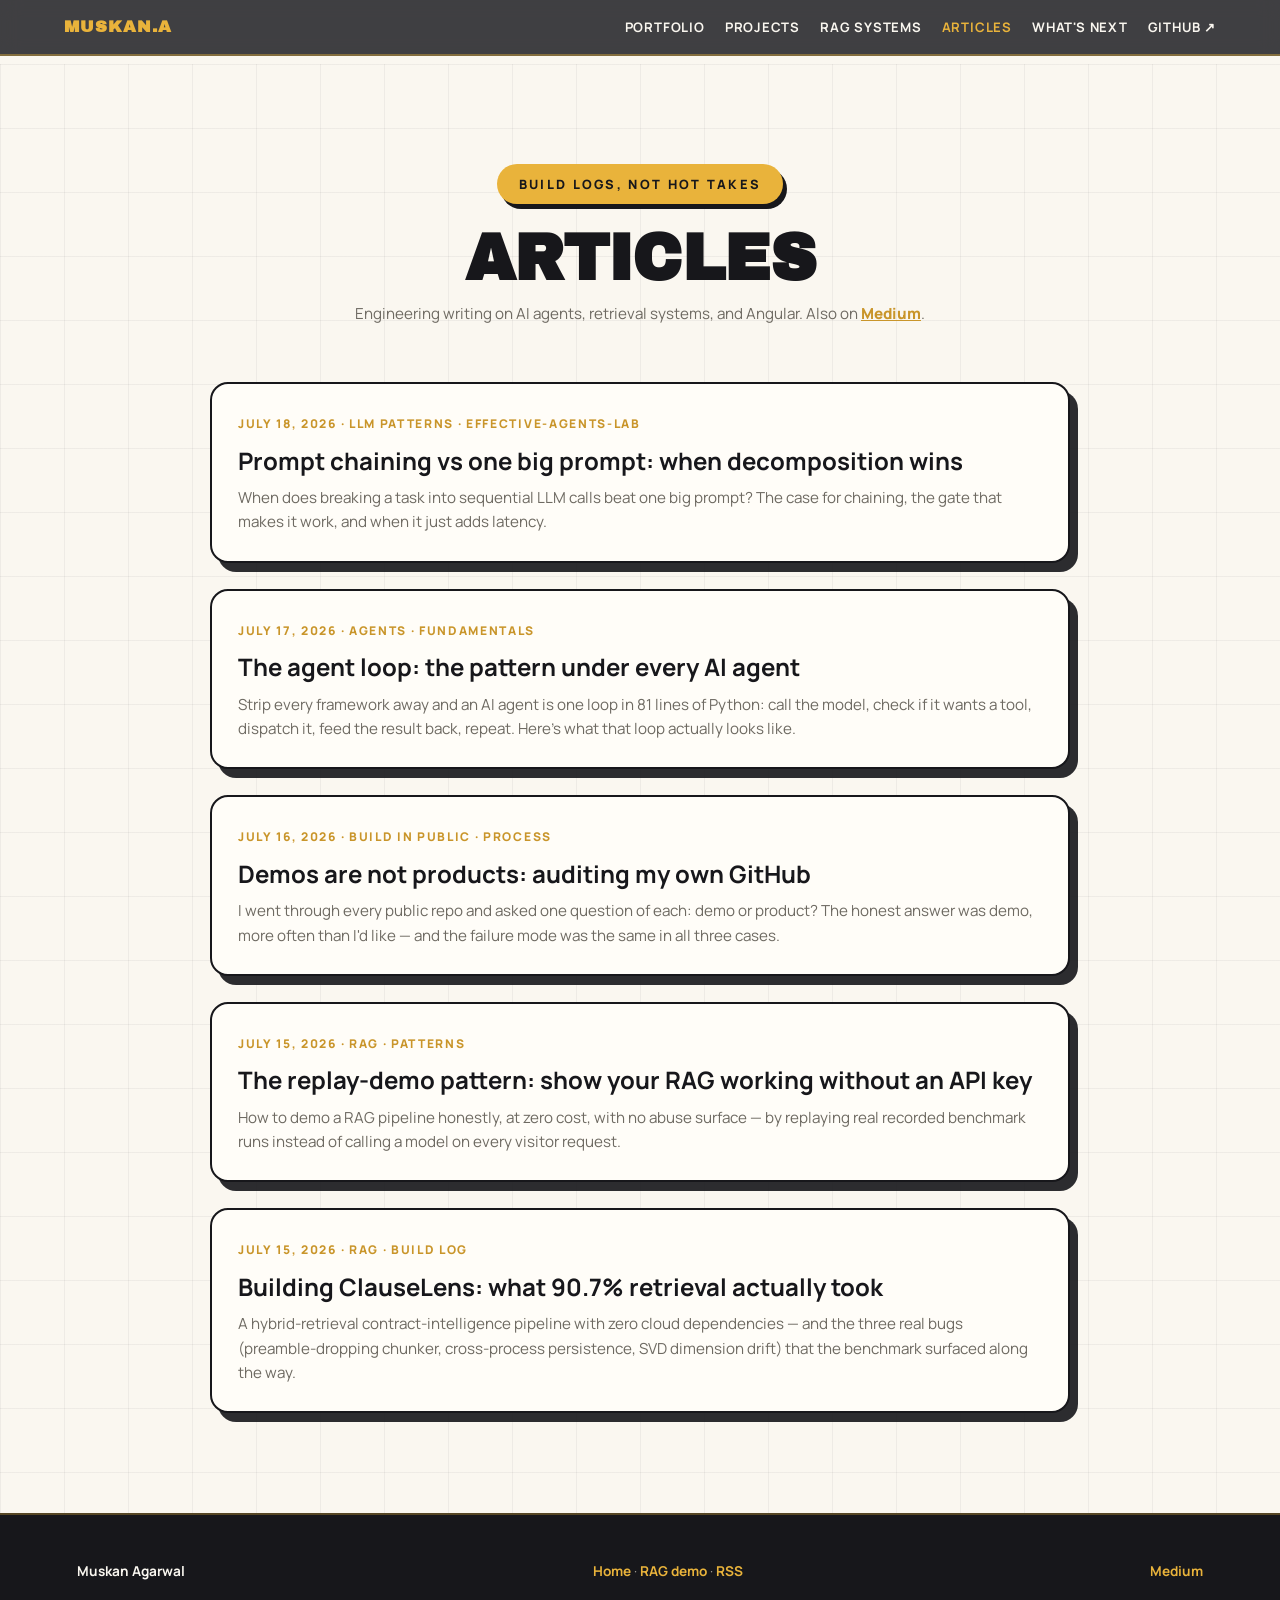
<file: articles/index.html>
<!DOCTYPE html>
<html lang="en">
<head>
<meta charset="UTF-8">
<meta name="viewport" content="width=device-width, initial-scale=1.0">
<title>Articles — Muskan Agarwal</title>
<meta name="description" content="Engineering writing by Muskan Agarwal: AI agents, RAG systems, Angular performance, and honest build logs. New posts near-daily.">
<link rel="canonical" href="https://muskanagarwal.dev/articles/">
<meta property="og:type" content="website">
<meta property="og:title" content="Articles — Muskan Agarwal">
<meta property="og:description" content="AI agents, RAG systems, Angular performance, honest build logs.">
<meta property="og:url" content="https://muskanagarwal.dev/articles/">
<meta property="og:image" content="https://muskanagarwal.dev/assets/og/articles.png">
<meta name="twitter:image" content="https://muskanagarwal.dev/assets/og/articles.png">
<link rel="icon" type="image/svg+xml" href="/assets/favicon.svg">
<link rel="apple-touch-icon" href="/assets/apple-touch-icon.png">
<link rel="alternate" type="application/rss+xml" title="Muskan Agarwal — Articles" href="/articles/feed.xml">
<link rel="preconnect" href="https://fonts.googleapis.com">
<link rel="preconnect" href="https://fonts.gstatic.com" crossorigin>
<link href="https://fonts.googleapis.com/css2?family=Archivo+Black&family=Manrope:wght@400;600;700;800&display=swap" rel="stylesheet">
<link rel="stylesheet" href="/assets/site.css">
<style>
  .post-list{max-width:860px;margin:56px auto 0;text-align:left;display:flex;flex-direction:column;gap:26px}
  .post{display:block;text-decoration:none;color:var(--ink)}
  .post .date{font-size:.75rem;font-weight:800;letter-spacing:.14em;text-transform:uppercase;color:var(--gold-deep)}
  .post h2{font-size:1.5rem;margin:6px 0}
  .post p{color:var(--muted);font-size:.95rem}
  .post:hover h2{color:var(--gold-deep)}
</style>
</head>
<body>
<nav class="site-nav" aria-label="Main">
  <a class="logo" href="/">MUSKAN.A</a>
  <div class="links">
    <a href="/portfolio/">Portfolio</a><a href="/projects/">Projects</a><a href="/systems/">RAG Systems</a>
    <a href="/articles/" aria-current="page">Articles</a><a href="/plans/">What's Next</a>
    <a href="https://github.com/itsmuskanagarwal" rel="noopener" target="_blank">GitHub ↗</a>
  </div>
</nav>
<div class="nav-pad"></div>

<main class="section grid-paper center">
  <span class="kicker">Build logs, not hot takes</span>
  <h1 class="display sec-title">Articles</h1>
  <p class="sec-sub">Engineering writing on AI agents, retrieval systems, and Angular. Also on <a href="https://medium.com/@developerwhoismean" rel="noopener" style="color:var(--gold-deep);font-weight:800">Medium</a>.</p>

  <div class="post-list">
    <a class="post card" href="/articles/prompt-chaining-vs-monolith/">
      <span class="date">July 18, 2026 · LLM Patterns · effective-agents-lab</span>
      <h2>Prompt chaining vs one big prompt: when decomposition wins</h2>
      <p>When does breaking a task into sequential LLM calls beat one big prompt? The case for chaining, the gate that makes it work, and when it just adds latency.</p>
    </a>
    <a class="post card" href="/articles/agent-loop-fundamentals/">
      <span class="date">July 17, 2026 · Agents · Fundamentals</span>
      <h2>The agent loop: the pattern under every AI agent</h2>
      <p>Strip every framework away and an AI agent is one loop in 81 lines of Python: call the model, check if it wants a tool, dispatch it, feed the result back, repeat. Here's what that loop actually looks like.</p>
    </a>
    <a class="post card" href="/articles/demos-are-not-products/">
      <span class="date">July 16, 2026 · Build in public · Process</span>
      <h2>Demos are not products: auditing my own GitHub</h2>
      <p>I went through every public repo and asked one question of each: demo or product? The honest answer was demo, more often than I'd like — and the failure mode was the same in all three cases.</p>
    </a>
    <a class="post card" href="/articles/rag-replay-demo-pattern/">
      <span class="date">July 15, 2026 · RAG · Patterns</span>
      <h2>The replay-demo pattern: show your RAG working without an API key</h2>
      <p>How to demo a RAG pipeline honestly, at zero cost, with no abuse surface — by replaying real recorded benchmark runs instead of calling a model on every visitor request.</p>
    </a>
    <a class="post card" href="/articles/building-clauselens-rag/">
      <span class="date">July 15, 2026 · RAG · Build log</span>
      <h2>Building ClauseLens: what 90.7% retrieval actually took</h2>
      <p>A hybrid-retrieval contract-intelligence pipeline with zero cloud dependencies — and the three real bugs (preamble-dropping chunker, cross-process persistence, SVD dimension drift) that the benchmark surfaced along the way.</p>
    </a>
  </div>
</main>

<footer class="site-footer">
  <b>Muskan Agarwal</b>
  <span><a href="/">Home</a> · <a href="/systems/">RAG demo</a> · <a href="/articles/feed.xml">RSS</a></span>
  <span><a href="https://medium.com/@developerwhoismean" rel="noopener">Medium</a></span>
</footer>
</body>
</html>
</file>
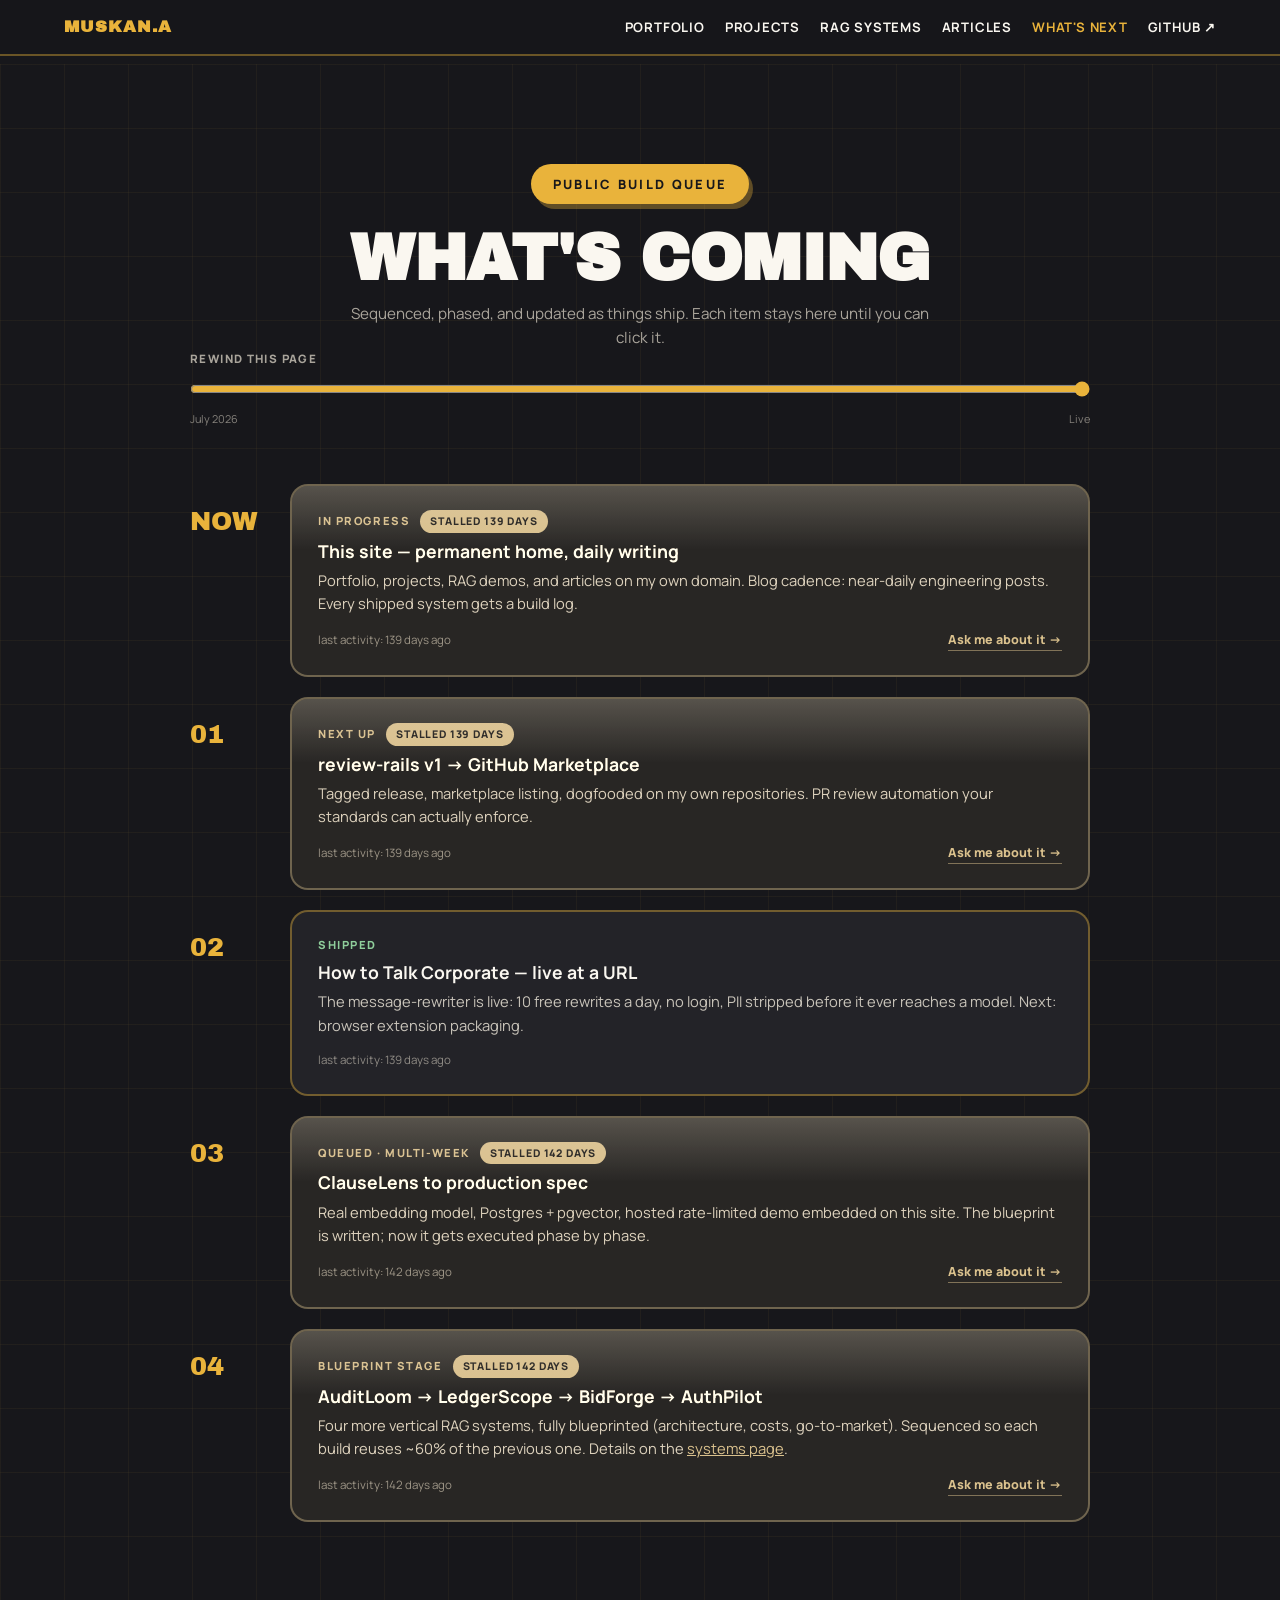
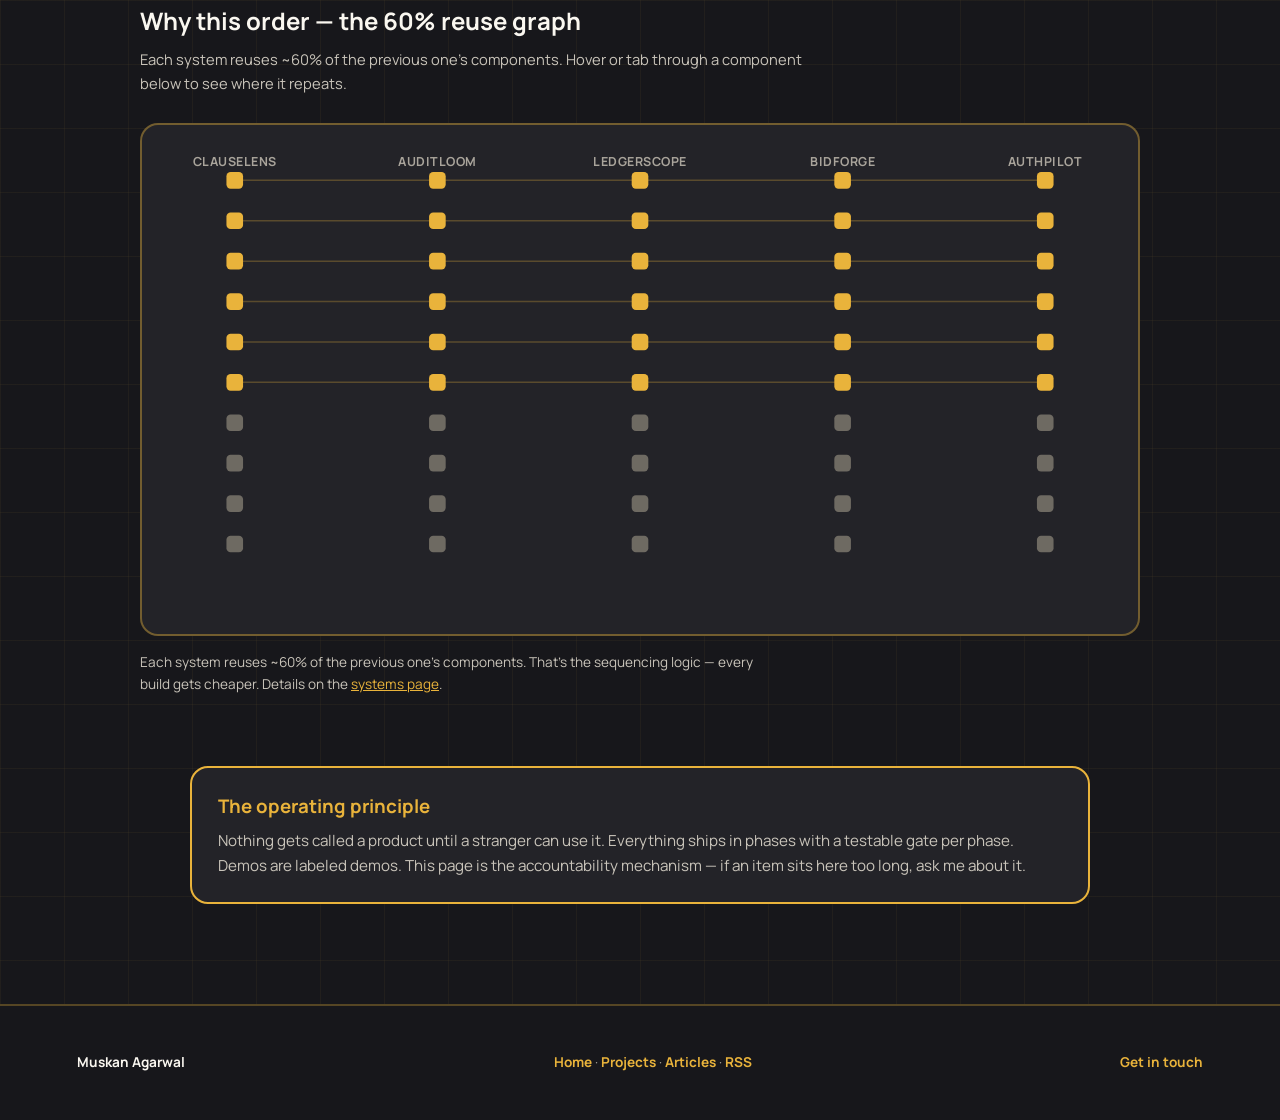
<file: plans/index.html>
<!DOCTYPE html>
<html lang="en">
<head>
<meta charset="UTF-8">
<meta name="viewport" content="width=device-width, initial-scale=1.0">
<title>What's Next — Roadmap | Muskan Agarwal</title>
<meta name="description" content="Muskan Agarwal's public build queue: products in progress, RAG blueprints waiting their turn, and the sequencing logic behind them.">
<link rel="canonical" href="https://muskanagarwal.dev/plans/">
<meta property="og:type" content="website">
<meta property="og:title" content="What's Next — Muskan Agarwal's public roadmap">
<meta property="og:description" content="Products in progress, blueprints queued, sequencing logic. Updated as things ship.">
<meta property="og:url" content="https://muskanagarwal.dev/plans/">
<meta property="og:image" content="https://muskanagarwal.dev/assets/og/plans.png">
<meta name="twitter:image" content="https://muskanagarwal.dev/assets/og/plans.png">
<link rel="icon" type="image/svg+xml" href="/assets/favicon.svg">
<link rel="apple-touch-icon" href="/assets/apple-touch-icon.png">
<link rel="preconnect" href="https://fonts.googleapis.com">
<link rel="preconnect" href="https://fonts.gstatic.com" crossorigin>
<link href="https://fonts.googleapis.com/css2?family=Archivo+Black&family=Manrope:wght@400;600;700;800&display=swap" rel="stylesheet">
<link rel="stylesheet" href="/assets/site.css">
<link rel="alternate" type="application/rss+xml" title="Muskan Agarwal — Articles" href="/articles/feed.xml">
<style>
  .queue{max-width:900px;margin:56px auto 0;text-align:left;display:flex;flex-direction:column;gap:20px}
  .q-item{display:flex;gap:24px;align-items:flex-start}
  .q-item .ph{font-family:'Archivo Black';color:var(--gold);font-size:1.6rem;min-width:76px;padding-top:18px}
  .q-item .card-dark{flex:1;position:relative;overflow:hidden;transition:filter .25s}
  .q-item h3{color:var(--cream);font-size:1.1rem;margin-bottom:4px}
  .q-item .when{font-size:.7rem;font-weight:800;letter-spacing:.14em;text-transform:uppercase;color:var(--gold);margin-bottom:8px}
  .q-item .when.shipped{color:#8FCE9B}
  .q-item p{font-size:.92rem;color:#C9C4BA}
  .q-item .q-head{display:flex;align-items:center;gap:10px;flex-wrap:wrap;margin-bottom:4px}
  .q-item .q-head .when{margin-bottom:0}
  .q-item .q-foot{display:flex;align-items:center;justify-content:space-between;gap:14px;flex-wrap:wrap;margin-top:14px}
  .q-item .freshness{font-size:.72rem;color:var(--muted-l);opacity:.8}

  /* staleness states — CSS only, filter/pseudo-element, no canvas */
  .q-item.stale-mid .card-dark{filter:saturate(.75)}
  .q-item.stale-mid .card-dark::before{content:"";position:absolute;top:0;left:0;right:0;height:46px;background:linear-gradient(to bottom,rgba(201,196,186,.16),transparent);pointer-events:none}
  .q-item.stale-high .card-dark{filter:saturate(.45) sepia(.35)}
  .q-item.stale-high .card-dark::before{content:"";position:absolute;top:0;left:0;right:0;height:64px;background:linear-gradient(to bottom,rgba(201,196,186,.26),transparent);pointer-events:none}
  .stale-badge{display:inline-block;font-size:.66rem;font-weight:800;letter-spacing:.08em;text-transform:uppercase;color:var(--ink);background:var(--gold);padding:3px 10px;border-radius:999px}
  .stale-badge-mid{background:transparent;color:var(--muted-l);border:1.5px solid rgba(233,179,59,.4)}
  .ask-btn{font-size:.78rem;font-weight:800;color:var(--gold);text-decoration:none;border-bottom:1.5px solid rgba(233,179,59,.5);transition:border-color .2s}
  .ask-btn:hover{border-color:var(--gold)}

  /* shipped items: subtle shine sweep on hover instead of desaturation */
  .q-item.shipped .card-dark{position:relative}
  .q-item.shipped .card-dark::after{content:"";position:absolute;top:0;left:-60%;width:40%;height:100%;background:linear-gradient(100deg,transparent,rgba(233,179,59,.16),transparent);transform:skewX(-20deg);transition:left .5s ease;pointer-events:none}
  .q-item.shipped .card-dark:hover::after{left:120%}

  .principle{max-width:900px;margin:70px auto 0;text-align:left}
  .principle .card-dark{border-color:var(--gold)}

  /* time machine scrubber */
  .rewind{max-width:900px;margin:0 auto 40px;text-align:left}
  .rewind-label{font-size:.72rem;font-weight:800;letter-spacing:.12em;text-transform:uppercase;color:var(--muted-l);margin-bottom:10px;display:block}
  .rewind input[type=range]{width:100%;accent-color:var(--gold);cursor:pointer}
  .rewind-ticks{display:flex;justify-content:space-between;font-size:.68rem;color:var(--muted-l);margin-top:6px;opacity:.75}
  .rewind-banner{margin-top:14px;padding:12px 16px;border-radius:12px;border:1.5px dashed rgba(233,179,59,.5);color:var(--cream);font-size:.85rem;background:rgba(233,179,59,.06)}
  .rewind-banner[hidden]{display:none}
  main.rewind-active{position:relative}
  main.rewind-active::before{content:"";position:fixed;inset:0;pointer-events:none;background:rgba(140,110,50,.06);mix-blend-mode:multiply;z-index:0;transition:opacity .3s}
  main.rewind-active-instant::before{transition:none}

  /* reuse graph section */
  .reuse-section{max-width:1000px;margin:80px auto 0;text-align:left}
  .reuse-section h2{color:var(--cream);font-size:1.5rem;margin-bottom:8px}
  .reuse-section .sub{color:#C9C4BA;font-size:.92rem;max-width:680px;margin-bottom:28px}
  .reuse-graph-card{background:var(--ink-2);border:2px solid rgba(233,179,59,.4);border-radius:var(--radius);padding:20px 20px 12px}
  .reuse-svg{width:100%;height:auto;display:block}
  .reuse-sq{fill:var(--muted);stroke:none;cursor:pointer;transition:fill .15s,transform .15s;transform-box:fill-box;transform-origin:center}
  .reuse-sq.reused{fill:var(--gold)}
  .reuse-sq:hover,.reuse-sq:focus,.reuse-sq.hl{fill:#FFD873;transform:scale(1.35);outline:none}
  .reuse-sq.new:hover,.reuse-sq.new:focus,.reuse-sq.new.hl{fill:var(--cream-2)}
  .reuse-line{stroke:rgba(233,179,59,.28);stroke-width:1.5;transition:stroke .15s,stroke-width .15s}
  .reuse-line.hl{stroke:#FFD873;stroke-width:2.5}
  .reuse-col-label{fill:var(--muted-l);font-size:12px;font-family:'Manrope',sans-serif;font-weight:700;text-transform:uppercase;letter-spacing:.04em}
  .reuse-caption-live{min-height:20px;margin-top:10px;font-size:.85rem;color:var(--gold);font-weight:700}
  .reuse-caption{color:#C9C4BA;font-size:.85rem;margin-top:16px;max-width:640px}
  .reuse-caption a{color:var(--gold)}
</style>
</head>
<body class="section-dark">
<nav class="site-nav" aria-label="Main">
  <a class="logo" href="/">MUSKAN.A</a>
  <div class="links">
    <a href="/portfolio/">Portfolio</a><a href="/projects/">Projects</a><a href="/systems/">RAG Systems</a>
    <a href="/articles/">Articles</a><a href="/plans/" aria-current="page">What's Next</a>
    <a href="https://github.com/itsmuskanagarwal" rel="noopener" target="_blank">GitHub ↗</a>
  </div>
</nav>
<div class="nav-pad"></div>

<main class="section dark-paper center">
  <span class="kicker">Public build queue</span>
  <h1 class="display sec-title">What's Coming</h1>
  <p class="sec-sub" style="max-width:600px;margin:0 auto">Sequenced, phased, and updated as things ship. Each item stays here until you can click it.</p>

  <div class="rewind">
    <span class="rewind-label">Rewind this page</span>
    <input type="range" min="0" max="0" value="0" aria-label="Rewind roadmap to a past snapshot">
    <div class="rewind-ticks"></div>
    <p class="rewind-banner" hidden></p>
  </div>

  <div class="queue" id="plans-queue"></div>

  <noscript>
    <div class="queue">
      <div class="q-item"><div class="ph">NOW</div><div class="card-dark">
        <div class="when">In progress</div>
        <h3>This site — permanent home, daily writing</h3>
        <p>Portfolio, projects, RAG demos, and articles on my own domain. Blog cadence: near-daily engineering posts. Every shipped system gets a build log.</p>
      </div></div>
      <div class="q-item"><div class="ph">01</div><div class="card-dark">
        <div class="when">Next up</div>
        <h3>review-rails v1 → GitHub Marketplace</h3>
        <p>Tagged release, marketplace listing, dogfooded on my own repositories. PR review automation your standards can actually enforce.</p>
      </div></div>
      <div class="q-item"><div class="ph">02</div><div class="card-dark">
        <div class="when shipped">Shipped</div>
        <h3>How to Talk Corporate — live at a URL</h3>
        <p>The message-rewriter is live: 10 free rewrites a day, no login, PII stripped before it ever reaches a model. Next: browser extension packaging.</p>
      </div></div>
      <div class="q-item"><div class="ph">03</div><div class="card-dark">
        <div class="when">Queued · multi-week</div>
        <h3>ClauseLens to production spec</h3>
        <p>Real embedding model, Postgres + pgvector, hosted rate-limited demo embedded on this site. The blueprint is written; now it gets executed phase by phase.</p>
      </div></div>
      <div class="q-item"><div class="ph">04</div><div class="card-dark">
        <div class="when">Blueprint stage</div>
        <h3>AuditLoom → LedgerScope → BidForge → AuthPilot</h3>
        <p>Four more vertical RAG systems, fully blueprinted (architecture, costs, go-to-market). Sequenced so each build reuses ~60% of the previous one. Details on the <a href="/systems/" style="color:var(--gold)">systems page</a>.</p>
      </div></div>
    </div>
  </noscript>

  <section class="reuse-section" id="reuse-graph" aria-labelledby="reuse-graph-h">
    <h2 id="reuse-graph-h">Why this order — the 60% reuse graph</h2>
    <p class="sub">Each system reuses ~60% of the previous one's components. Hover or tab through a component below to see where it repeats.</p>
    <div class="reuse-graph-card">
      <svg class="reuse-svg" viewBox="0 0 920 430" role="img" aria-label="Component reuse graph across five RAG systems" xmlns="http://www.w3.org/2000/svg">
<g class="reuse-lines">
<line class="reuse-line" data-ci="0" x1="70.0" y1="34.0" x2="265.0" y2="34.0"/>
<line class="reuse-line" data-ci="0" x1="265.0" y1="34.0" x2="460.0" y2="34.0"/>
<line class="reuse-line" data-ci="0" x1="460.0" y1="34.0" x2="655.0" y2="34.0"/>
<line class="reuse-line" data-ci="0" x1="655.0" y1="34.0" x2="850.0" y2="34.0"/>
<line class="reuse-line" data-ci="1" x1="70.0" y1="72.9" x2="265.0" y2="72.9"/>
<line class="reuse-line" data-ci="1" x1="265.0" y1="72.9" x2="460.0" y2="72.9"/>
<line class="reuse-line" data-ci="1" x1="460.0" y1="72.9" x2="655.0" y2="72.9"/>
<line class="reuse-line" data-ci="1" x1="655.0" y1="72.9" x2="850.0" y2="72.9"/>
<line class="reuse-line" data-ci="2" x1="70.0" y1="111.8" x2="265.0" y2="111.8"/>
<line class="reuse-line" data-ci="2" x1="265.0" y1="111.8" x2="460.0" y2="111.8"/>
<line class="reuse-line" data-ci="2" x1="460.0" y1="111.8" x2="655.0" y2="111.8"/>
<line class="reuse-line" data-ci="2" x1="655.0" y1="111.8" x2="850.0" y2="111.8"/>
<line class="reuse-line" data-ci="3" x1="70.0" y1="150.7" x2="265.0" y2="150.7"/>
<line class="reuse-line" data-ci="3" x1="265.0" y1="150.7" x2="460.0" y2="150.7"/>
<line class="reuse-line" data-ci="3" x1="460.0" y1="150.7" x2="655.0" y2="150.7"/>
<line class="reuse-line" data-ci="3" x1="655.0" y1="150.7" x2="850.0" y2="150.7"/>
<line class="reuse-line" data-ci="4" x1="70.0" y1="189.6" x2="265.0" y2="189.6"/>
<line class="reuse-line" data-ci="4" x1="265.0" y1="189.6" x2="460.0" y2="189.6"/>
<line class="reuse-line" data-ci="4" x1="460.0" y1="189.6" x2="655.0" y2="189.6"/>
<line class="reuse-line" data-ci="4" x1="655.0" y1="189.6" x2="850.0" y2="189.6"/>
<line class="reuse-line" data-ci="5" x1="70.0" y1="228.4" x2="265.0" y2="228.4"/>
<line class="reuse-line" data-ci="5" x1="265.0" y1="228.4" x2="460.0" y2="228.4"/>
<line class="reuse-line" data-ci="5" x1="460.0" y1="228.4" x2="655.0" y2="228.4"/>
<line class="reuse-line" data-ci="5" x1="655.0" y1="228.4" x2="850.0" y2="228.4"/>
</g>
<g class="reuse-col-labels">
<text class="reuse-col-label" x="70.0" y="20.0" text-anchor="middle">ClauseLens</text>
<text class="reuse-col-label" x="265.0" y="20.0" text-anchor="middle">AuditLoom</text>
<text class="reuse-col-label" x="460.0" y="20.0" text-anchor="middle">LedgerScope</text>
<text class="reuse-col-label" x="655.0" y="20.0" text-anchor="middle">BidForge</text>
<text class="reuse-col-label" x="850.0" y="20.0" text-anchor="middle">AuthPilot</text>
</g>
<g class="reuse-col" data-system="ClauseLens">
<rect class="reuse-sq reused" data-ci="0" data-component="ingestion" data-reused="true" tabindex="0" role="button" aria-label="ingestion, ClauseLens, reused component" x="62.0" y="26.0" width="16" height="16" rx="4"/>
<rect class="reuse-sq reused" data-ci="1" data-component="chunking" data-reused="true" tabindex="0" role="button" aria-label="chunking, ClauseLens, reused component" x="62.0" y="64.9" width="16" height="16" rx="4"/>
<rect class="reuse-sq reused" data-ci="2" data-component="embedding" data-reused="true" tabindex="0" role="button" aria-label="embedding, ClauseLens, reused component" x="62.0" y="103.8" width="16" height="16" rx="4"/>
<rect class="reuse-sq reused" data-ci="3" data-component="vector-store" data-reused="true" tabindex="0" role="button" aria-label="vector-store, ClauseLens, reused component" x="62.0" y="142.7" width="16" height="16" rx="4"/>
<rect class="reuse-sq reused" data-ci="4" data-component="retrieval" data-reused="true" tabindex="0" role="button" aria-label="retrieval, ClauseLens, reused component" x="62.0" y="181.6" width="16" height="16" rx="4"/>
<rect class="reuse-sq reused" data-ci="5" data-component="reranking" data-reused="true" tabindex="0" role="button" aria-label="reranking, ClauseLens, reused component" x="62.0" y="220.4" width="16" height="16" rx="4"/>
<rect class="reuse-sq new" data-ci="6" data-component="prompt-assembly" data-reused="false" tabindex="0" role="button" aria-label="prompt-assembly, ClauseLens, new component" x="62.0" y="259.3" width="16" height="16" rx="4"/>
<rect class="reuse-sq new" data-ci="7" data-component="eval-harness" data-reused="false" tabindex="0" role="button" aria-label="eval-harness, ClauseLens, new component" x="62.0" y="298.2" width="16" height="16" rx="4"/>
<rect class="reuse-sq new" data-ci="8" data-component="api-layer" data-reused="false" tabindex="0" role="button" aria-label="api-layer, ClauseLens, new component" x="62.0" y="337.1" width="16" height="16" rx="4"/>
<rect class="reuse-sq new" data-ci="9" data-component="ui" data-reused="false" tabindex="0" role="button" aria-label="ui, ClauseLens, new component" x="62.0" y="376.0" width="16" height="16" rx="4"/>
</g>
<g class="reuse-col" data-system="AuditLoom">
<rect class="reuse-sq reused" data-ci="0" data-component="ingestion" data-reused="true" tabindex="0" role="button" aria-label="ingestion, AuditLoom, reused component" x="257.0" y="26.0" width="16" height="16" rx="4"/>
<rect class="reuse-sq reused" data-ci="1" data-component="chunking" data-reused="true" tabindex="0" role="button" aria-label="chunking, AuditLoom, reused component" x="257.0" y="64.9" width="16" height="16" rx="4"/>
<rect class="reuse-sq reused" data-ci="2" data-component="embedding" data-reused="true" tabindex="0" role="button" aria-label="embedding, AuditLoom, reused component" x="257.0" y="103.8" width="16" height="16" rx="4"/>
<rect class="reuse-sq reused" data-ci="3" data-component="vector-store" data-reused="true" tabindex="0" role="button" aria-label="vector-store, AuditLoom, reused component" x="257.0" y="142.7" width="16" height="16" rx="4"/>
<rect class="reuse-sq reused" data-ci="4" data-component="retrieval" data-reused="true" tabindex="0" role="button" aria-label="retrieval, AuditLoom, reused component" x="257.0" y="181.6" width="16" height="16" rx="4"/>
<rect class="reuse-sq reused" data-ci="5" data-component="reranking" data-reused="true" tabindex="0" role="button" aria-label="reranking, AuditLoom, reused component" x="257.0" y="220.4" width="16" height="16" rx="4"/>
<rect class="reuse-sq new" data-ci="6" data-component="prompt-assembly" data-reused="false" tabindex="0" role="button" aria-label="prompt-assembly, AuditLoom, new component" x="257.0" y="259.3" width="16" height="16" rx="4"/>
<rect class="reuse-sq new" data-ci="7" data-component="eval-harness" data-reused="false" tabindex="0" role="button" aria-label="eval-harness, AuditLoom, new component" x="257.0" y="298.2" width="16" height="16" rx="4"/>
<rect class="reuse-sq new" data-ci="8" data-component="api-layer" data-reused="false" tabindex="0" role="button" aria-label="api-layer, AuditLoom, new component" x="257.0" y="337.1" width="16" height="16" rx="4"/>
<rect class="reuse-sq new" data-ci="9" data-component="ui" data-reused="false" tabindex="0" role="button" aria-label="ui, AuditLoom, new component" x="257.0" y="376.0" width="16" height="16" rx="4"/>
</g>
<g class="reuse-col" data-system="LedgerScope">
<rect class="reuse-sq reused" data-ci="0" data-component="ingestion" data-reused="true" tabindex="0" role="button" aria-label="ingestion, LedgerScope, reused component" x="452.0" y="26.0" width="16" height="16" rx="4"/>
<rect class="reuse-sq reused" data-ci="1" data-component="chunking" data-reused="true" tabindex="0" role="button" aria-label="chunking, LedgerScope, reused component" x="452.0" y="64.9" width="16" height="16" rx="4"/>
<rect class="reuse-sq reused" data-ci="2" data-component="embedding" data-reused="true" tabindex="0" role="button" aria-label="embedding, LedgerScope, reused component" x="452.0" y="103.8" width="16" height="16" rx="4"/>
<rect class="reuse-sq reused" data-ci="3" data-component="vector-store" data-reused="true" tabindex="0" role="button" aria-label="vector-store, LedgerScope, reused component" x="452.0" y="142.7" width="16" height="16" rx="4"/>
<rect class="reuse-sq reused" data-ci="4" data-component="retrieval" data-reused="true" tabindex="0" role="button" aria-label="retrieval, LedgerScope, reused component" x="452.0" y="181.6" width="16" height="16" rx="4"/>
<rect class="reuse-sq reused" data-ci="5" data-component="reranking" data-reused="true" tabindex="0" role="button" aria-label="reranking, LedgerScope, reused component" x="452.0" y="220.4" width="16" height="16" rx="4"/>
<rect class="reuse-sq new" data-ci="6" data-component="prompt-assembly" data-reused="false" tabindex="0" role="button" aria-label="prompt-assembly, LedgerScope, new component" x="452.0" y="259.3" width="16" height="16" rx="4"/>
<rect class="reuse-sq new" data-ci="7" data-component="eval-harness" data-reused="false" tabindex="0" role="button" aria-label="eval-harness, LedgerScope, new component" x="452.0" y="298.2" width="16" height="16" rx="4"/>
<rect class="reuse-sq new" data-ci="8" data-component="api-layer" data-reused="false" tabindex="0" role="button" aria-label="api-layer, LedgerScope, new component" x="452.0" y="337.1" width="16" height="16" rx="4"/>
<rect class="reuse-sq new" data-ci="9" data-component="ui" data-reused="false" tabindex="0" role="button" aria-label="ui, LedgerScope, new component" x="452.0" y="376.0" width="16" height="16" rx="4"/>
</g>
<g class="reuse-col" data-system="BidForge">
<rect class="reuse-sq reused" data-ci="0" data-component="ingestion" data-reused="true" tabindex="0" role="button" aria-label="ingestion, BidForge, reused component" x="647.0" y="26.0" width="16" height="16" rx="4"/>
<rect class="reuse-sq reused" data-ci="1" data-component="chunking" data-reused="true" tabindex="0" role="button" aria-label="chunking, BidForge, reused component" x="647.0" y="64.9" width="16" height="16" rx="4"/>
<rect class="reuse-sq reused" data-ci="2" data-component="embedding" data-reused="true" tabindex="0" role="button" aria-label="embedding, BidForge, reused component" x="647.0" y="103.8" width="16" height="16" rx="4"/>
<rect class="reuse-sq reused" data-ci="3" data-component="vector-store" data-reused="true" tabindex="0" role="button" aria-label="vector-store, BidForge, reused component" x="647.0" y="142.7" width="16" height="16" rx="4"/>
<rect class="reuse-sq reused" data-ci="4" data-component="retrieval" data-reused="true" tabindex="0" role="button" aria-label="retrieval, BidForge, reused component" x="647.0" y="181.6" width="16" height="16" rx="4"/>
<rect class="reuse-sq reused" data-ci="5" data-component="reranking" data-reused="true" tabindex="0" role="button" aria-label="reranking, BidForge, reused component" x="647.0" y="220.4" width="16" height="16" rx="4"/>
<rect class="reuse-sq new" data-ci="6" data-component="prompt-assembly" data-reused="false" tabindex="0" role="button" aria-label="prompt-assembly, BidForge, new component" x="647.0" y="259.3" width="16" height="16" rx="4"/>
<rect class="reuse-sq new" data-ci="7" data-component="eval-harness" data-reused="false" tabindex="0" role="button" aria-label="eval-harness, BidForge, new component" x="647.0" y="298.2" width="16" height="16" rx="4"/>
<rect class="reuse-sq new" data-ci="8" data-component="api-layer" data-reused="false" tabindex="0" role="button" aria-label="api-layer, BidForge, new component" x="647.0" y="337.1" width="16" height="16" rx="4"/>
<rect class="reuse-sq new" data-ci="9" data-component="ui" data-reused="false" tabindex="0" role="button" aria-label="ui, BidForge, new component" x="647.0" y="376.0" width="16" height="16" rx="4"/>
</g>
<g class="reuse-col" data-system="AuthPilot">
<rect class="reuse-sq reused" data-ci="0" data-component="ingestion" data-reused="true" tabindex="0" role="button" aria-label="ingestion, AuthPilot, reused component" x="842.0" y="26.0" width="16" height="16" rx="4"/>
<rect class="reuse-sq reused" data-ci="1" data-component="chunking" data-reused="true" tabindex="0" role="button" aria-label="chunking, AuthPilot, reused component" x="842.0" y="64.9" width="16" height="16" rx="4"/>
<rect class="reuse-sq reused" data-ci="2" data-component="embedding" data-reused="true" tabindex="0" role="button" aria-label="embedding, AuthPilot, reused component" x="842.0" y="103.8" width="16" height="16" rx="4"/>
<rect class="reuse-sq reused" data-ci="3" data-component="vector-store" data-reused="true" tabindex="0" role="button" aria-label="vector-store, AuthPilot, reused component" x="842.0" y="142.7" width="16" height="16" rx="4"/>
<rect class="reuse-sq reused" data-ci="4" data-component="retrieval" data-reused="true" tabindex="0" role="button" aria-label="retrieval, AuthPilot, reused component" x="842.0" y="181.6" width="16" height="16" rx="4"/>
<rect class="reuse-sq reused" data-ci="5" data-component="reranking" data-reused="true" tabindex="0" role="button" aria-label="reranking, AuthPilot, reused component" x="842.0" y="220.4" width="16" height="16" rx="4"/>
<rect class="reuse-sq new" data-ci="6" data-component="prompt-assembly" data-reused="false" tabindex="0" role="button" aria-label="prompt-assembly, AuthPilot, new component" x="842.0" y="259.3" width="16" height="16" rx="4"/>
<rect class="reuse-sq new" data-ci="7" data-component="eval-harness" data-reused="false" tabindex="0" role="button" aria-label="eval-harness, AuthPilot, new component" x="842.0" y="298.2" width="16" height="16" rx="4"/>
<rect class="reuse-sq new" data-ci="8" data-component="api-layer" data-reused="false" tabindex="0" role="button" aria-label="api-layer, AuthPilot, new component" x="842.0" y="337.1" width="16" height="16" rx="4"/>
<rect class="reuse-sq new" data-ci="9" data-component="ui" data-reused="false" tabindex="0" role="button" aria-label="ui, AuthPilot, new component" x="842.0" y="376.0" width="16" height="16" rx="4"/>
</g>
</svg>
      <p class="reuse-caption-live" aria-live="polite"></p>
    </div>
    <p class="reuse-caption">Each system reuses ~60% of the previous one's components. That's the sequencing logic — every build gets cheaper. Details on the <a href="/systems/">systems page</a>.</p>
  </section>

  <div class="principle">
    <div class="card-dark">
      <h3 style="color:var(--gold);margin-bottom:8px">The operating principle</h3>
      <p style="color:#C9C4BA;font-size:.95rem">Nothing gets called a product until a stranger can use it. Everything ships in phases with a testable gate per phase. Demos are labeled demos. This page is the accountability mechanism — if an item sits here too long, ask me about it.</p>
    </div>
  </div>
</main>

<footer class="site-footer">
  <b>Muskan Agarwal</b>
  <span><a href="/">Home</a> · <a href="/projects/">Projects</a> · <a href="/articles/">Articles</a> · <a href="/articles/feed.xml">RSS</a></span>
  <span><a href="mailto:hello@muskanagarwal.dev">Get in touch</a></span>
</footer>
<script src="/assets/plans.js" defer></script>
<script src="/assets/plans-reuse-graph.js" defer></script>
</body>
</html>
</file>
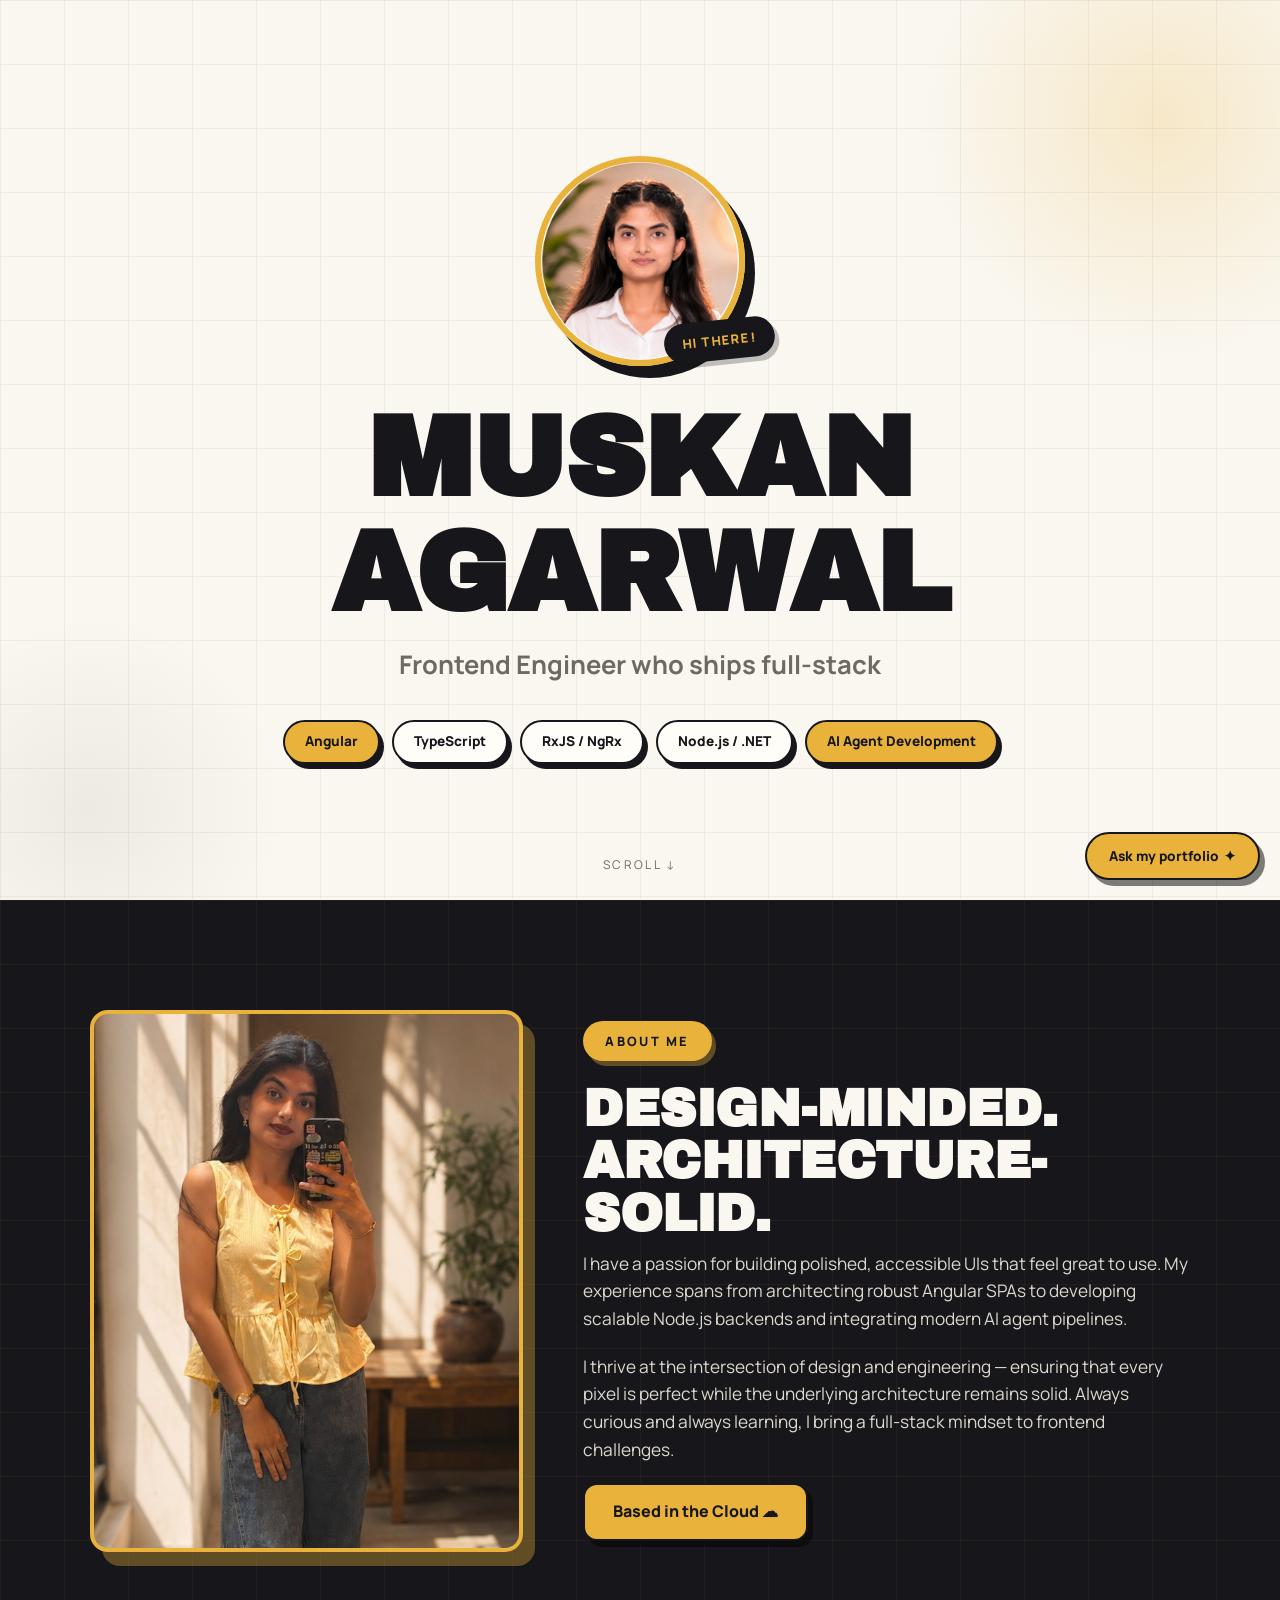
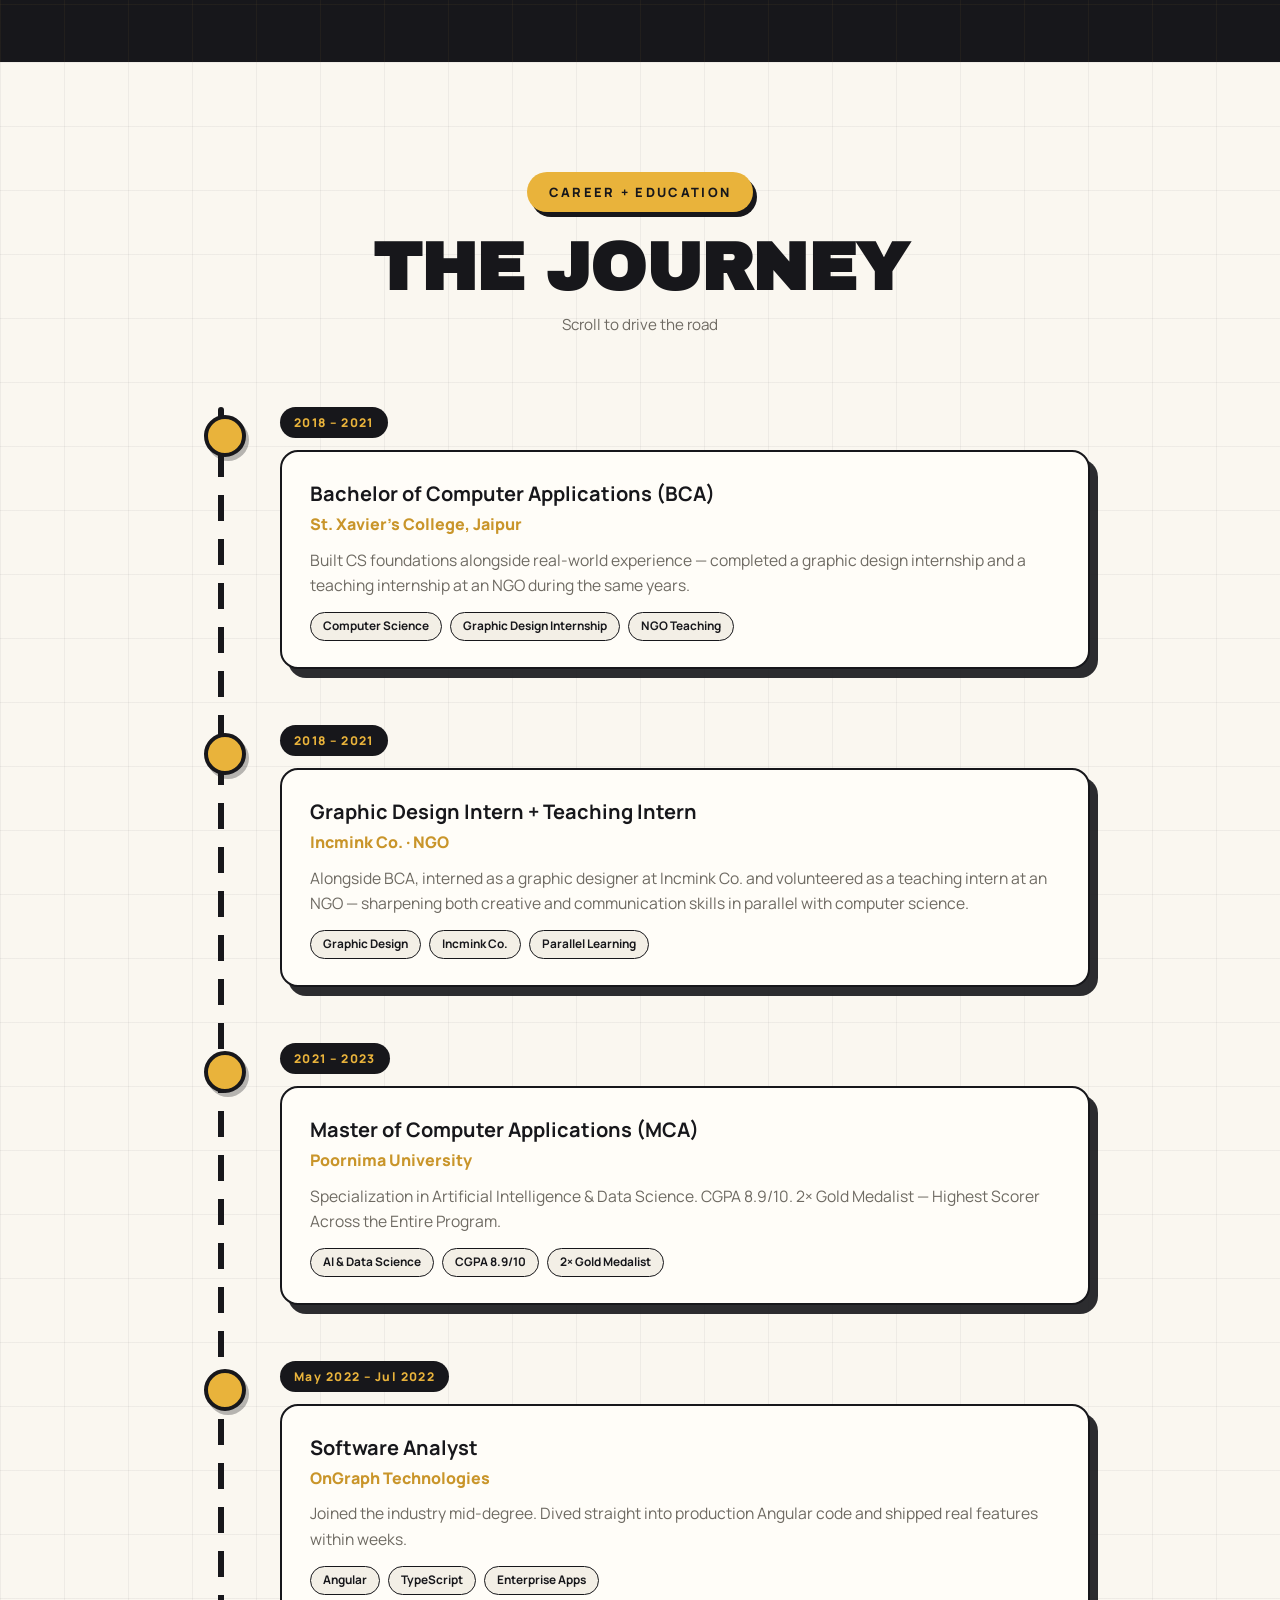
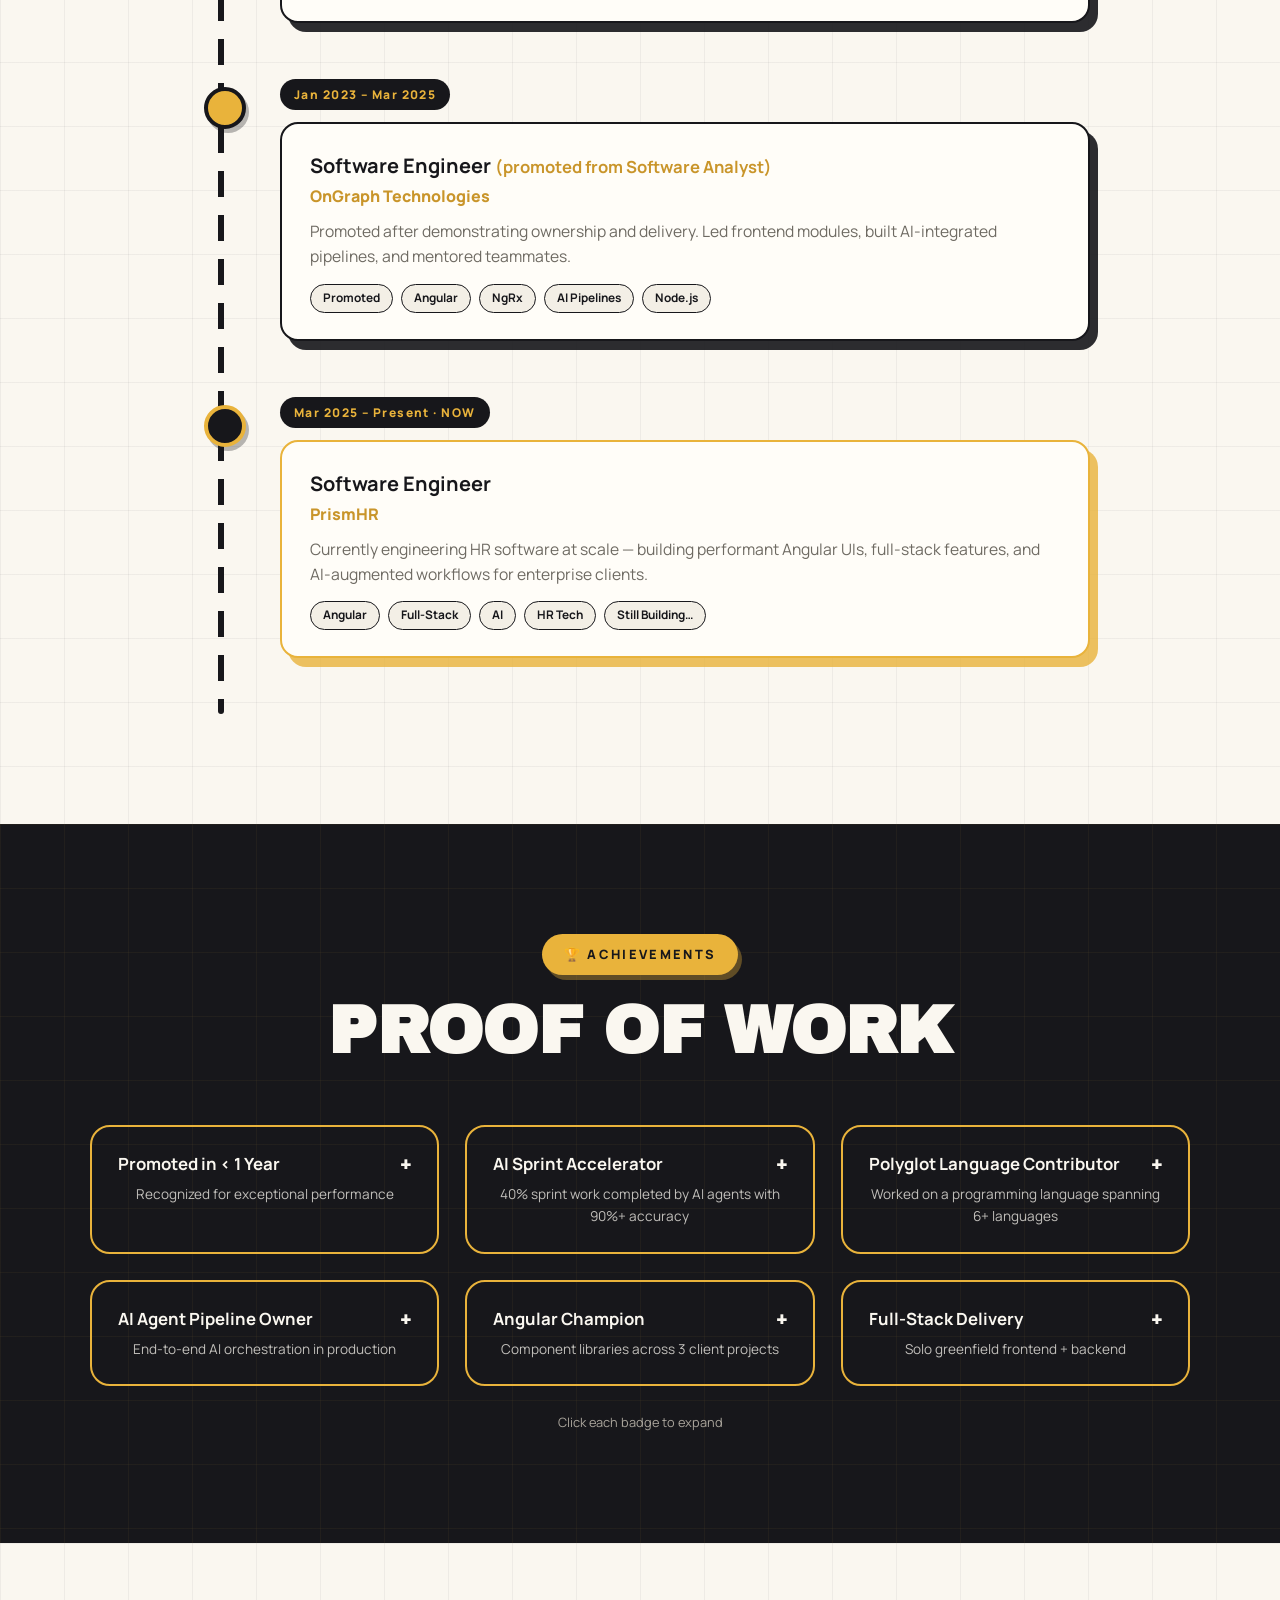
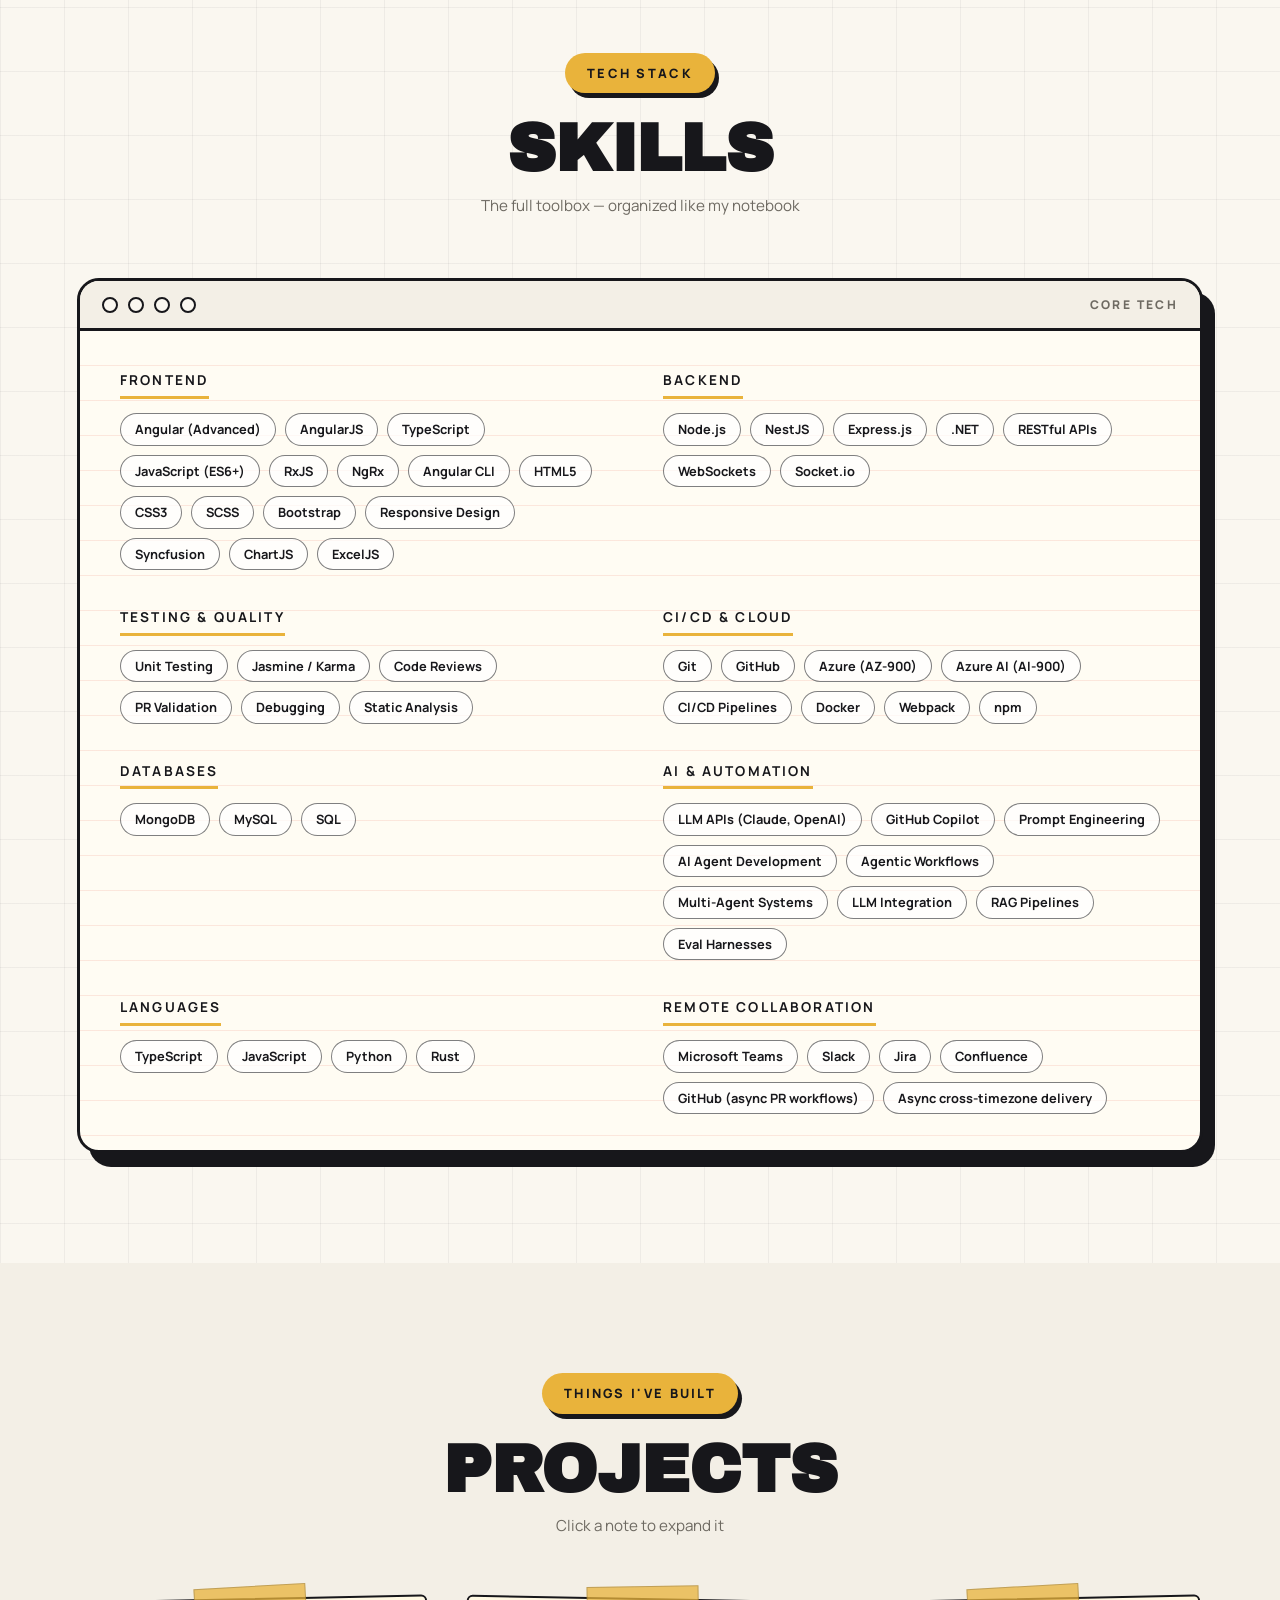
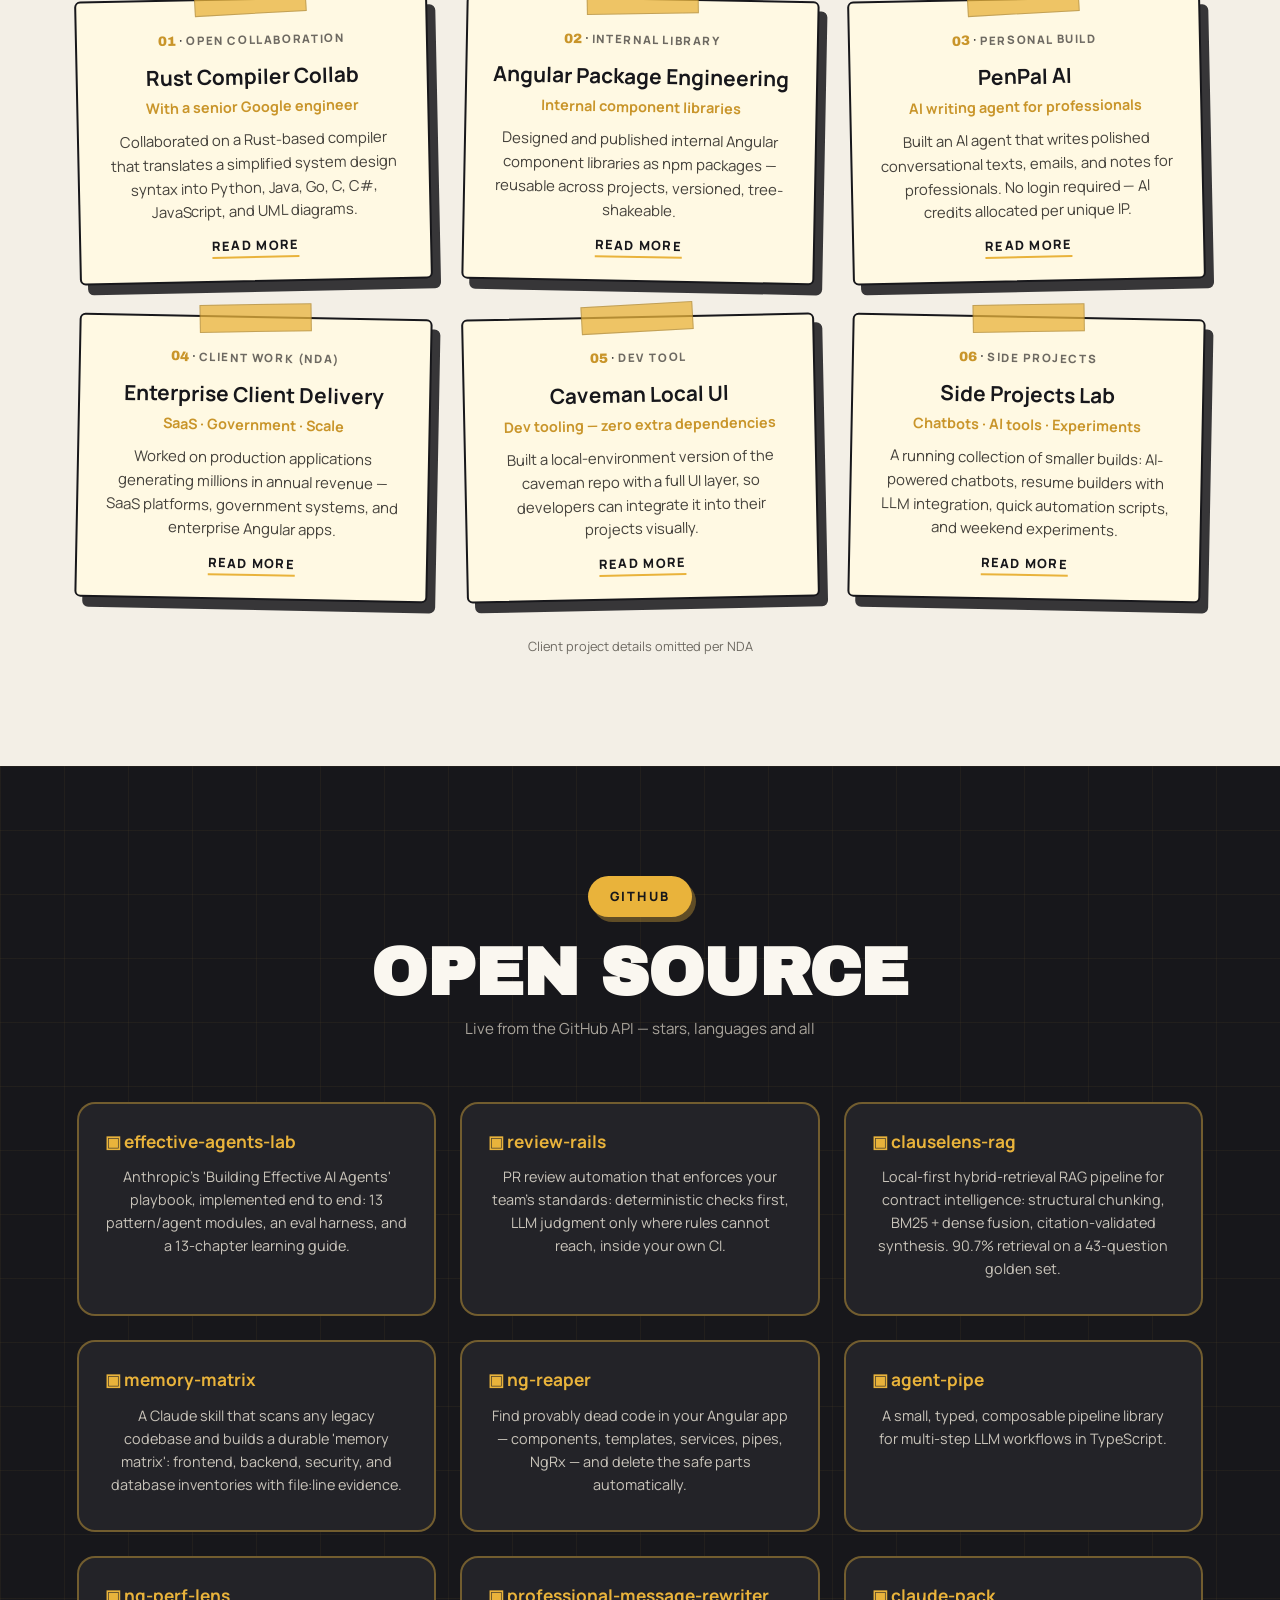
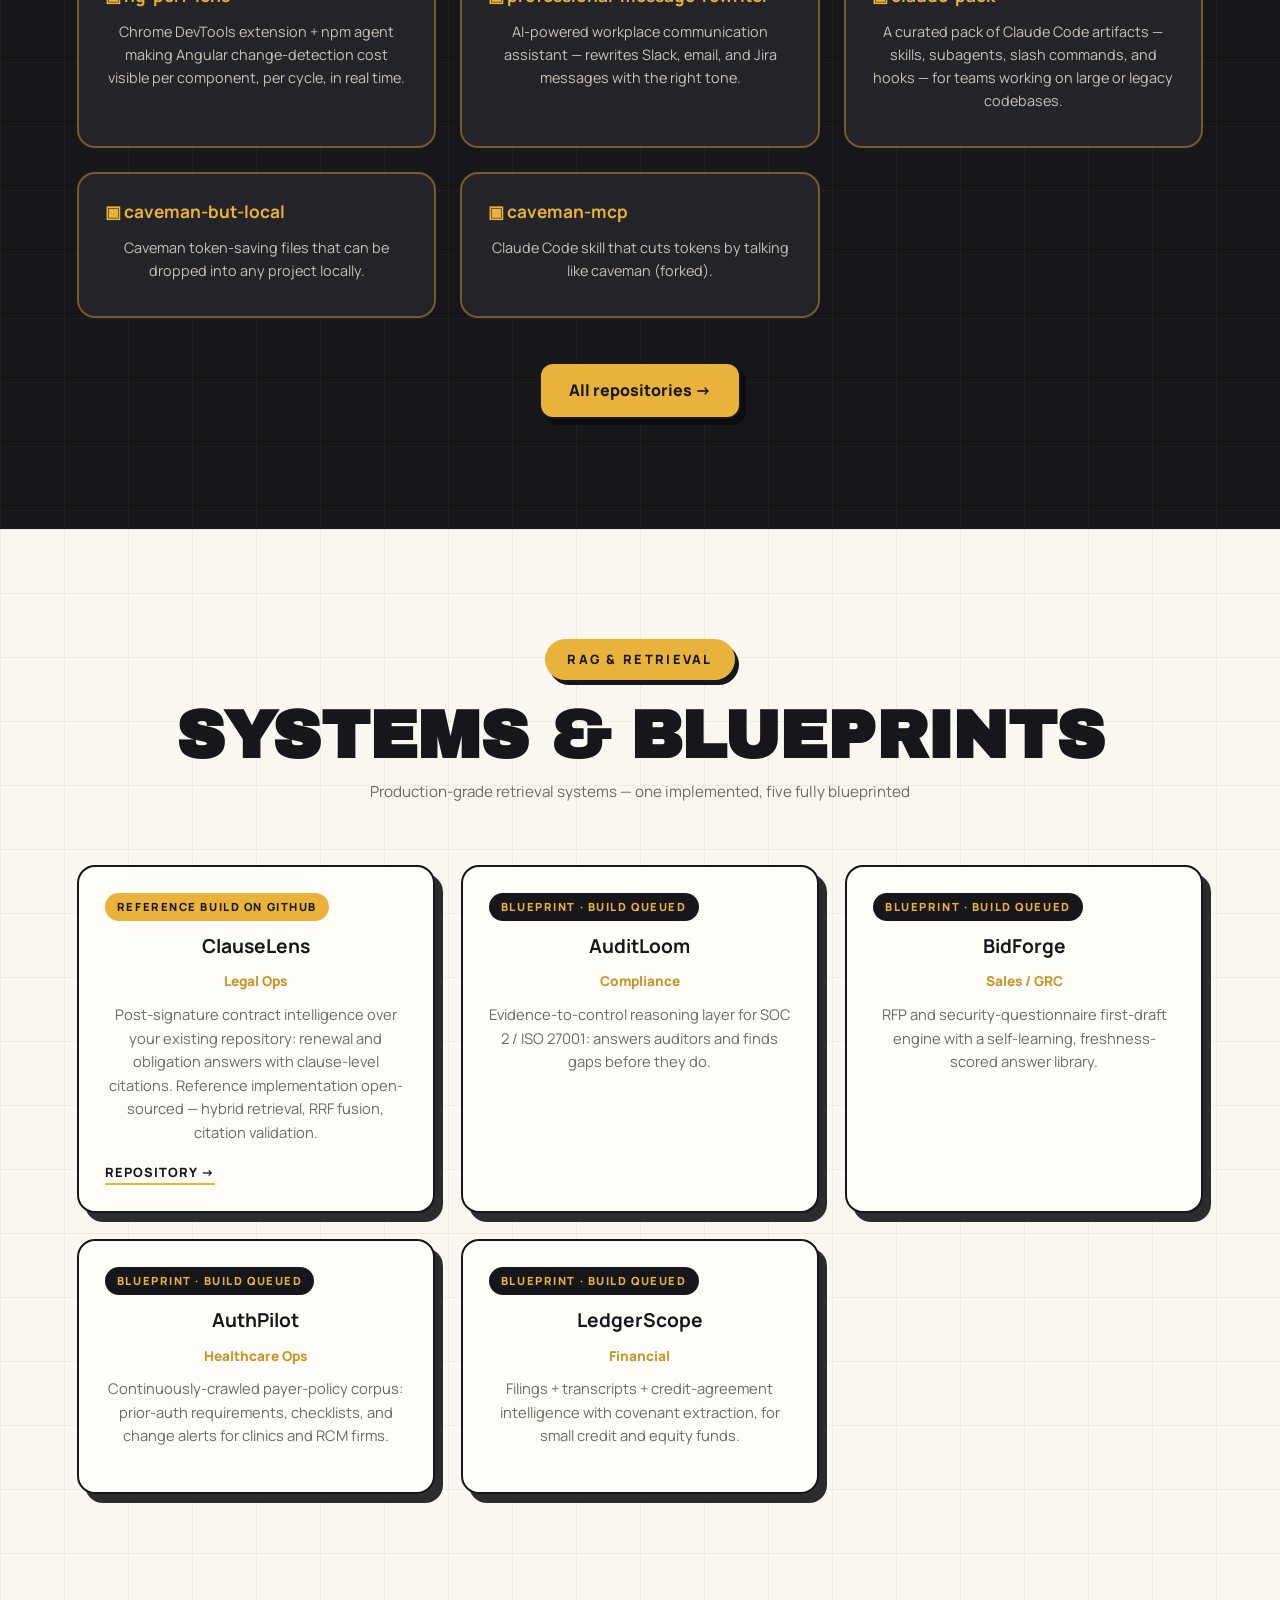
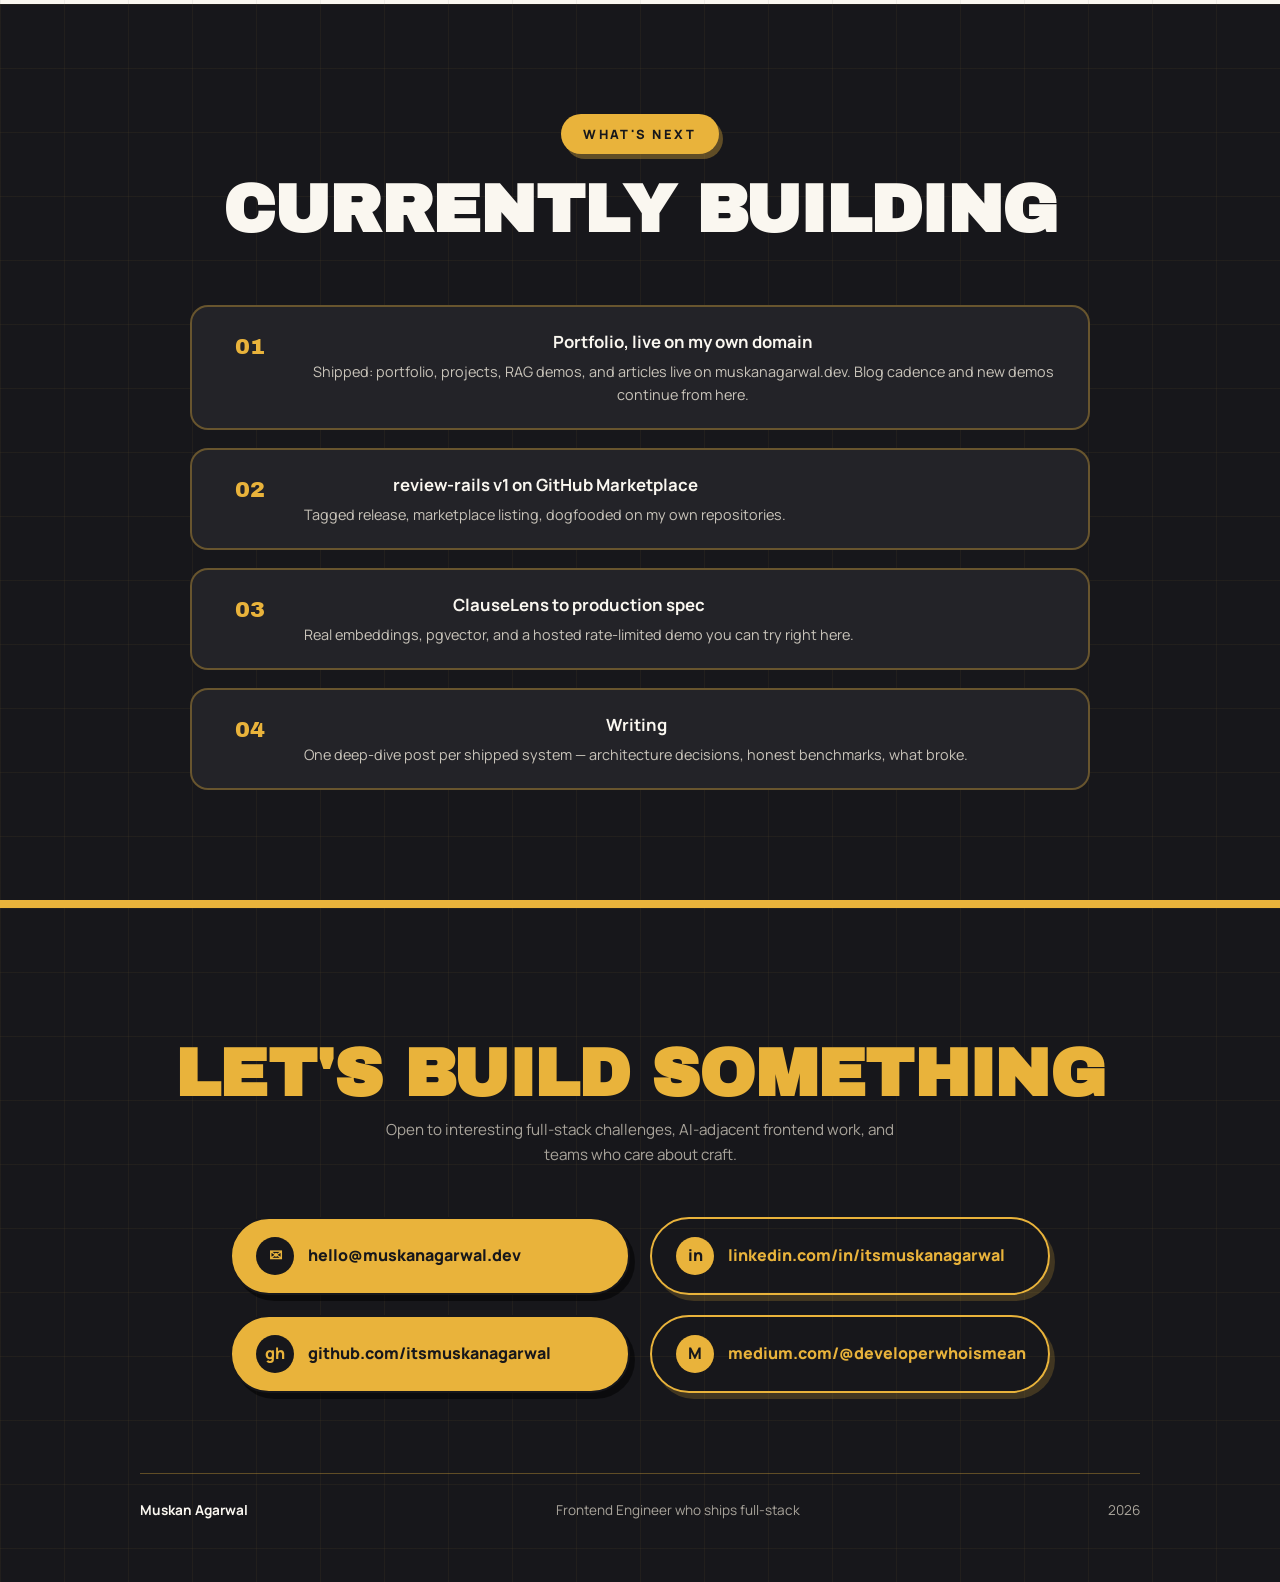
<file: portfolio/index.html>
<!DOCTYPE html>
<html lang="en">
<head>
<meta charset="UTF-8">
<meta name="viewport" content="width=device-width, initial-scale=1.0">
<title>Portfolio — Muskan Agarwal</title>
<meta name="description" content="Muskan Agarwal — Frontend Engineer who ships full-stack. Career journey, achievements, tech stack, and projects. Angular, TypeScript, Node.js, AI agent pipelines.">
<link rel="canonical" href="https://muskanagarwal.dev/portfolio/">
<meta property="og:type" content="profile">
<meta property="og:title" content="Portfolio — Muskan Agarwal">
<meta property="og:url" content="https://muskanagarwal.dev/portfolio/">
<meta property="og:description" content="Frontend Engineer who ships full-stack. Angular · TypeScript · AI Agent Development.">
<meta property="og:image" content="https://muskanagarwal.dev/assets/og.png">
<meta name="twitter:image" content="https://muskanagarwal.dev/assets/og.png">
<link rel="icon" type="image/svg+xml" href="/assets/favicon.svg">
<link rel="apple-touch-icon" href="/assets/apple-touch-icon.png">
<link rel="preconnect" href="https://fonts.googleapis.com">
<link rel="preconnect" href="https://fonts.gstatic.com" crossorigin>
<link href="https://fonts.googleapis.com/css2?family=Archivo+Black&family=Manrope:wght@400;600;700;800&display=swap" rel="stylesheet">
<style>
  :root{
    --cream:#FAF7F0; --cream-2:#F3EFE6; --ink:#17171B; --ink-2:#232328;
    --gold:#E9B33B; --gold-deep:#C9952A; --muted:#6E6A62; --muted-l:#A9A49B;
    --card:#FFFDF8; --shadow:#17171B;
    --radius:18px;
  }
  *{margin:0;padding:0;box-sizing:border-box}
  html{scroll-behavior:smooth}
  body{background:var(--cream);color:var(--ink);font-family:'Manrope',sans-serif;line-height:1.6;overflow-x:hidden}
  ::selection{background:var(--gold);color:var(--ink)}

  .display{font-family:'Archivo Black',sans-serif;text-transform:uppercase;letter-spacing:-.01em;line-height:1.02}
  .section{padding:110px 6vw;position:relative}
  .section-dark{background:var(--ink);color:var(--cream)}
  .grid-paper{background-image:linear-gradient(rgba(23,23,27,.05) 1px,transparent 1px),linear-gradient(90deg,rgba(23,23,27,.05) 1px,transparent 1px);background-size:64px 64px}
  .dark-paper{background-image:linear-gradient(rgba(233,179,59,.05) 1px,transparent 1px),linear-gradient(90deg,rgba(233,179,59,.05) 1px,transparent 1px);background-size:64px 64px}
  .kicker{display:inline-block;background:var(--gold);color:var(--ink);font-weight:800;font-size:.8rem;letter-spacing:.18em;text-transform:uppercase;padding:10px 22px;border-radius:999px;box-shadow:4px 5px 0 var(--shadow)}
  .section-dark .kicker{box-shadow:4px 5px 0 rgba(233,179,59,.35)}
  .sec-title{font-size:clamp(2.4rem,6vw,4.2rem);margin:22px 0 10px}
  .sec-sub{color:var(--muted);font-size:.95rem}
  .section-dark .sec-sub{color:var(--muted-l)}
  .center{text-align:center}

  /* ---------- NAV ---------- */
  nav{position:fixed;top:0;left:0;right:0;z-index:100;display:flex;justify-content:space-between;align-items:center;padding:14px 5vw;background:rgba(250,247,240,.85);backdrop-filter:blur(10px);border-bottom:2px solid var(--ink);transform:translateY(-100%);transition:transform .35s}
  nav.show{transform:translateY(0)}
  nav .logo{font-family:'Archivo Black';font-size:1.05rem}
  nav .links{display:flex;gap:22px;flex-wrap:wrap}
  nav a{color:var(--ink);text-decoration:none;font-weight:700;font-size:.85rem;text-transform:uppercase;letter-spacing:.06em}
  nav a:hover{color:var(--gold-deep)}

  /* ---------- HERO ---------- */
  .hero{min-height:100vh;display:flex;flex-direction:column;align-items:center;justify-content:center;text-align:center;padding:80px 5vw 60px;position:relative;overflow:hidden}
  .hero::before{content:"";position:absolute;width:520px;height:520px;border-radius:50%;background:radial-gradient(circle,rgba(233,179,59,.22),transparent 65%);top:-140px;right:-140px}
  .hero::after{content:"";position:absolute;width:420px;height:420px;border-radius:50%;background:radial-gradient(circle,rgba(23,23,27,.06),transparent 65%);bottom:-120px;left:-120px}
  .avatar-wrap{position:relative;margin-bottom:36px;z-index:2}
  .avatar{width:210px;height:210px;border-radius:50%;border:6px solid var(--gold);box-shadow:10px 12px 0 var(--ink);object-fit:cover;background:var(--ink);color:var(--gold);display:flex;align-items:center;justify-content:center;font-family:'Archivo Black';font-size:4rem}
  .hi-badge{position:absolute;bottom:6px;right:-30px;background:var(--ink);color:var(--gold);font-weight:800;font-size:.8rem;letter-spacing:.1em;padding:10px 18px;border-radius:999px;box-shadow:4px 5px 0 rgba(23,23,27,.25);transform:rotate(-6deg)}
  .hero h1{font-size:clamp(3rem,9vw,7rem);z-index:2}
  .hero .tagline{font-size:clamp(1.1rem,2.6vw,1.6rem);color:var(--muted);font-weight:700;margin-top:14px;z-index:2}
  .pills{display:flex;gap:12px;flex-wrap:wrap;justify-content:center;margin-top:34px;z-index:2}
  .pill{background:var(--card);border:2px solid var(--ink);border-radius:999px;padding:9px 20px;font-weight:800;font-size:.85rem;box-shadow:4px 5px 0 var(--ink);transition:transform .15s,box-shadow .15s}
  .pill:hover{transform:translate(2px,2px);box-shadow:2px 3px 0 var(--ink)}
  .pill.gold{background:var(--gold)}
  .scroll-hint{position:absolute;bottom:26px;left:50%;transform:translateX(-50%);color:var(--muted);font-size:.75rem;letter-spacing:.2em;text-transform:uppercase;animation:bob 2s infinite}
  @keyframes bob{0%,100%{transform:translate(-50%,0)}50%{transform:translate(-50%,8px)}}

  /* ---------- ABOUT ---------- */
  .about-grid{display:grid;grid-template-columns:1fr 1.4fr;gap:60px;align-items:center;max-width:1100px;margin:0 auto}
  .about-photo{border-radius:var(--radius);border:4px solid var(--gold);box-shadow:12px 14px 0 rgba(233,179,59,.35);aspect-ratio:4/5;background:linear-gradient(160deg,var(--ink-2),#2c2c33);display:flex;align-items:center;justify-content:center;color:var(--gold);font-family:'Archivo Black';font-size:5rem}
  .about-copy p{margin-bottom:20px;font-size:1.08rem;color:#DDD8CE}
  .btn{display:inline-block;background:var(--gold);color:var(--ink);font-weight:800;padding:14px 28px;border-radius:14px;text-decoration:none;border:2px solid var(--ink);box-shadow:5px 6px 0 rgba(0,0,0,.45);transition:transform .15s,box-shadow .15s}
  .btn:hover{transform:translate(2px,2px);box-shadow:3px 3px 0 rgba(0,0,0,.45)}
  .btn.ghost{background:transparent;color:var(--gold);border-color:var(--gold);box-shadow:5px 6px 0 rgba(233,179,59,.25)}

  /* ---------- JOURNEY ---------- */
  .journey{max-width:900px;margin:70px auto 0;position:relative}
  .road{position:absolute;left:28px;top:0;bottom:0;width:6px;background:repeating-linear-gradient(var(--ink) 0 26px,transparent 26px 44px);border-radius:3px}
  .stop{position:relative;padding:0 0 56px 90px;opacity:0;transform:translateY(30px);transition:opacity .6s,transform .6s}
  .stop.visible{opacity:1;transform:none}
  .stop::before{content:"";position:absolute;left:14px;top:8px;width:34px;height:34px;border-radius:50%;background:var(--gold);border:4px solid var(--ink);box-shadow:3px 4px 0 rgba(23,23,27,.3)}
  .stop.now::before{background:var(--ink);border-color:var(--gold)}
  .stop .when{display:inline-block;background:var(--ink);color:var(--gold);font-weight:800;font-size:.75rem;letter-spacing:.12em;padding:6px 14px;border-radius:999px;margin-bottom:12px}
  .stop-card{background:var(--card);border:2px solid var(--ink);border-radius:var(--radius);box-shadow:8px 9px 0 rgba(23,23,27,.9);padding:26px 28px}
  .stop-card h3{font-size:1.25rem;margin-bottom:2px}
  .stop-card .org{color:var(--gold-deep);font-weight:800;margin-bottom:10px}
  .stop-card p{color:var(--muted);font-size:.98rem}
  .tags{display:flex;flex-wrap:wrap;gap:8px;margin-top:14px}
  .tag{border:1.5px solid var(--ink);border-radius:999px;padding:4px 12px;font-size:.74rem;font-weight:700;background:var(--cream-2)}

  /* ---------- ACHIEVEMENTS ---------- */
  .badges{display:grid;grid-template-columns:repeat(auto-fit,minmax(300px,1fr));gap:26px;max-width:1100px;margin:60px auto 0}
  .badge{background:transparent;border:2px solid var(--gold);border-radius:20px;padding:24px 26px;cursor:pointer;transition:background .25s,transform .15s;color:var(--cream)}
  .badge:hover{transform:translateY(-3px)}
  .badge.open{background:var(--gold);color:var(--ink)}
  .badge h3{font-size:1.05rem;display:flex;justify-content:space-between;align-items:center;gap:12px}
  .badge h3 .plus{font-family:'Archivo Black';transition:transform .25s}
  .badge.open h3 .plus{transform:rotate(45deg)}
  .badge .short{font-size:.85rem;opacity:.75;margin-top:6px}
  .badge .long{max-height:0;overflow:hidden;transition:max-height .4s ease;font-size:.92rem;font-weight:600}
  .badge.open .long{max-height:220px;margin-top:12px}
  .badge-hint{color:var(--muted-l);font-size:.8rem;margin-top:26px}

  /* ---------- SKILLS ---------- */
  .notebook{max-width:1150px;margin:60px auto 0;background:#FFFCF3;border:3px solid var(--ink);border-radius:22px;box-shadow:12px 14px 0 var(--ink);overflow:hidden}
  .notebook-top{background:var(--cream-2);border-bottom:3px solid var(--ink);padding:14px 22px;display:flex;align-items:center;gap:10px}
  .ring{width:16px;height:16px;border-radius:50%;background:var(--cream);border:2.5px solid var(--ink)}
  .notebook-top .nb-label{margin-left:auto;font-weight:800;font-size:.75rem;letter-spacing:.2em;color:var(--muted)}
  .notebook-body{padding:36px 40px;background-image:repeating-linear-gradient(transparent 0 34px,rgba(233,100,80,.14) 34px 35px);display:grid;grid-template-columns:repeat(auto-fit,minmax(320px,1fr));gap:34px 46px}
  .skill-cat h4{font-size:.85rem;letter-spacing:.16em;text-transform:uppercase;border-bottom:3px solid var(--gold);display:inline-block;padding-bottom:4px;margin-bottom:14px}
  .chiplist{display:flex;flex-wrap:wrap;gap:9px}
  .chip{border:1.5px solid rgba(23,23,27,.55);border-radius:999px;padding:5px 14px;font-size:.8rem;font-weight:700;background:rgba(255,255,255,.7);transition:background .15s,transform .15s}
  .chip:hover{background:var(--gold);transform:translateY(-2px)}

  /* ---------- PROJECTS ---------- */
  .notes{display:grid;grid-template-columns:repeat(auto-fit,minmax(330px,1fr));gap:34px;max-width:1200px;margin:60px auto 0}
  .note{background:#FFF9E3;border:2px solid var(--ink);border-radius:6px;box-shadow:8px 10px 0 rgba(23,23,27,.85);padding:26px 26px 22px;position:relative;cursor:pointer;transition:transform .2s}
  .note:nth-child(odd){transform:rotate(-1.2deg)}
  .note:nth-child(even){transform:rotate(1.1deg)}
  .note:hover{transform:rotate(0) translateY(-6px)}
  .note::before{content:"";position:absolute;top:-14px;left:50%;transform:translateX(-50%) rotate(-2deg);width:110px;height:26px;background:rgba(233,179,59,.75);border:1px solid rgba(23,23,27,.2)}
  .note .num{font-family:'Archivo Black';font-size:.85rem;color:var(--gold-deep)}
  .note .cat{font-size:.72rem;font-weight:800;letter-spacing:.14em;text-transform:uppercase;color:var(--muted)}
  .note h3{font-size:1.3rem;margin:8px 0 2px}
  .note .sub{font-weight:700;color:var(--gold-deep);font-size:.9rem;margin-bottom:10px}
  .note p{font-size:.93rem;color:#44413B}
  .note .long{max-height:0;overflow:hidden;transition:max-height .4s}
  .note.open .long{max-height:300px;margin-top:10px}
  .note .more{display:inline-block;margin-top:12px;font-weight:800;font-size:.8rem;text-transform:uppercase;letter-spacing:.1em;color:var(--ink);border-bottom:2px solid var(--gold)}
  .nda{color:var(--muted);font-size:.8rem;margin-top:36px}

  /* ---------- REPOS ---------- */
  .repo-grid{display:grid;grid-template-columns:repeat(auto-fit,minmax(320px,1fr));gap:24px;max-width:1200px;margin:60px auto 0}
  .repo{background:var(--ink-2);border:2px solid rgba(233,179,59,.4);border-radius:var(--radius);padding:24px 26px;text-decoration:none;color:var(--cream);display:flex;flex-direction:column;gap:10px;transition:transform .18s,border-color .18s}
  .repo:hover{transform:translateY(-5px);border-color:var(--gold)}
  .repo h3{font-size:1.08rem;color:var(--gold);display:flex;align-items:center;gap:8px}
  .repo p{font-size:.9rem;color:#C9C4BA;flex:1}
  .repo .meta{display:flex;gap:16px;font-size:.78rem;font-weight:700;color:var(--muted-l)}
  .repo .meta .lang::before{content:"";display:inline-block;width:9px;height:9px;border-radius:50%;background:var(--gold);margin-right:6px}
  .fork-tag{font-size:.6rem;font-weight:800;letter-spacing:.08em;color:var(--ink);background:var(--gold);padding:2px 7px;border-radius:5px;vertical-align:middle}
  .repos-cta{margin-top:44px}

  /* ---------- SYSTEMS / BLUEPRINTS ---------- */
  .bp-grid{display:grid;grid-template-columns:repeat(auto-fit,minmax(330px,1fr));gap:26px;max-width:1200px;margin:60px auto 0}
  .bp{background:var(--card);border:2px solid var(--ink);border-radius:var(--radius);box-shadow:8px 9px 0 rgba(23,23,27,.9);padding:26px;display:flex;flex-direction:column;gap:10px}
  .bp .bp-tag{align-self:flex-start;background:var(--ink);color:var(--gold);font-size:.7rem;font-weight:800;letter-spacing:.14em;text-transform:uppercase;padding:5px 12px;border-radius:999px}
  .bp .bp-tag.live{background:var(--gold);color:var(--ink)}
  .bp h3{font-size:1.2rem}
  .bp .vertical{color:var(--gold-deep);font-weight:800;font-size:.85rem}
  .bp p{font-size:.92rem;color:var(--muted);flex:1}
  .bp .bp-links{display:flex;gap:14px;margin-top:8px}
  .bp .bp-links a{font-weight:800;font-size:.8rem;text-transform:uppercase;letter-spacing:.08em;color:var(--ink);text-decoration:none;border-bottom:2px solid var(--gold)}

  /* ---------- ROADMAP ---------- */
  .lane{max-width:900px;margin:60px auto 0;display:flex;flex-direction:column;gap:18px}
  .lane-item{display:flex;gap:22px;align-items:flex-start;background:var(--ink-2);border:2px solid rgba(233,179,59,.35);border-radius:var(--radius);padding:22px 26px}
  .lane-item .phase{font-family:'Archivo Black';color:var(--gold);font-size:1.4rem;min-width:64px}
  .lane-item h3{font-size:1.05rem;color:var(--cream);margin-bottom:4px}
  .lane-item p{font-size:.9rem;color:#C9C4BA}

  /* ---------- CONTACT ---------- */
  .contact-grid{display:grid;grid-template-columns:repeat(auto-fit,minmax(300px,1fr));gap:20px;max-width:820px;margin:50px auto 0}
  .contact-card{display:flex;align-items:center;gap:14px;background:var(--gold);color:var(--ink);font-weight:800;padding:18px 24px;border-radius:999px;text-decoration:none;border:2px solid var(--ink);box-shadow:5px 6px 0 rgba(0,0,0,.5);transition:transform .15s,box-shadow .15s}
  .contact-card.ghost{background:transparent;color:var(--gold);border-color:var(--gold);box-shadow:5px 6px 0 rgba(233,179,59,.2)}
  .contact-card:hover{transform:translate(2px,2px);box-shadow:3px 3px 0 rgba(0,0,0,.5)}
  .contact-card .ico{width:38px;height:38px;border-radius:50%;background:var(--ink);color:var(--gold);display:flex;align-items:center;justify-content:center;font-size:1rem;flex-shrink:0}
  .contact-card.ghost .ico{background:var(--gold);color:var(--ink)}
  footer{display:flex;justify-content:space-between;gap:16px;flex-wrap:wrap;max-width:1000px;margin:80px auto 0;padding-top:26px;border-top:1.5px solid rgba(233,179,59,.35);color:var(--muted-l);font-size:.85rem}
  footer b{color:var(--cream)}

  .gold-divider{height:8px;background:var(--gold)}
  .reveal{opacity:0;transform:translateY(28px);transition:opacity .7s,transform .7s}
  .reveal.visible{opacity:1;transform:none}

  @media(max-width:760px){
    .about-grid{grid-template-columns:1fr}
    .stop{padding-left:70px}
    .notebook-body{padding:26px 22px}
    nav{padding:12px 4vw}
    nav .logo{font-size:.88rem;flex-shrink:0}
    nav .links{display:flex;flex-wrap:nowrap;overflow-x:auto;-webkit-overflow-scrolling:touch;scrollbar-width:none;max-width:62vw;gap:12px;mask-image:linear-gradient(to right,transparent,#000 12px,#000 calc(100% - 12px),transparent);-webkit-mask-image:linear-gradient(to right,transparent,#000 12px,#000 calc(100% - 12px),transparent)}
    nav .links::-webkit-scrollbar{display:none}
    nav .links a{font-size:.68rem;white-space:nowrap;flex-shrink:0}
  }

/* ===== PRP-01 ask-agent ===== */
.ask-launcher{position:fixed;right:20px;bottom:20px;z-index:200;background:var(--gold);color:var(--ink);font-family:'Manrope',sans-serif;font-weight:800;font-size:.85rem;border:2px solid var(--ink);border-radius:999px;padding:13px 22px;cursor:pointer;box-shadow:5px 6px 0 rgba(0,0,0,.5);transition:transform .15s,box-shadow .15s}
.ask-launcher:hover,.ask-launcher:focus-visible{transform:translate(2px,2px);box-shadow:3px 3px 0 rgba(0,0,0,.5)}
.ask-launcher-star{display:inline-block;margin-left:2px}
.ask-panel{position:fixed;right:20px;bottom:84px;z-index:200;width:380px;max-width:calc(100vw - 32px);max-height:70vh;background:var(--card);border:2px solid var(--ink);border-radius:18px;box-shadow:10px 12px 0 rgba(23,23,27,.9);display:none;flex-direction:column;overflow:hidden;font-family:'Manrope',sans-serif}
.ask-panel.open{display:flex}
.ask-panel-head{display:flex;align-items:flex-start;justify-content:space-between;gap:10px;background:var(--ink);color:var(--cream);padding:14px 16px;font-size:.82rem;font-weight:700;line-height:1.4}
.ask-close{background:none;border:0;color:var(--gold);font-size:1.3rem;line-height:1;cursor:pointer;padding:0 2px}
.ask-chips{display:flex;flex-wrap:wrap;gap:6px;padding:10px 14px 0}
.ask-chip{font-size:.72rem;font-weight:700;color:var(--muted);background:var(--cream-2);border:1.5px solid rgba(23,23,27,.2);border-radius:999px;padding:5px 11px;cursor:pointer}
.ask-chip:hover{border-color:var(--gold-deep);color:var(--ink)}
.ask-log{flex:1;overflow-y:auto;padding:14px 16px;display:flex;flex-direction:column;gap:10px;min-height:180px}
.ask-msg{max-width:88%;padding:9px 13px;border-radius:12px;font-size:.85rem;line-height:1.5}
.ask-msg.user{align-self:flex-end;background:var(--ink);color:var(--cream);border-bottom-right-radius:3px}
.ask-msg.bot{align-self:flex-start;background:var(--cream-2);border:1.5px solid rgba(23,23,27,.15);border-bottom-left-radius:3px;color:var(--ink)}
.ask-msg.bot.low-confidence{border-color:var(--muted-l);color:var(--muted)}
.ask-trace{font-family:ui-monospace,'SF Mono','Cascadia Code',Consolas,monospace;font-size:.7rem;color:var(--muted);padding-left:2px}
.ask-cites{display:flex;flex-wrap:wrap;gap:6px;margin:-4px 0 2px}
.ask-cite{font-family:ui-monospace,'SF Mono','Cascadia Code',Consolas,monospace;font-size:.68rem;color:var(--gold-deep);border:1px solid rgba(233,179,59,.5);border-radius:6px;padding:2px 8px;text-decoration:none}
.ask-cite:hover{background:rgba(233,179,59,.15)}
.ask-form{display:flex;gap:8px;padding:12px 14px;border-top:2px solid var(--ink)}
.ask-input{flex:1;border:1.5px solid rgba(23,23,27,.3);border-radius:10px;padding:9px 12px;font-size:.85rem;font-family:'Manrope',sans-serif;outline:none}
.ask-input:focus{border-color:var(--gold-deep)}
.ask-send{background:var(--gold);border:2px solid var(--ink);border-radius:10px;color:var(--ink);font-weight:800;padding:0 16px;cursor:pointer;font-size:.85rem}
@media(max-width:480px){.ask-panel{right:16px;left:16px;width:auto;bottom:80px}}
</style>
</head>
<body>

<nav id="nav">
  <a class="logo" href="/" style="text-decoration:none;color:inherit">MUSKAN.A</a>
  <div class="links">
    <a href="#about">About</a><a href="#journey">Journey</a><a href="#skills">Skills</a>
    <a href="#projects">Projects</a><a href="/systems/">RAG Demo</a><a href="/articles/">Articles</a><a href="/plans/">What's Next</a><a href="#contact">Contact</a>
  </div>
</nav>

<!-- HERO -->
<header class="hero grid-paper">
  <div class="avatar-wrap">
    <div class="avatar" id="avatar">MA</div>
    <div class="hi-badge">HI THERE!</div>
  </div>
  <h1 class="display">Muskan Agarwal</h1>
  <p class="tagline">Frontend Engineer who ships full-stack</p>
  <div class="pills">
    <span class="pill gold">Angular</span><span class="pill">TypeScript</span><span class="pill">RxJS / NgRx</span>
    <span class="pill">Node.js / .NET</span><span class="pill gold">AI Agent Development</span>
  </div>
  <div class="scroll-hint">Scroll ↓</div>
</header>

<!-- ABOUT -->
<section class="section section-dark dark-paper" id="about">
  <div class="about-grid">
    <div class="about-photo reveal" id="aboutPhoto">MA</div>
    <div class="about-copy reveal">
      <span class="kicker">About Me</span>
      <h2 class="display sec-title" style="font-size:clamp(2rem,4.5vw,3.2rem)">Design-minded.<br>Architecture-solid.</h2>
      <p>I have a passion for building polished, accessible UIs that feel great to use. My experience spans from architecting robust Angular SPAs to developing scalable Node.js backends and integrating modern AI agent pipelines.</p>
      <p>I thrive at the intersection of design and engineering — ensuring that every pixel is perfect while the underlying architecture remains solid. Always curious and always learning, I bring a full-stack mindset to frontend challenges.</p>
      <a class="btn" href="#contact">Based in the Cloud ☁</a>
    </div>
  </div>
</section>

<!-- JOURNEY -->
<section class="section grid-paper" id="journey">
  <div class="center">
    <span class="kicker">Career + Education</span>
    <h2 class="display sec-title">The Journey</h2>
    <p class="sec-sub">Scroll to drive the road</p>
  </div>
  <div class="journey">
    <div class="road"></div>

    <div class="stop">
      <span class="when">2018 – 2021</span>
      <div class="stop-card">
        <h3>Bachelor of Computer Applications (BCA)</h3>
        <div class="org">St. Xavier's College, Jaipur</div>
        <p>Built CS foundations alongside real-world experience — completed a graphic design internship and a teaching internship at an NGO during the same years.</p>
        <div class="tags"><span class="tag">Computer Science</span><span class="tag">Graphic Design Internship</span><span class="tag">NGO Teaching</span></div>
      </div>
    </div>

    <div class="stop">
      <span class="when">2018 – 2021</span>
      <div class="stop-card">
        <h3>Graphic Design Intern + Teaching Intern</h3>
        <div class="org">Incmink Co. · NGO</div>
        <p>Alongside BCA, interned as a graphic designer at Incmink Co. and volunteered as a teaching intern at an NGO — sharpening both creative and communication skills in parallel with computer science.</p>
        <div class="tags"><span class="tag">Graphic Design</span><span class="tag">Incmink Co.</span><span class="tag">Parallel Learning</span></div>
      </div>
    </div>

    <div class="stop">
      <span class="when">2021 – 2023</span>
      <div class="stop-card">
        <h3>Master of Computer Applications (MCA)</h3>
        <div class="org">Poornima University</div>
        <p>Specialization in Artificial Intelligence &amp; Data Science. CGPA 8.9/10. 2× Gold Medalist — Highest Scorer Across the Entire Program.</p>
        <div class="tags"><span class="tag">AI &amp; Data Science</span><span class="tag">CGPA 8.9/10</span><span class="tag">2× Gold Medalist</span></div>
      </div>
    </div>

    <div class="stop">
      <span class="when">May 2022 – Jul 2022</span>
      <div class="stop-card">
        <h3>Software Analyst</h3>
        <div class="org">OnGraph Technologies</div>
        <p>Joined the industry mid-degree. Dived straight into production Angular code and shipped real features within weeks.</p>
        <div class="tags"><span class="tag">Angular</span><span class="tag">TypeScript</span><span class="tag">Enterprise Apps</span></div>
      </div>
    </div>

    <div class="stop">
      <span class="when">Jan 2023 – Mar 2025</span>
      <div class="stop-card">
        <h3>Software Engineer <small style="font-weight:700;color:var(--gold-deep)">(promoted from Software Analyst)</small></h3>
        <div class="org">OnGraph Technologies</div>
        <p>Promoted after demonstrating ownership and delivery. Led frontend modules, built AI-integrated pipelines, and mentored teammates.</p>
        <div class="tags"><span class="tag">Promoted</span><span class="tag">Angular</span><span class="tag">NgRx</span><span class="tag">AI Pipelines</span><span class="tag">Node.js</span></div>
      </div>
    </div>

    <div class="stop now">
      <span class="when">Mar 2025 – Present · NOW</span>
      <div class="stop-card" style="border-color:var(--gold);box-shadow:8px 9px 0 rgba(233,179,59,.8)">
        <h3>Software Engineer</h3>
        <div class="org">PrismHR</div>
        <p>Currently engineering HR software at scale — building performant Angular UIs, full-stack features, and AI-augmented workflows for enterprise clients.</p>
        <div class="tags"><span class="tag">Angular</span><span class="tag">Full-Stack</span><span class="tag">AI</span><span class="tag">HR Tech</span><span class="tag">Still Building…</span></div>
      </div>
    </div>
  </div>
</section>

<!-- ACHIEVEMENTS -->
<section class="section section-dark dark-paper center" id="achievements">
  <span class="kicker">🏆 Achievements</span>
  <h2 class="display sec-title">Proof of Work</h2>
  <div class="badges" id="badges"></div>
  <p class="badge-hint">Click each badge to expand</p>
</section>

<!-- SKILLS -->
<section class="section grid-paper center" id="skills">
  <span class="kicker">Tech Stack</span>
  <h2 class="display sec-title">Skills</h2>
  <p class="sec-sub">The full toolbox — organized like my notebook</p>
  <div class="notebook" style="text-align:left">
    <div class="notebook-top">
      <div class="ring"></div><div class="ring"></div><div class="ring"></div><div class="ring"></div>
      <div class="nb-label">CORE TECH</div>
    </div>
    <div class="notebook-body" id="skillsBody"></div>
  </div>
</section>

<!-- PROJECTS -->
<section class="section center" id="projects" style="background:var(--cream-2)">
  <span class="kicker">Things I've Built</span>
  <h2 class="display sec-title">Projects</h2>
  <p class="sec-sub">Click a note to expand it</p>
  <div class="notes" id="notes"></div>
  <p class="nda">Client project details omitted per NDA</p>
</section>

<!-- OPEN SOURCE -->
<section class="section section-dark dark-paper center" id="opensource">
  <span class="kicker">GitHub</span>
  <h2 class="display sec-title">Open Source</h2>
  <p class="sec-sub">Live from the GitHub API — stars, languages and all</p>
  <div class="repo-grid" id="repoGrid"></div>
  <div class="repos-cta">
    <a class="btn" href="https://github.com/itsmuskanagarwal" target="_blank" rel="noopener">All repositories →</a>
  </div>
</section>

<!-- SYSTEMS & BLUEPRINTS -->
<section class="section grid-paper center" id="systems">
  <span class="kicker">RAG &amp; Retrieval</span>
  <h2 class="display sec-title">Systems &amp; Blueprints</h2>
  <p class="sec-sub">Production-grade retrieval systems — one implemented, five fully blueprinted</p>
  <div class="bp-grid" id="bpGrid"></div>
</section>

<!-- ROADMAP -->
<section class="section section-dark dark-paper center" id="roadmap">
  <span class="kicker">What's Next</span>
  <h2 class="display sec-title">Currently Building</h2>
  <div class="lane" id="lane"></div>
</section>

<div class="gold-divider"></div>

<!-- CONTACT -->
<section class="section section-dark dark-paper center" id="contact" style="padding-bottom:60px">
  <h2 class="display sec-title" style="color:var(--gold)">Let's Build Something</h2>
  <p class="sec-sub" style="max-width:520px;margin:0 auto">Open to interesting full-stack challenges, AI-adjacent frontend work, and teams who care about craft.</p>
  <div class="contact-grid">
    <a class="contact-card" href="mailto:hello@muskanagarwal.dev"><span class="ico">✉</span> hello@muskanagarwal.dev</a>
    <a class="contact-card ghost" href="https://linkedin.com/in/itsmuskanagarwal" target="_blank" rel="noopener"><span class="ico">in</span> linkedin.com/in/itsmuskanagarwal</a>
    <a class="contact-card" href="https://github.com/itsmuskanagarwal" target="_blank" rel="noopener"><span class="ico">gh</span> github.com/itsmuskanagarwal</a>
    <a class="contact-card ghost" href="https://medium.com/@developerwhoismean" target="_blank" rel="noopener"><span class="ico">M</span> medium.com/@developerwhoismean</a>
  </div>
  <footer>
    <b>Muskan Agarwal</b><span>Frontend Engineer who ships full-stack</span><span id="year"></span>
  </footer>
</section>

<script src="/assets/portfolio.js" defer></script>
<script src="/assets/js/ask-agent.js" defer></script>
</body>
</html>
</file>
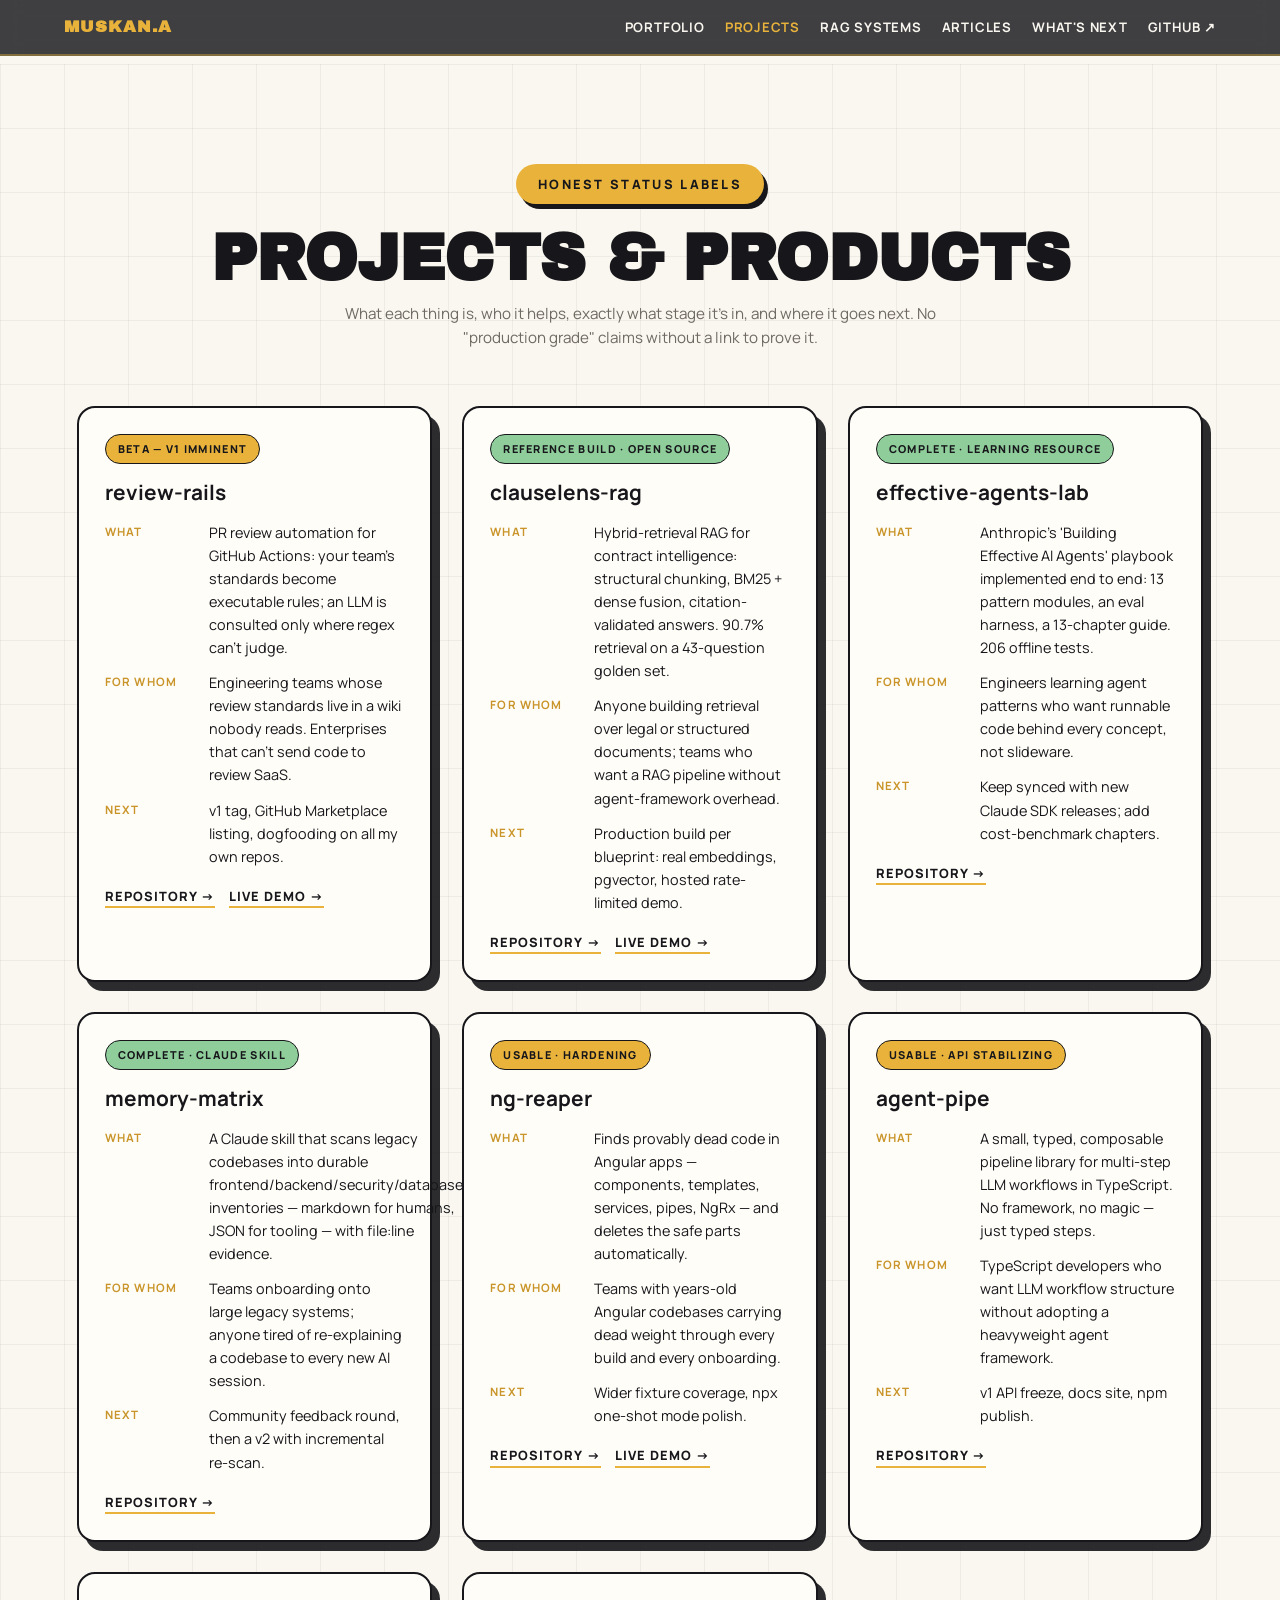
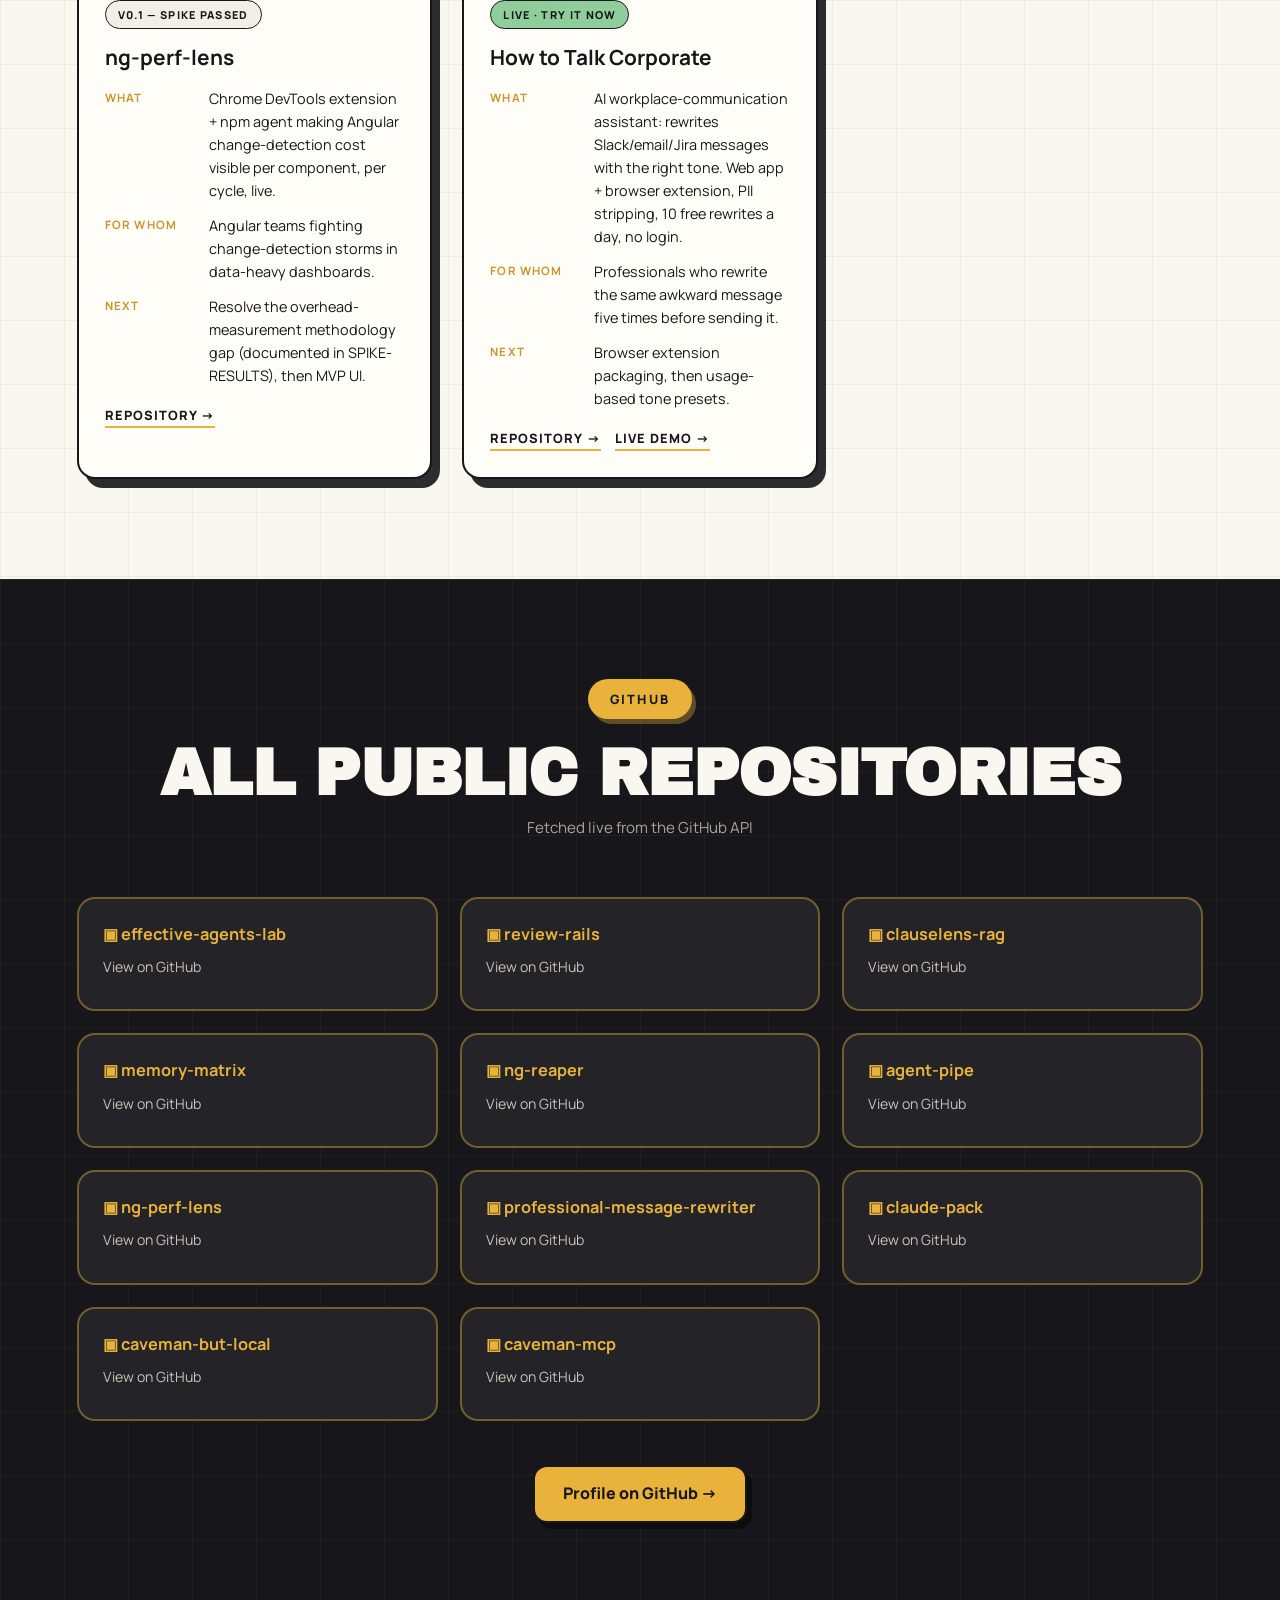
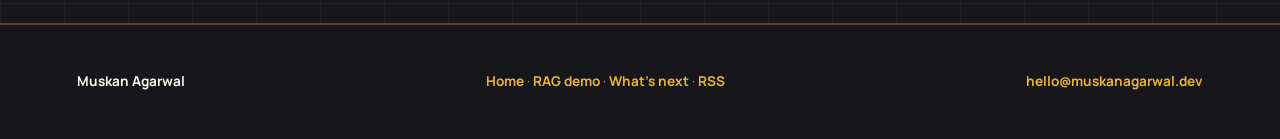
<file: projects/index.html>
<!DOCTYPE html>
<html lang="en">
<head>
<meta charset="UTF-8">
<meta name="viewport" content="width=device-width, initial-scale=1.0">
<title>Projects & Open Source — Muskan Agarwal</title>
<meta name="description" content="Every project by Muskan Agarwal: what it is, who it helps, what stage it's in, and where it's going. Plus all public GitHub repositories, live.">
<link rel="canonical" href="https://muskanagarwal.dev/projects/">
<meta property="og:type" content="website">
<meta property="og:title" content="Projects & Open Source — Muskan Agarwal">
<meta property="og:description" content="AI dev tooling, RAG systems, Angular libraries — with honest status labels and roadmaps.">
<meta property="og:url" content="https://muskanagarwal.dev/projects/">
<meta property="og:image" content="https://muskanagarwal.dev/assets/og/projects.png">
<meta name="twitter:image" content="https://muskanagarwal.dev/assets/og/projects.png">
<link rel="icon" type="image/svg+xml" href="/assets/favicon.svg">
<link rel="apple-touch-icon" href="/assets/apple-touch-icon.png">
<link rel="preconnect" href="https://fonts.googleapis.com">
<link rel="preconnect" href="https://fonts.gstatic.com" crossorigin>
<link href="https://fonts.googleapis.com/css2?family=Archivo+Black&family=Manrope:wght@400;600;700;800&display=swap" rel="stylesheet">
<link rel="stylesheet" href="/assets/site.css">
<style>
  .proj-grid{display:grid;grid-template-columns:repeat(auto-fit,minmax(340px,1fr));gap:30px;max-width:1250px;margin:56px auto 0;text-align:left}
  .proj{display:flex;flex-direction:column;gap:12px}
  .stagebar{display:flex;align-items:center;gap:10px}
  .stage-pill{font-size:.68rem;font-weight:800;letter-spacing:.12em;text-transform:uppercase;padding:5px 12px;border-radius:999px;border:1.5px solid var(--ink)}
  .stage-pill.shipped{background:#8FCE9B}
  .stage-pill.beta{background:var(--gold)}
  .stage-pill.wip{background:var(--cream-2)}
  .proj h3{font-size:1.3rem}
  .proj .row{display:grid;grid-template-columns:96px 1fr;gap:8px;font-size:.9rem}
  .proj .row b{color:var(--gold-deep);font-size:.72rem;letter-spacing:.1em;text-transform:uppercase;padding-top:2px}
  .proj .links{display:flex;gap:14px;margin-top:6px}
  .proj .links a{font-weight:800;font-size:.8rem;text-transform:uppercase;letter-spacing:.08em;color:var(--ink);text-decoration:none;border-bottom:2px solid var(--gold)}
  .repo-grid{display:grid;grid-template-columns:repeat(auto-fit,minmax(310px,1fr));gap:22px;max-width:1250px;margin:56px auto 0;text-align:left}
  .repo{background:var(--ink-2);border:2px solid rgba(233,179,59,.4);border-radius:var(--radius);padding:22px 24px;text-decoration:none;color:var(--cream);display:flex;flex-direction:column;gap:9px;transition:transform .18s,border-color .18s}
  .repo:hover{transform:translateY(-5px);border-color:var(--gold)}
  .repo h3{font-size:1.02rem;color:var(--gold)}
  .repo p{font-size:.88rem;color:#C9C4BA;flex:1}
  .repo .meta{display:flex;gap:16px;font-size:.76rem;font-weight:700;color:var(--muted-l)}
  .repo .meta .lang::before{content:"";display:inline-block;width:9px;height:9px;border-radius:50%;background:var(--gold);margin-right:6px}
  .fork-tag{font-size:.6rem;font-weight:800;letter-spacing:.08em;color:var(--ink);background:var(--gold);padding:2px 7px;border-radius:5px;vertical-align:middle}
</style>
<link rel="alternate" type="application/rss+xml" title="Muskan Agarwal — Articles" href="/articles/feed.xml">
</head>
<body>

<nav class="site-nav" aria-label="Main">
  <a class="logo" href="/">MUSKAN.A</a>
  <div class="links">
    <a href="/portfolio/">Portfolio</a><a href="/projects/" aria-current="page">Projects</a><a href="/systems/">RAG Systems</a>
    <a href="/articles/">Articles</a><a href="/plans/">What's Next</a>
    <a href="https://github.com/itsmuskanagarwal" rel="noopener" target="_blank">GitHub ↗</a>
  </div>
</nav>
<div class="nav-pad"></div>

<main>
<section class="section grid-paper center">
  <span class="kicker">Honest status labels</span>
  <h1 class="display sec-title">Projects &amp; Products</h1>
  <p class="sec-sub" style="max-width:620px;margin:0 auto">What each thing is, who it helps, exactly what stage it's in, and where it goes next. No "production grade" claims without a link to prove it.</p>
  <div class="proj-grid" id="projGrid"></div>
</section>

<section class="section section-dark dark-paper center" id="opensource">
  <span class="kicker">GitHub</span>
  <h2 class="display sec-title">All Public Repositories</h2>
  <p class="sec-sub">Fetched live from the GitHub API</p>
  <div class="repo-grid" id="repoGrid"></div>
  <div style="margin-top:44px"><a class="btn" href="https://github.com/itsmuskanagarwal" rel="noopener" target="_blank">Profile on GitHub →</a></div>
</section>
</main>

<footer class="site-footer">
  <b>Muskan Agarwal</b>
  <span><a href="/">Home</a> · <a href="/systems/">RAG demo</a> · <a href="/plans/">What's next</a> · <a href="/articles/feed.xml">RSS</a></span>
  <span><a href="mailto:hello@muskanagarwal.dev">hello@muskanagarwal.dev</a></span>
</footer>

<script src="/assets/projects.js" defer></script>
</body>
</html>
</file>
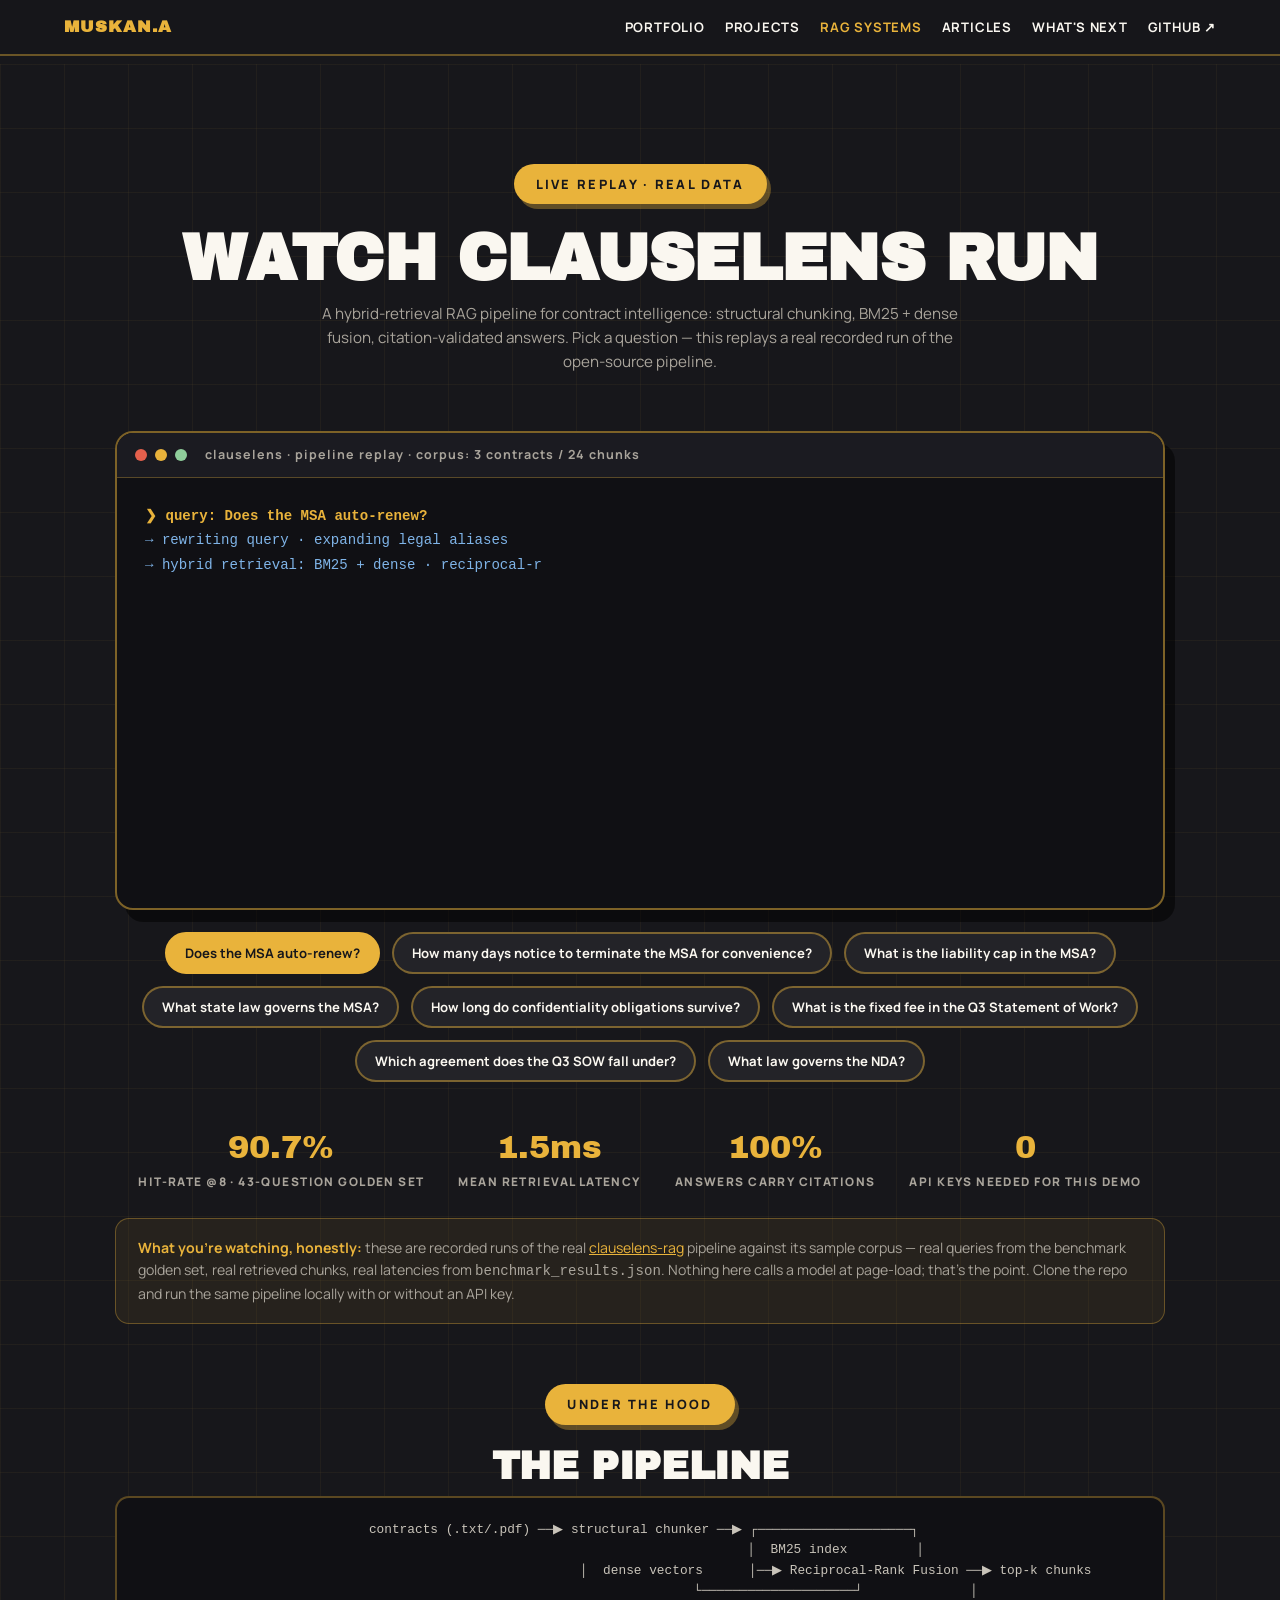
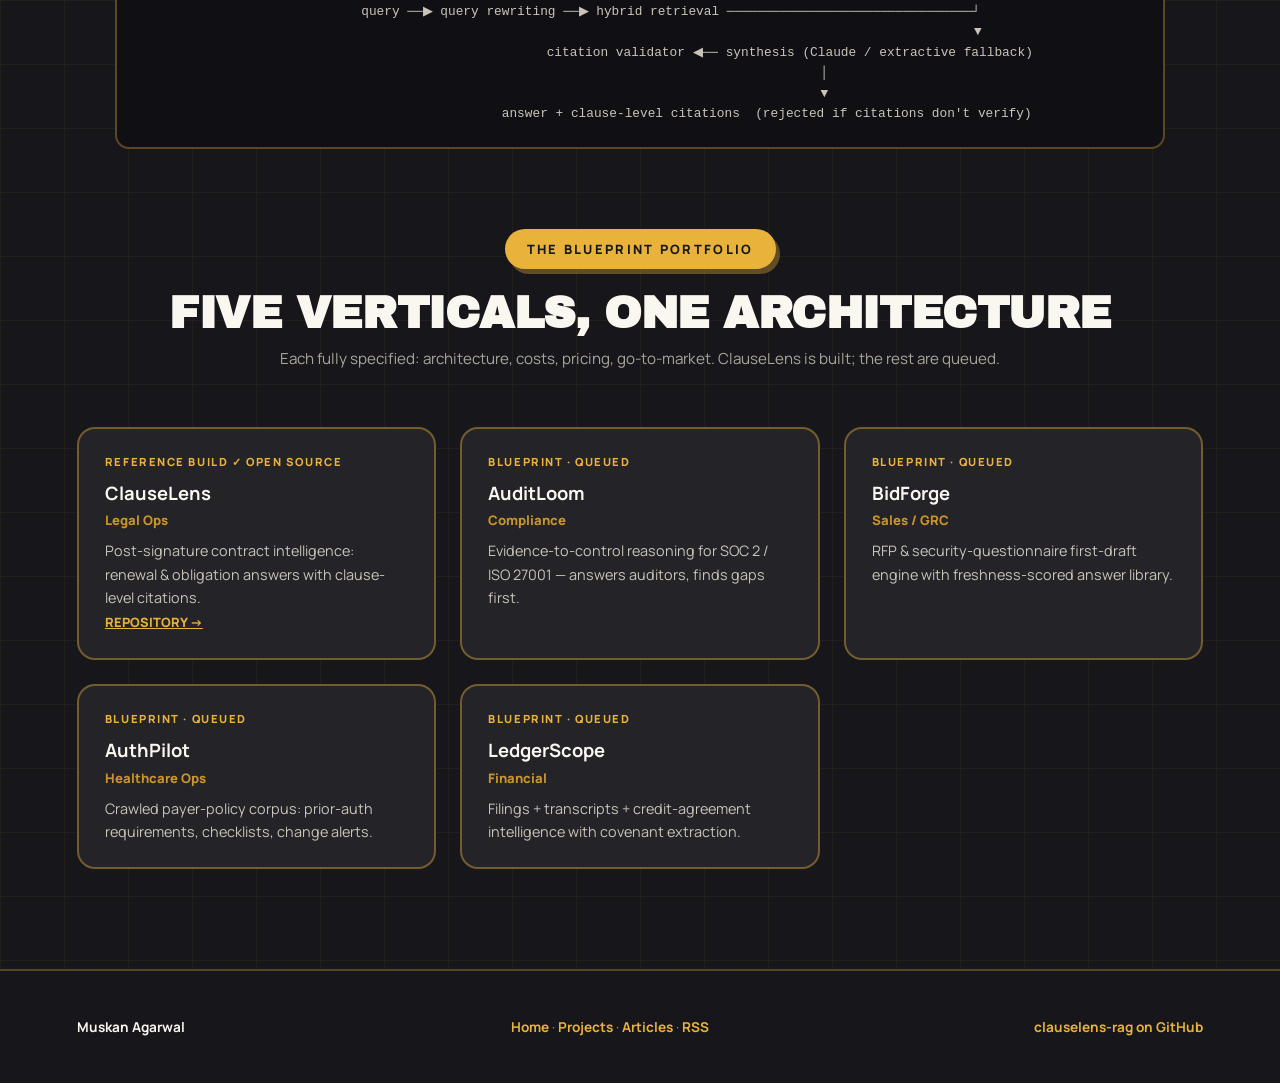
<file: systems/index.html>
<!DOCTYPE html>
<html lang="en">
<head>
<meta charset="UTF-8">
<meta name="viewport" content="width=device-width, initial-scale=1.0">
<title>RAG Systems — Live ClauseLens Demo | Muskan Agarwal</title>
<meta name="description" content="Watch ClauseLens, a hybrid-retrieval contract-intelligence RAG pipeline, answer real questions with clause-level citations. Recorded pipeline runs, real data, 90.7% retrieval hit-rate.">
<link rel="canonical" href="https://muskanagarwal.dev/systems/">
<meta property="og:type" content="website">
<meta property="og:title" content="RAG Systems — Live ClauseLens Demo">
<meta property="og:description" content="Real recorded runs of a hybrid-retrieval RAG pipeline: query, retrieval, citations, answer.">
<meta property="og:url" content="https://muskanagarwal.dev/systems/">
<script type="application/ld+json">
{"@context":"https://schema.org","@type":"SoftwareSourceCode","name":"ClauseLens RAG",
"codeRepository":"https://github.com/itsmuskanagarwal/clauselens-rag","programmingLanguage":"Python",
"author":{"@type":"Person","name":"Muskan Agarwal"},
"description":"Local-first hybrid-retrieval RAG pipeline for contract intelligence with citation-validated synthesis."}
</script>
<meta property="og:image" content="https://muskanagarwal.dev/assets/og/systems.png">
<meta name="twitter:image" content="https://muskanagarwal.dev/assets/og/systems.png">
<link rel="icon" type="image/svg+xml" href="/assets/favicon.svg">
<link rel="apple-touch-icon" href="/assets/apple-touch-icon.png">
<link rel="preconnect" href="https://fonts.googleapis.com">
<link rel="preconnect" href="https://fonts.gstatic.com" crossorigin>
<link href="https://fonts.googleapis.com/css2?family=Archivo+Black&family=Manrope:wght@400;600;700;800&display=swap" rel="stylesheet">
<link rel="stylesheet" href="/assets/site.css">
<style>
  .demo-wrap{max-width:1050px;margin:56px auto 0;text-align:left}
  .term{background:#101014;border:2px solid rgba(233,179,59,.5);border-radius:18px;overflow:hidden;box-shadow:10px 12px 0 rgba(0,0,0,.5)}
  .term-top{display:flex;align-items:center;gap:8px;background:#1B1B21;padding:12px 18px;border-bottom:1.5px solid rgba(233,179,59,.3)}
  .dot{width:12px;height:12px;border-radius:50%}
  .term-top .t{margin-left:10px;color:var(--muted-l);font-size:.78rem;font-weight:700;letter-spacing:.08em}
  .term-body{padding:26px 28px;min-height:430px;font-family:ui-monospace,Menlo,Consolas,monospace;font-size:.88rem;line-height:1.75;color:#D8D3C8}
  .qline{color:var(--gold);font-weight:700}
  .stage{color:#7FB4E8}
  .hitline{color:#8FCE9B}
  .cite{display:inline-block;background:rgba(233,179,59,.15);border:1px solid rgba(233,179,59,.5);color:var(--gold);border-radius:6px;padding:1px 8px;font-size:.76rem;margin:2px 3px}
  .chunkbox{background:#181820;border-left:3px solid var(--gold);padding:10px 14px;margin:8px 0;color:#B9B4A9;white-space:pre-wrap;border-radius:0 8px 8px 0}
  .ansbox{background:rgba(143,206,155,.08);border:1.5px solid rgba(143,206,155,.4);border-radius:10px;padding:12px 16px;margin-top:10px;color:#CFE8D4}
  .caret{display:inline-block;width:9px;height:17px;background:var(--gold);vertical-align:-3px;animation:blink 1s steps(1) infinite}
  @keyframes blink{50%{opacity:0}}
  .demo-controls{display:flex;gap:12px;flex-wrap:wrap;margin-top:22px;justify-content:center}
  .qbtn{background:var(--ink-2);border:2px solid rgba(233,179,59,.45);color:var(--cream);border-radius:999px;padding:10px 18px;font-weight:700;font-size:.82rem;cursor:pointer;transition:border-color .15s,transform .15s;font-family:'Manrope'}
  .qbtn:hover{border-color:var(--gold);transform:translateY(-2px)}
  .qbtn.active{background:var(--gold);color:var(--ink);border-color:var(--gold)}
  .honesty{max-width:1050px;margin:26px auto 0;text-align:left;background:rgba(233,179,59,.07);border:1.5px solid rgba(233,179,59,.35);border-radius:14px;padding:18px 22px;color:var(--muted-l);font-size:.88rem}
  .honesty b{color:var(--gold)}
  .archi{max-width:1050px;margin:60px auto 0}
  .archi pre{background:#101014;border:2px solid rgba(233,179,59,.35);border-radius:14px;padding:22px;color:#C9C4BA;font-size:.8rem;overflow-x:auto;line-height:1.6}
  .bp-grid{display:grid;grid-template-columns:repeat(auto-fit,minmax(310px,1fr));gap:24px;max-width:1200px;margin:56px auto 0;text-align:left}
  .metric-row{display:flex;gap:34px;justify-content:center;flex-wrap:wrap;margin-top:40px}
  .metric{text-align:center}
  .metric .n{font-family:'Archivo Black';font-size:2rem;color:var(--gold)}
  .metric .l{font-size:.74rem;font-weight:800;letter-spacing:.12em;text-transform:uppercase;color:var(--muted-l)}
</style>
<link rel="alternate" type="application/rss+xml" title="Muskan Agarwal — Articles" href="/articles/feed.xml">
</head>
<body class="section-dark">

<nav class="site-nav" aria-label="Main">
  <a class="logo" href="/">MUSKAN.A</a>
  <div class="links">
    <a href="/portfolio/">Portfolio</a><a href="/projects/">Projects</a><a href="/systems/" aria-current="page">RAG Systems</a>
    <a href="/articles/">Articles</a><a href="/plans/">What's Next</a>
    <a href="https://github.com/itsmuskanagarwal" rel="noopener" target="_blank">GitHub ↗</a>
  </div>
</nav>
<div class="nav-pad"></div>

<main class="section dark-paper center">
  <span class="kicker">Live replay · Real data</span>
  <h1 class="display sec-title">Watch ClauseLens Run</h1>
  <p class="sec-sub" style="max-width:640px;margin:0 auto">A hybrid-retrieval RAG pipeline for contract intelligence: structural chunking, BM25 + dense fusion, citation-validated answers. Pick a question — this replays a real recorded run of the open-source pipeline.</p>

  <div class="demo-wrap">
    <div class="term" role="region" aria-label="ClauseLens pipeline demo">
      <div class="term-top">
        <span class="dot" style="background:#E5604C"></span><span class="dot" style="background:#E9B33B"></span><span class="dot" style="background:#8FCE9B"></span>
        <span class="t">clauselens · pipeline replay · corpus: 3 contracts / 24 chunks</span>
      </div>
      <div class="term-body" id="termBody" aria-live="polite"></div>
    </div>
    <div class="demo-controls" id="qButtons"></div>
  </div>

  <div class="metric-row">
    <div class="metric"><div class="n">90.7%</div><div class="l">hit-rate @8 · 43-question golden set</div></div>
    <div class="metric"><div class="n">1.5ms</div><div class="l">mean retrieval latency</div></div>
    <div class="metric"><div class="n">100%</div><div class="l">answers carry citations</div></div>
    <div class="metric"><div class="n">0</div><div class="l">API keys needed for this demo</div></div>
  </div>

  <div class="honesty">
    <b>What you're watching, honestly:</b> these are recorded runs of the real
    <a href="https://github.com/itsmuskanagarwal/clauselens-rag" rel="noopener" style="color:var(--gold)">clauselens-rag</a> pipeline against its sample corpus —
    real queries from the benchmark golden set, real retrieved chunks, real latencies from <code>benchmark_results.json</code>.
    Nothing here calls a model at page-load; that's the point. Clone the repo and run the same pipeline locally with or without an API key.
  </div>

  <section class="archi center">
    <span class="kicker">Under the hood</span>
    <h2 class="display sec-title" style="font-size:clamp(1.6rem,3.5vw,2.4rem)">The pipeline</h2>
    <pre aria-label="Architecture diagram">
 contracts (.txt/.pdf) ──▶ structural chunker ──▶ ┌────────────────────┐
                                                   │  BM25 index         │
                                                   │  dense vectors      │──▶ Reciprocal-Rank Fusion ──▶ top-k chunks
                                                   └────────────────────┘              │
        query ──▶ query rewriting ──▶ hybrid retrieval ────────────────────────────────┘
                                                                                        ▼
                                       citation validator ◀── synthesis (Claude / extractive fallback)
                                                │
                                                ▼
                                 answer + clause-level citations  (rejected if citations don't verify)</pre>
  </section>

  <section class="center" style="margin-top:80px">
    <span class="kicker">The Blueprint Portfolio</span>
    <h2 class="display sec-title" style="font-size:clamp(1.8rem,4vw,2.8rem)">Five verticals, one architecture</h2>
    <p class="sec-sub">Each fully specified: architecture, costs, pricing, go-to-market. ClauseLens is built; the rest are queued.</p>
    <div class="bp-grid" id="bpGrid"></div>
  </section>
</main>

<footer class="site-footer">
  <b>Muskan Agarwal</b>
  <span><a href="/">Home</a> · <a href="/projects/">Projects</a> · <a href="/articles/">Articles</a> · <a href="/articles/feed.xml">RSS</a></span>
  <span><a href="https://github.com/itsmuskanagarwal/clauselens-rag" rel="noopener">clauselens-rag on GitHub</a></span>
</footer>

<script src="/assets/systems.js" defer></script>
</body>
</html>
</file>
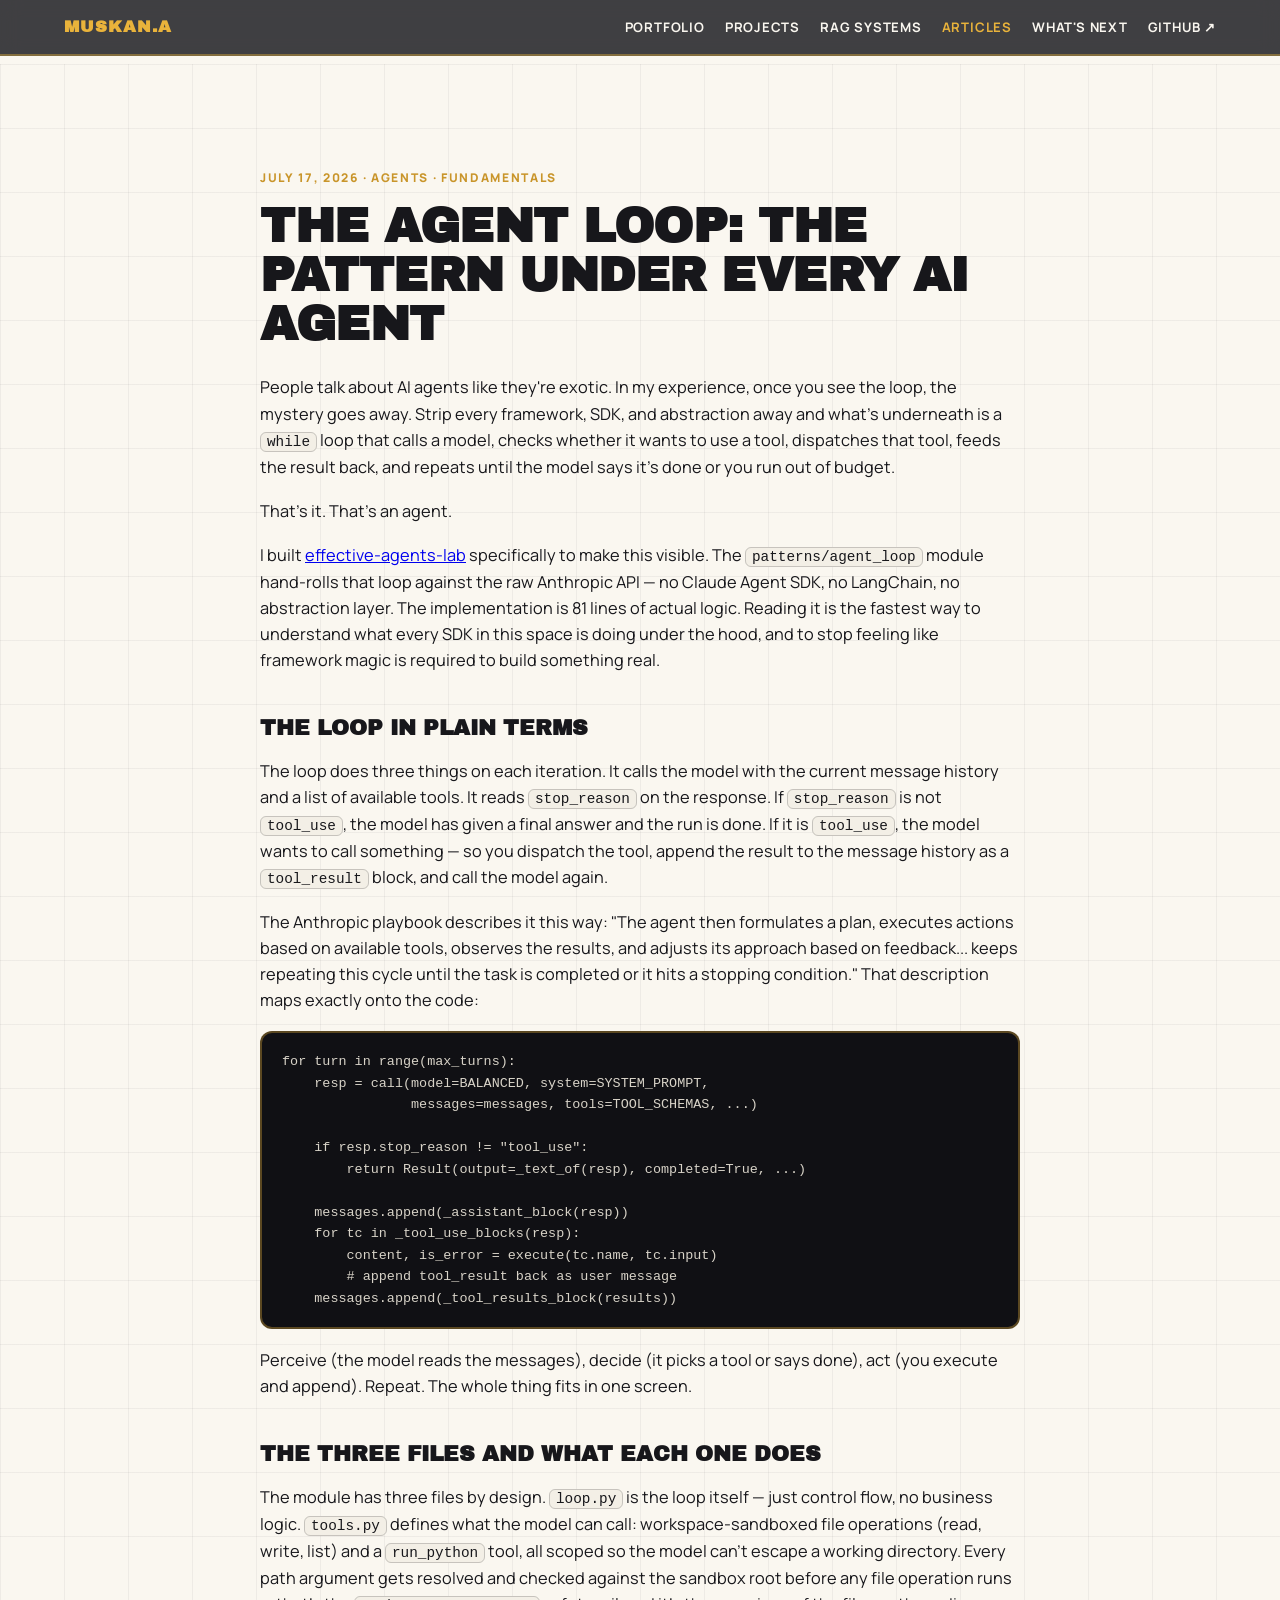
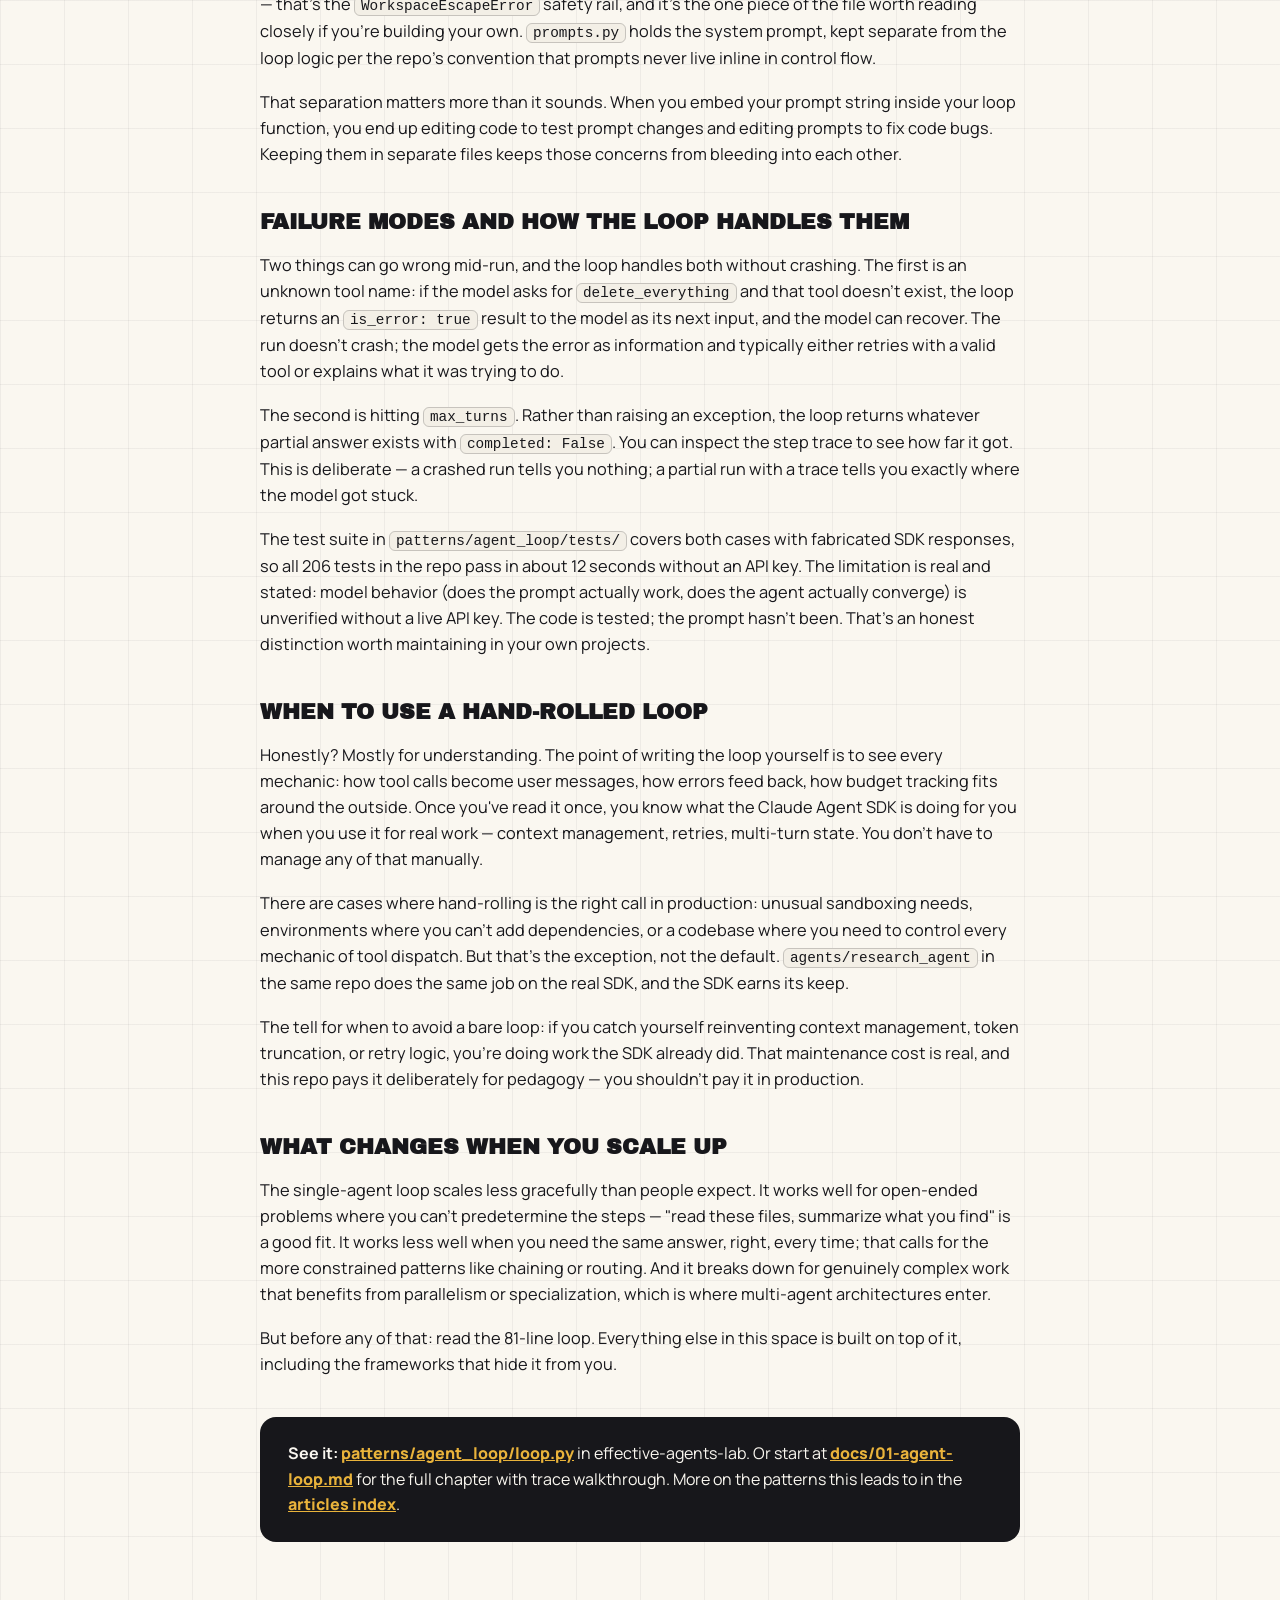
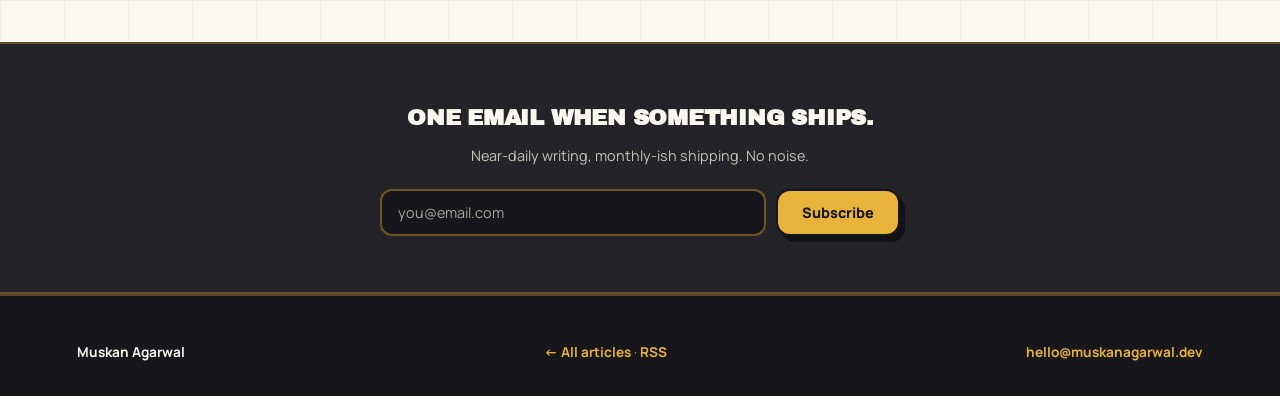
<file: articles/agent-loop-fundamentals/index.html>
<!DOCTYPE html>
<html lang="en">
<head>
<meta charset="UTF-8">
<meta name="viewport" content="width=device-width, initial-scale=1.0">
<title>The agent loop: the pattern under every AI agent — Muskan Agarwal</title>
<meta name="description" content="Strip every framework away and an AI agent is one loop: give a model tools, let it decide what to call, feed results back, repeat. Here's that loop in 81 lines of Python.">
<link rel="canonical" href="https://muskanagarwal.dev/articles/agent-loop-fundamentals/">
<meta property="og:type" content="article">
<meta property="og:title" content="The agent loop: the pattern under every AI agent">
<meta property="og:description" content="Strip every framework away and an AI agent is one loop: give a model tools, let it decide what to call, feed results back, repeat. Here's that loop in 81 lines of Python.">
<meta property="og:url" content="https://muskanagarwal.dev/articles/agent-loop-fundamentals/">
<script type="application/ld+json">
{"@context":"https://schema.org","@type":"BlogPosting",
"headline":"The agent loop: the pattern under every AI agent",
"datePublished":"2026-07-17","dateModified":"2026-07-17",
"author":{"@type":"Person","name":"Muskan Agarwal","url":"https://muskanagarwal.dev/"},
"mainEntityOfPage":"https://muskanagarwal.dev/articles/agent-loop-fundamentals/"}
</script>
<meta property="og:image" content="https://muskanagarwal.dev/assets/og/article-agent-loop-fundamentals.png">
<meta name="twitter:image" content="https://muskanagarwal.dev/assets/og/article-agent-loop-fundamentals.png">
<link rel="icon" type="image/svg+xml" href="/assets/favicon.svg">
<link rel="apple-touch-icon" href="/assets/apple-touch-icon.png">
<link rel="preconnect" href="https://fonts.googleapis.com">
<link rel="preconnect" href="https://fonts.gstatic.com" crossorigin>
<link href="https://fonts.googleapis.com/css2?family=Archivo+Black&family=Manrope:wght@400;600;700;800&display=swap" rel="stylesheet">
<link rel="stylesheet" href="/assets/site.css">
<style>
  article{max-width:760px;margin:0 auto;text-align:left}
  article .date{font-size:.75rem;font-weight:800;letter-spacing:.14em;text-transform:uppercase;color:var(--gold-deep)}
  article h1{font-size:clamp(1.9rem,4.5vw,3rem);margin:12px 0 26px}
  article h2{font-size:1.35rem;margin:38px 0 12px;font-family:'Archivo Black';text-transform:uppercase}
  article p{margin-bottom:18px;font-size:1.02rem}
  article code{background:var(--cream-2);border:1px solid rgba(23,23,27,.2);border-radius:6px;padding:1px 6px;font-size:.88em}
  article pre{background:#101014;color:#D8D3C8;border-radius:12px;padding:18px 20px;overflow-x:auto;font-size:.84rem;line-height:1.6;margin-bottom:18px;border:2px solid rgba(233,179,59,.35)}
  .cta-box{background:var(--ink);color:var(--cream);border-radius:16px;padding:24px 28px;margin-top:40px}
  .cta-box a{color:var(--gold);font-weight:800}
</style>
<link rel="alternate" type="application/rss+xml" title="Muskan Agarwal — Articles" href="/articles/feed.xml">
</head>
<body>
<nav class="site-nav" aria-label="Main">
  <a class="logo" href="/">MUSKAN.A</a>
  <div class="links">
    <a href="/portfolio/">Portfolio</a><a href="/projects/">Projects</a><a href="/systems/">RAG Systems</a>
    <a href="/articles/" aria-current="page">Articles</a><a href="/plans/">What's Next</a>
    <a href="https://github.com/itsmuskanagarwal" rel="noopener" target="_blank">GitHub ↗</a>
  </div>
</nav>
<div class="nav-pad"></div>

<main class="section grid-paper">
<article>
  <span class="date">July 17, 2026 · Agents · Fundamentals</span>
  <h1 class="display">The agent loop: the pattern under every AI agent</h1>

  <p>People talk about AI agents like they're exotic. In my experience, once you see the loop, the mystery goes away. Strip every framework, SDK, and abstraction away and what's underneath is a <code>while</code> loop that calls a model, checks whether it wants to use a tool, dispatches that tool, feeds the result back, and repeats until the model says it's done or you run out of budget.</p>

  <p>That's it. That's an agent.</p>

  <p>I built <a href="https://github.com/itsmuskanagarwal/effective-agents-lab" rel="noopener">effective-agents-lab</a> specifically to make this visible. The <code>patterns/agent_loop</code> module hand-rolls that loop against the raw Anthropic API — no Claude Agent SDK, no LangChain, no abstraction layer. The implementation is 81 lines of actual logic. Reading it is the fastest way to understand what every SDK in this space is doing under the hood, and to stop feeling like framework magic is required to build something real.</p>

  <h2>The loop in plain terms</h2>

  <p>The loop does three things on each iteration. It calls the model with the current message history and a list of available tools. It reads <code>stop_reason</code> on the response. If <code>stop_reason</code> is not <code>tool_use</code>, the model has given a final answer and the run is done. If it is <code>tool_use</code>, the model wants to call something — so you dispatch the tool, append the result to the message history as a <code>tool_result</code> block, and call the model again.</p>

  <p>The Anthropic playbook describes it this way: "The agent then formulates a plan, executes actions based on available tools, observes the results, and adjusts its approach based on feedback... keeps repeating this cycle until the task is completed or it hits a stopping condition." That description maps exactly onto the code:</p>

<pre>for turn in range(max_turns):
    resp = call(model=BALANCED, system=SYSTEM_PROMPT,
                messages=messages, tools=TOOL_SCHEMAS, ...)

    if resp.stop_reason != "tool_use":
        return Result(output=_text_of(resp), completed=True, ...)

    messages.append(_assistant_block(resp))
    for tc in _tool_use_blocks(resp):
        content, is_error = execute(tc.name, tc.input)
        # append tool_result back as user message
    messages.append(_tool_results_block(results))</pre>

  <p>Perceive (the model reads the messages), decide (it picks a tool or says done), act (you execute and append). Repeat. The whole thing fits in one screen.</p>

  <h2>The three files and what each one does</h2>

  <p>The module has three files by design. <code>loop.py</code> is the loop itself — just control flow, no business logic. <code>tools.py</code> defines what the model can call: workspace-sandboxed file operations (read, write, list) and a <code>run_python</code> tool, all scoped so the model can't escape a working directory. Every path argument gets resolved and checked against the sandbox root before any file operation runs — that's the <code>WorkspaceEscapeError</code> safety rail, and it's the one piece of the file worth reading closely if you're building your own. <code>prompts.py</code> holds the system prompt, kept separate from the loop logic per the repo's convention that prompts never live inline in control flow.</p>

  <p>That separation matters more than it sounds. When you embed your prompt string inside your loop function, you end up editing code to test prompt changes and editing prompts to fix code bugs. Keeping them in separate files keeps those concerns from bleeding into each other.</p>

  <h2>Failure modes and how the loop handles them</h2>

  <p>Two things can go wrong mid-run, and the loop handles both without crashing. The first is an unknown tool name: if the model asks for <code>delete_everything</code> and that tool doesn't exist, the loop returns an <code>is_error: true</code> result to the model as its next input, and the model can recover. The run doesn't crash; the model gets the error as information and typically either retries with a valid tool or explains what it was trying to do.</p>

  <p>The second is hitting <code>max_turns</code>. Rather than raising an exception, the loop returns whatever partial answer exists with <code>completed: False</code>. You can inspect the step trace to see how far it got. This is deliberate — a crashed run tells you nothing; a partial run with a trace tells you exactly where the model got stuck.</p>

  <p>The test suite in <code>patterns/agent_loop/tests/</code> covers both cases with fabricated SDK responses, so all 206 tests in the repo pass in about 12 seconds without an API key. The limitation is real and stated: model behavior (does the prompt actually work, does the agent actually converge) is unverified without a live API key. The code is tested; the prompt hasn't been. That's an honest distinction worth maintaining in your own projects.</p>

  <h2>When to use a hand-rolled loop</h2>

  <p>Honestly? Mostly for understanding. The point of writing the loop yourself is to see every mechanic: how tool calls become user messages, how errors feed back, how budget tracking fits around the outside. Once you've read it once, you know what the Claude Agent SDK is doing for you when you use it for real work — context management, retries, multi-turn state. You don't have to manage any of that manually.</p>

  <p>There are cases where hand-rolling is the right call in production: unusual sandboxing needs, environments where you can't add dependencies, or a codebase where you need to control every mechanic of tool dispatch. But that's the exception, not the default. <code>agents/research_agent</code> in the same repo does the same job on the real SDK, and the SDK earns its keep.</p>

  <p>The tell for when to avoid a bare loop: if you catch yourself reinventing context management, token truncation, or retry logic, you're doing work the SDK already did. That maintenance cost is real, and this repo pays it deliberately for pedagogy — you shouldn't pay it in production.</p>

  <h2>What changes when you scale up</h2>

  <p>The single-agent loop scales less gracefully than people expect. It works well for open-ended problems where you can't predetermine the steps — "read these files, summarize what you find" is a good fit. It works less well when you need the same answer, right, every time; that calls for the more constrained patterns like chaining or routing. And it breaks down for genuinely complex work that benefits from parallelism or specialization, which is where multi-agent architectures enter.</p>

  <p>But before any of that: read the 81-line loop. Everything else in this space is built on top of it, including the frameworks that hide it from you.</p>

  <div class="cta-box">
    <strong>See it:</strong> <a href="https://github.com/itsmuskanagarwal/effective-agents-lab/blob/main/patterns/agent_loop/loop.py" rel="noopener">patterns/agent_loop/loop.py</a> in effective-agents-lab. Or start at <a href="https://github.com/itsmuskanagarwal/effective-agents-lab/blob/main/docs/01-agent-loop.md" rel="noopener">docs/01-agent-loop.md</a> for the full chapter with trace walkthrough. More on the patterns this leads to in the <a href="/articles/">articles index</a>.
  </div>
</article>
</main>

<section class="newsletter-cta">
  <div class="newsletter-inner">
    <h2>One email when something ships.</h2>
    <p>Near-daily writing, monthly-ish shipping. No noise.</p>
    <form action="https://buttondown.com/api/emails/embed-subscribe/muskanagarwal" method="post" target="popupwindow" onsubmit="window.open('https://buttondown.com/muskanagarwal','popupwindow')" class="newsletter-form">
      <label for="bd-email" class="sr-only">Email address</label>
      <input type="email" name="email" id="bd-email" placeholder="you@email.com" required>
      <input type="hidden" value="1" name="embed">
      <button type="submit" class="btn">Subscribe</button>
    </form>
  </div>
</section>

<footer class="site-footer">
  <b>Muskan Agarwal</b>
  <span><a href="/articles/">← All articles</a> · <a href="/articles/feed.xml">RSS</a></span>
  <span><a href="mailto:hello@muskanagarwal.dev">hello@muskanagarwal.dev</a></span>
</footer>
</body>
</html>
</file>
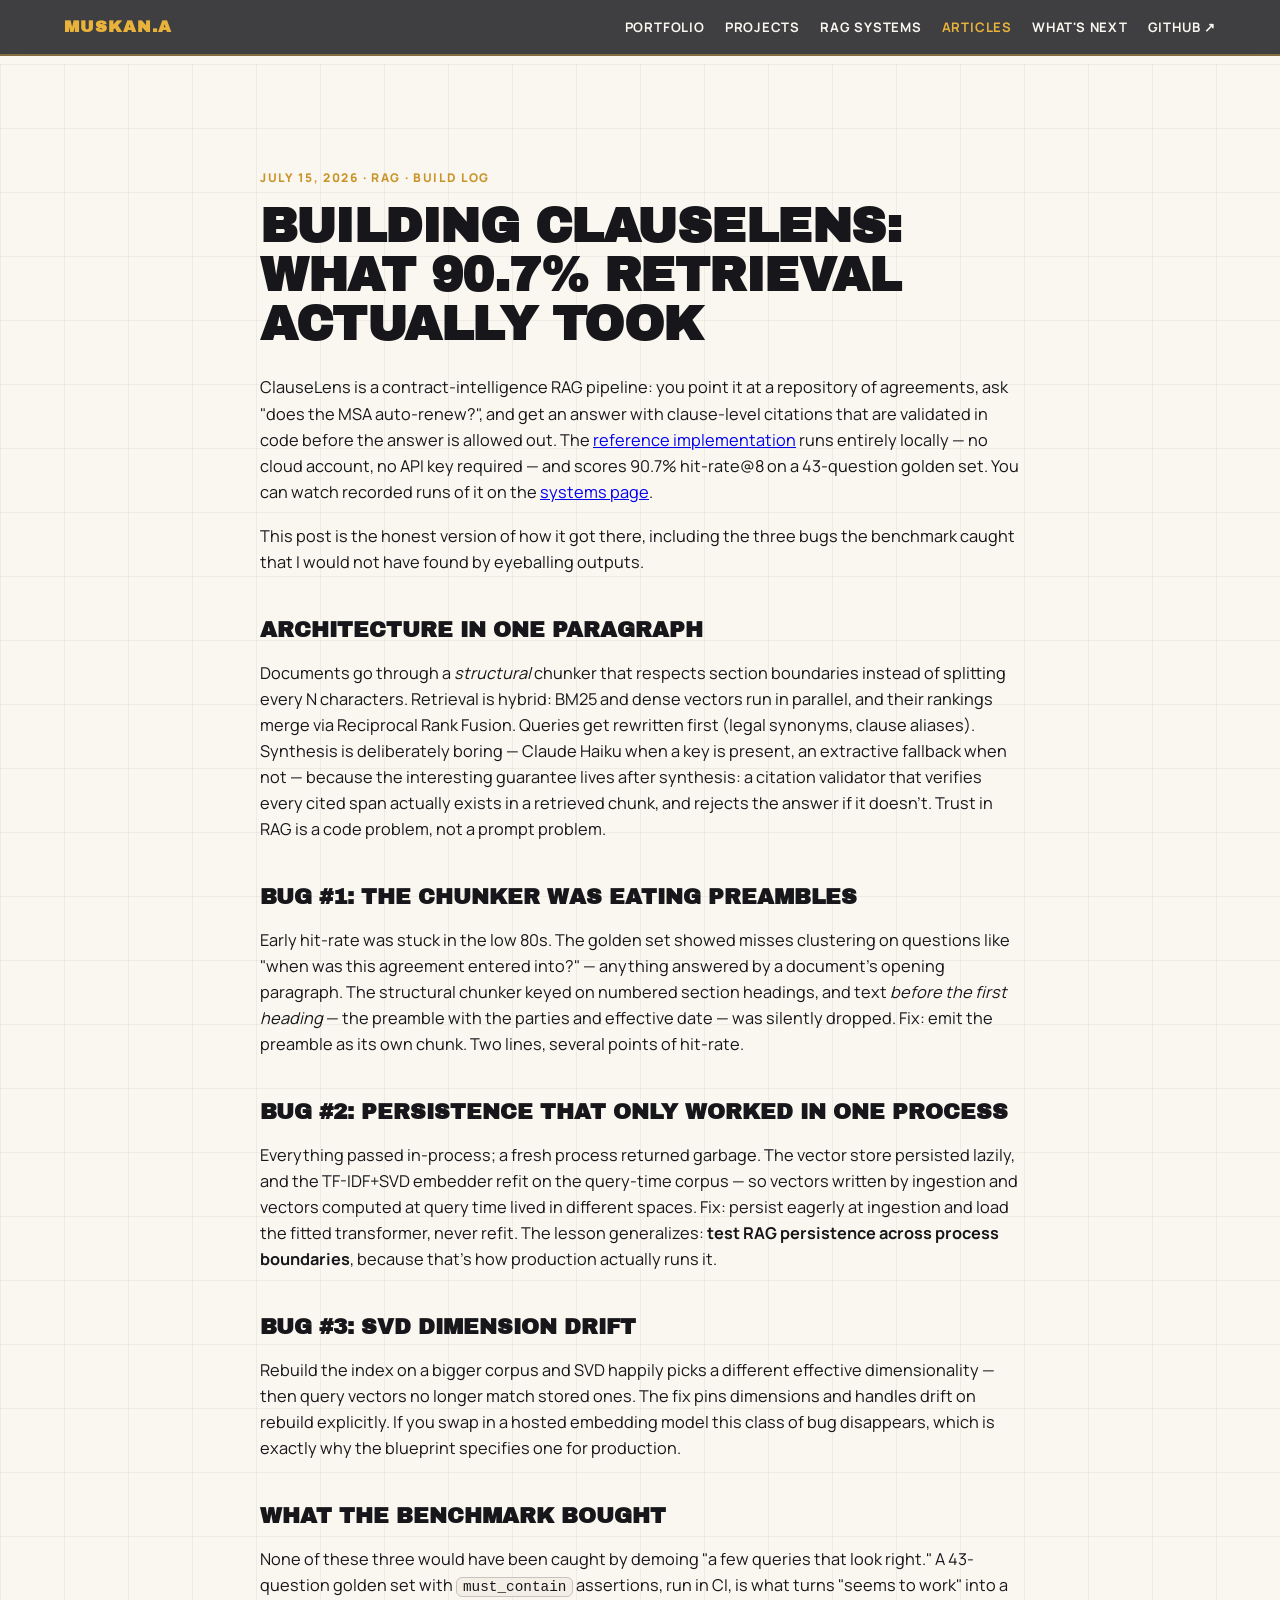
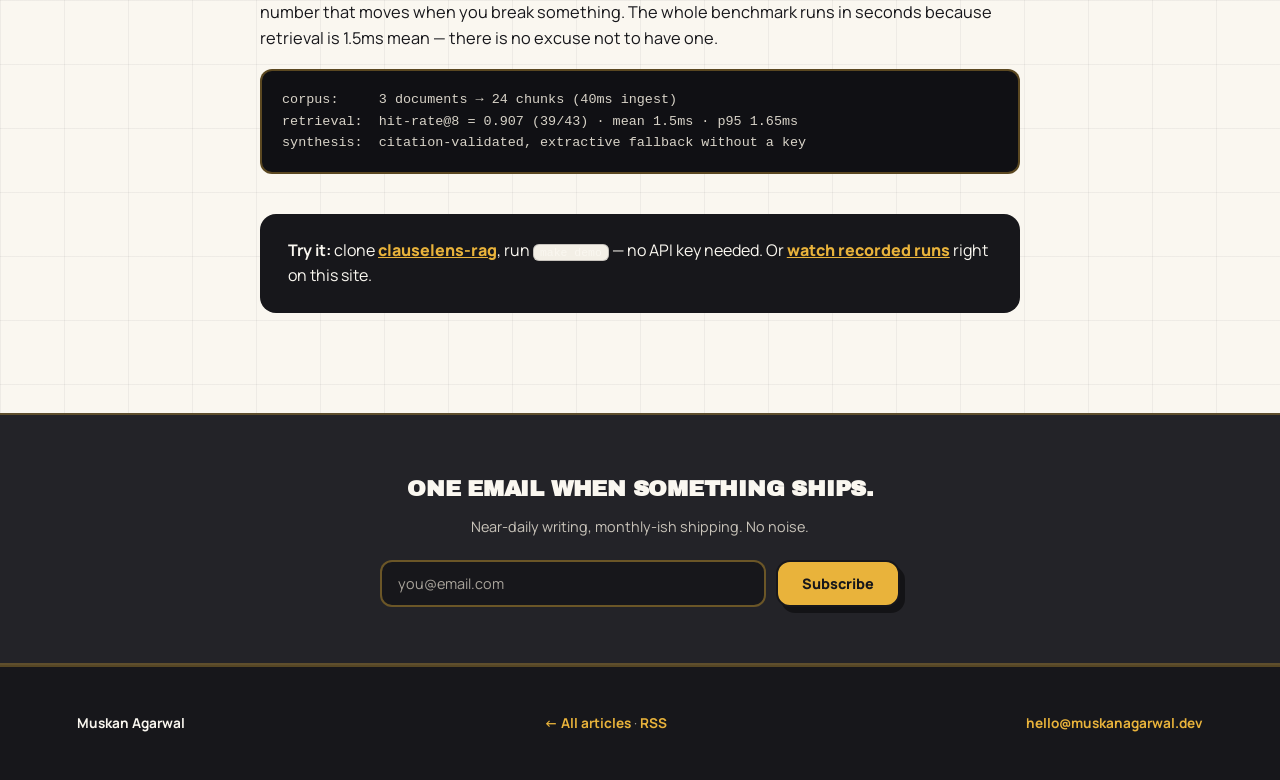
<file: articles/building-clauselens-rag/index.html>
<!DOCTYPE html>
<html lang="en">
<head>
<meta charset="UTF-8">
<meta name="viewport" content="width=device-width, initial-scale=1.0">
<title>Building ClauseLens: what 90.7% retrieval actually took — Muskan Agarwal</title>
<meta name="description" content="Build log for ClauseLens, a hybrid-retrieval RAG pipeline for contracts: structural chunking, BM25 + dense fusion with RRF, citation validation, and the three real bugs the benchmark caught.">
<link rel="canonical" href="https://muskanagarwal.dev/articles/building-clauselens-rag/">
<meta property="og:type" content="article">
<meta property="og:title" content="Building ClauseLens: what 90.7% retrieval actually took">
<meta property="og:description" content="An honest RAG build log: hybrid retrieval, citation validation, and three real bugs.">
<meta property="og:url" content="https://muskanagarwal.dev/articles/building-clauselens-rag/">
<script type="application/ld+json">
{"@context":"https://schema.org","@type":"BlogPosting",
"headline":"Building ClauseLens: what 90.7% retrieval actually took",
"datePublished":"2026-07-15","dateModified":"2026-07-15",
"author":{"@type":"Person","name":"Muskan Agarwal","url":"https://muskanagarwal.dev/"},
"mainEntityOfPage":"https://muskanagarwal.dev/articles/building-clauselens-rag/"}
</script>
<meta property="og:image" content="https://muskanagarwal.dev/assets/og/article-building-clauselens-rag.png">
<meta name="twitter:image" content="https://muskanagarwal.dev/assets/og/article-building-clauselens-rag.png">
<link rel="icon" type="image/svg+xml" href="/assets/favicon.svg">
<link rel="apple-touch-icon" href="/assets/apple-touch-icon.png">
<link rel="preconnect" href="https://fonts.googleapis.com">
<link rel="preconnect" href="https://fonts.gstatic.com" crossorigin>
<link href="https://fonts.googleapis.com/css2?family=Archivo+Black&family=Manrope:wght@400;600;700;800&display=swap" rel="stylesheet">
<link rel="stylesheet" href="/assets/site.css">
<style>
  article{max-width:760px;margin:0 auto;text-align:left}
  article .date{font-size:.75rem;font-weight:800;letter-spacing:.14em;text-transform:uppercase;color:var(--gold-deep)}
  article h1{font-size:clamp(1.9rem,4.5vw,3rem);margin:12px 0 26px}
  article h2{font-size:1.35rem;margin:38px 0 12px;font-family:'Archivo Black';text-transform:uppercase}
  article p{margin-bottom:18px;font-size:1.02rem}
  article code{background:var(--cream-2);border:1px solid rgba(23,23,27,.2);border-radius:6px;padding:1px 6px;font-size:.88em}
  article pre{background:#101014;color:#D8D3C8;border-radius:12px;padding:18px 20px;overflow-x:auto;font-size:.84rem;line-height:1.6;margin-bottom:18px;border:2px solid rgba(233,179,59,.35)}
  .cta-box{background:var(--ink);color:var(--cream);border-radius:16px;padding:24px 28px;margin-top:40px}
  .cta-box a{color:var(--gold);font-weight:800}
</style>
<link rel="alternate" type="application/rss+xml" title="Muskan Agarwal — Articles" href="/articles/feed.xml">
</head>
<body>
<nav class="site-nav" aria-label="Main">
  <a class="logo" href="/">MUSKAN.A</a>
  <div class="links">
    <a href="/portfolio/">Portfolio</a><a href="/projects/">Projects</a><a href="/systems/">RAG Systems</a>
    <a href="/articles/" aria-current="page">Articles</a><a href="/plans/">What's Next</a>
    <a href="https://github.com/itsmuskanagarwal" rel="noopener" target="_blank">GitHub ↗</a>
  </div>
</nav>
<div class="nav-pad"></div>

<main class="section grid-paper">
<article>
  <span class="date">July 15, 2026 · RAG · Build log</span>
  <h1 class="display">Building ClauseLens: what 90.7% retrieval actually took</h1>

  <p>ClauseLens is a contract-intelligence RAG pipeline: you point it at a repository of agreements, ask "does the MSA auto-renew?", and get an answer with clause-level citations that are validated in code before the answer is allowed out. The <a href="https://github.com/itsmuskanagarwal/clauselens-rag">reference implementation</a> runs entirely locally — no cloud account, no API key required — and scores 90.7% hit-rate@8 on a 43-question golden set. You can watch recorded runs of it on the <a href="/systems/">systems page</a>.</p>

  <p>This post is the honest version of how it got there, including the three bugs the benchmark caught that I would not have found by eyeballing outputs.</p>

  <h2>Architecture in one paragraph</h2>
  <p>Documents go through a <em>structural</em> chunker that respects section boundaries instead of splitting every N characters. Retrieval is hybrid: BM25 and dense vectors run in parallel, and their rankings merge via Reciprocal Rank Fusion. Queries get rewritten first (legal synonyms, clause aliases). Synthesis is deliberately boring — Claude Haiku when a key is present, an extractive fallback when not — because the interesting guarantee lives after synthesis: a citation validator that verifies every cited span actually exists in a retrieved chunk, and rejects the answer if it doesn't. Trust in RAG is a code problem, not a prompt problem.</p>

  <h2>Bug #1: the chunker was eating preambles</h2>
  <p>Early hit-rate was stuck in the low 80s. The golden set showed misses clustering on questions like "when was this agreement entered into?" — anything answered by a document's opening paragraph. The structural chunker keyed on numbered section headings, and text <em>before the first heading</em> — the preamble with the parties and effective date — was silently dropped. Fix: emit the preamble as its own chunk. Two lines, several points of hit-rate.</p>

  <h2>Bug #2: persistence that only worked in one process</h2>
  <p>Everything passed in-process; a fresh process returned garbage. The vector store persisted lazily, and the TF-IDF+SVD embedder refit on the query-time corpus — so vectors written by ingestion and vectors computed at query time lived in different spaces. Fix: persist eagerly at ingestion and load the fitted transformer, never refit. The lesson generalizes: <strong>test RAG persistence across process boundaries</strong>, because that's how production actually runs it.</p>

  <h2>Bug #3: SVD dimension drift</h2>
  <p>Rebuild the index on a bigger corpus and SVD happily picks a different effective dimensionality — then query vectors no longer match stored ones. The fix pins dimensions and handles drift on rebuild explicitly. If you swap in a hosted embedding model this class of bug disappears, which is exactly why the blueprint specifies one for production.</p>

  <h2>What the benchmark bought</h2>
  <p>None of these three would have been caught by demoing "a few queries that look right." A 43-question golden set with <code>must_contain</code> assertions, run in CI, is what turns "seems to work" into a number that moves when you break something. The whole benchmark runs in seconds because retrieval is 1.5ms mean — there is no excuse not to have one.</p>

<pre>corpus:     3 documents → 24 chunks (40ms ingest)
retrieval:  hit-rate@8 = 0.907 (39/43) · mean 1.5ms · p95 1.65ms
synthesis:  citation-validated, extractive fallback without a key</pre>

  <div class="cta-box">
    <strong>Try it:</strong> clone <a href="https://github.com/itsmuskanagarwal/clauselens-rag" rel="noopener">clauselens-rag</a>, run <code>make demo</code> — no API key needed. Or <a href="/systems/">watch recorded runs</a> right on this site.
  </div>
</article>
</main>

<section class="newsletter-cta">
  <div class="newsletter-inner">
    <h2>One email when something ships.</h2>
    <p>Near-daily writing, monthly-ish shipping. No noise.</p>
    <form action="https://buttondown.com/api/emails/embed-subscribe/muskanagarwal" method="post" target="popupwindow" onsubmit="window.open('https://buttondown.com/muskanagarwal','popupwindow')" class="newsletter-form">
      <label for="bd-email" class="sr-only">Email address</label>
      <input type="email" name="email" id="bd-email" placeholder="you@email.com" required>
      <input type="hidden" value="1" name="embed">
      <button type="submit" class="btn">Subscribe</button>
    </form>
  </div>
</section>

<footer class="site-footer">
  <b>Muskan Agarwal</b>
  <span><a href="/articles/">← All articles</a> · <a href="/articles/feed.xml">RSS</a></span>
  <span><a href="mailto:hello@muskanagarwal.dev">hello@muskanagarwal.dev</a></span>
</footer>
</body>
</html>
</file>
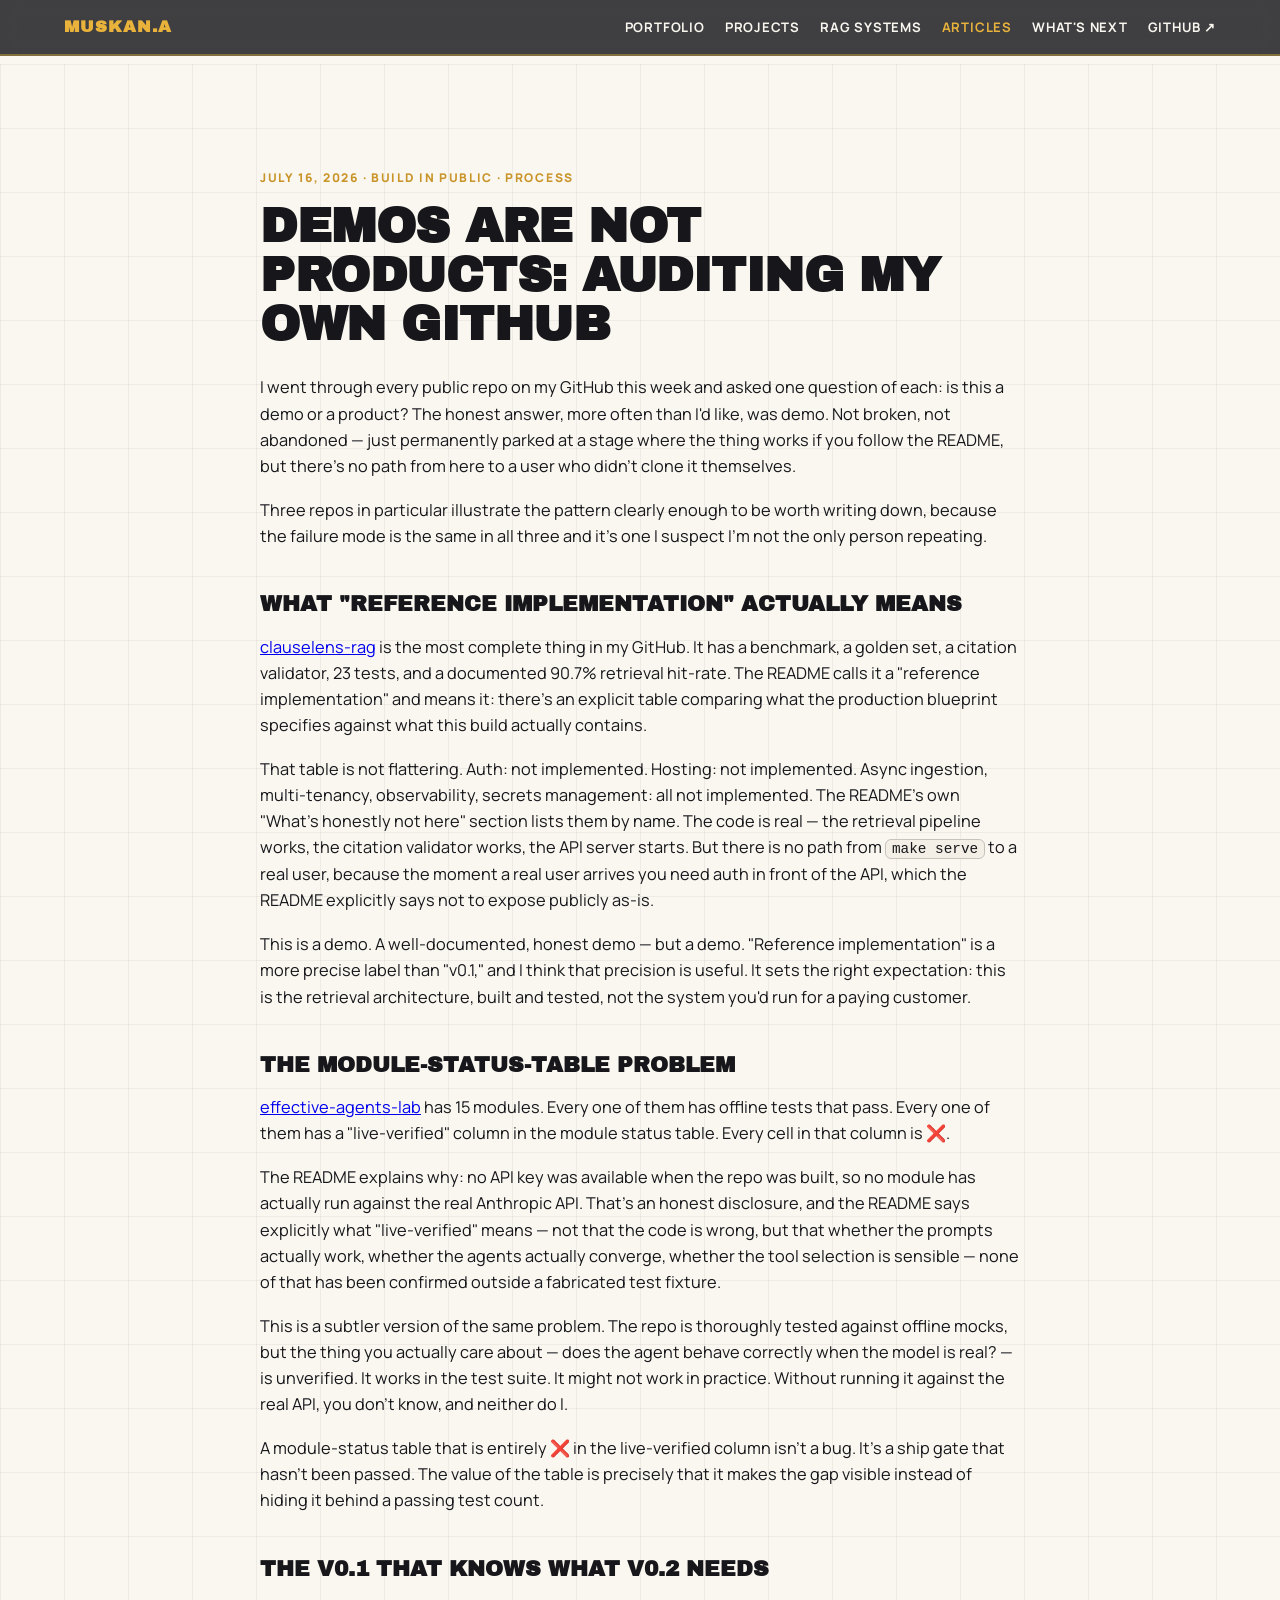
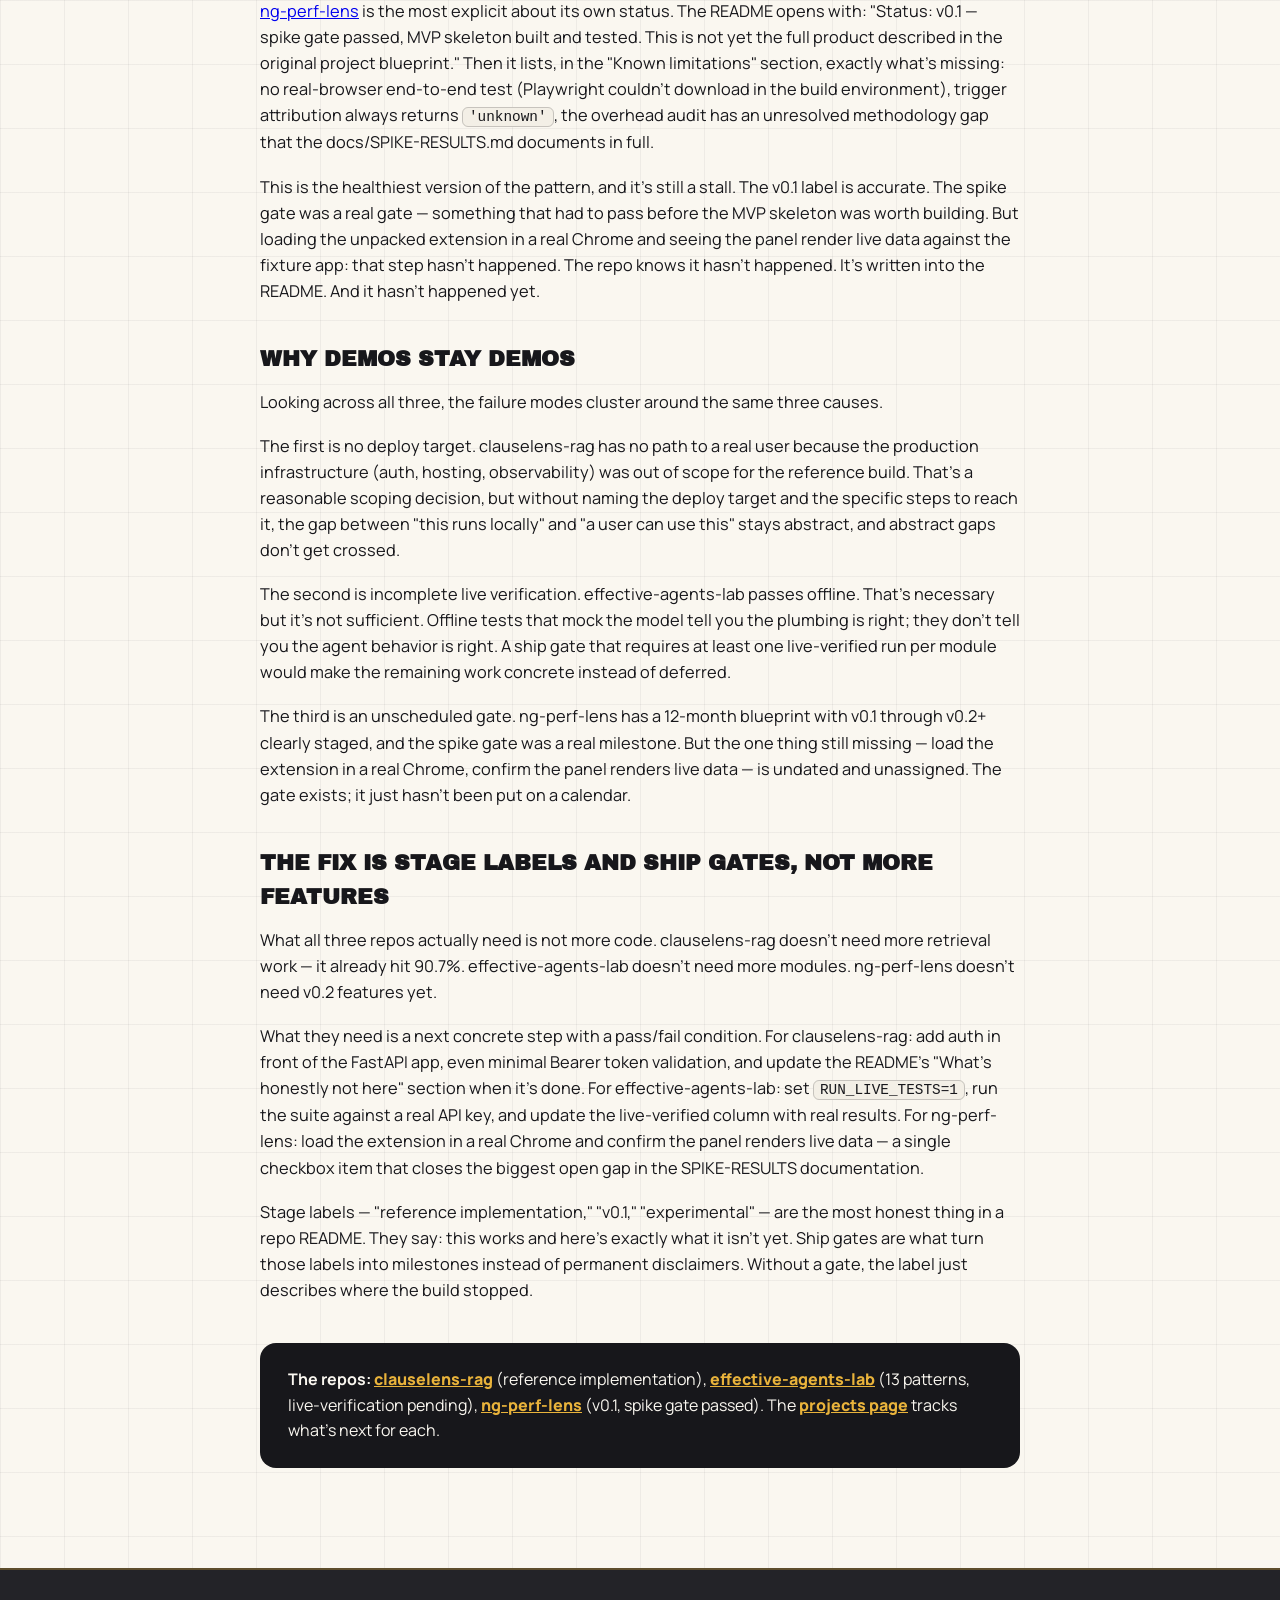
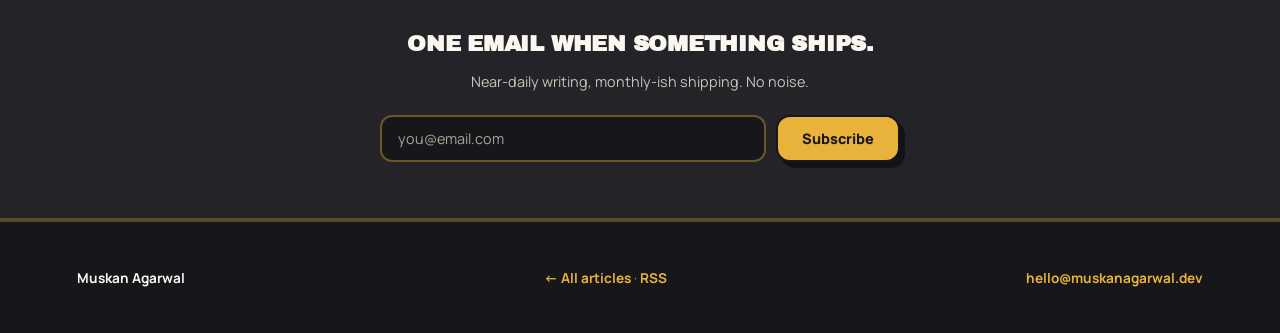
<file: articles/demos-are-not-products/index.html>
<!DOCTYPE html>
<html lang="en">
<head>
<meta charset="UTF-8">
<meta name="viewport" content="width=device-width, initial-scale=1.0">
<title>Demos are not products: auditing my own GitHub — Muskan Agarwal</title>
<meta name="description" content="I audited every public repo on my GitHub and found the same pattern: working demos with no deploy target, no phasing, and a README that knows it's stalled. The fix is stage labels and ship gates.">
<link rel="canonical" href="https://muskanagarwal.dev/articles/demos-are-not-products/">
<meta property="og:type" content="article">
<meta property="og:title" content="Demos are not products: auditing my own GitHub">
<meta property="og:description" content="I audited every public repo on my GitHub and found the same pattern: working demos with no deploy target, no phasing, and a README that knows it's stalled. The fix is stage labels and ship gates.">
<meta property="og:url" content="https://muskanagarwal.dev/articles/demos-are-not-products/">
<script type="application/ld+json">
{"@context":"https://schema.org","@type":"BlogPosting",
"headline":"Demos are not products: auditing my own GitHub",
"datePublished":"2026-07-16","dateModified":"2026-07-16",
"author":{"@type":"Person","name":"Muskan Agarwal","url":"https://muskanagarwal.dev/"},
"mainEntityOfPage":"https://muskanagarwal.dev/articles/demos-are-not-products/"}
</script>
<meta property="og:image" content="https://muskanagarwal.dev/assets/og/article-demos-are-not-products.png">
<meta name="twitter:image" content="https://muskanagarwal.dev/assets/og/article-demos-are-not-products.png">
<link rel="icon" type="image/svg+xml" href="/assets/favicon.svg">
<link rel="apple-touch-icon" href="/assets/apple-touch-icon.png">
<link rel="preconnect" href="https://fonts.googleapis.com">
<link rel="preconnect" href="https://fonts.gstatic.com" crossorigin>
<link href="https://fonts.googleapis.com/css2?family=Archivo+Black&family=Manrope:wght@400;600;700;800&display=swap" rel="stylesheet">
<link rel="stylesheet" href="/assets/site.css">
<style>
  article{max-width:760px;margin:0 auto;text-align:left}
  article .date{font-size:.75rem;font-weight:800;letter-spacing:.14em;text-transform:uppercase;color:var(--gold-deep)}
  article h1{font-size:clamp(1.9rem,4.5vw,3rem);margin:12px 0 26px}
  article h2{font-size:1.35rem;margin:38px 0 12px;font-family:'Archivo Black';text-transform:uppercase}
  article p{margin-bottom:18px;font-size:1.02rem}
  article code{background:var(--cream-2);border:1px solid rgba(23,23,27,.2);border-radius:6px;padding:1px 6px;font-size:.88em}
  article pre{background:#101014;color:#D8D3C8;border-radius:12px;padding:18px 20px;overflow-x:auto;font-size:.84rem;line-height:1.6;margin-bottom:18px;border:2px solid rgba(233,179,59,.35)}
  .cta-box{background:var(--ink);color:var(--cream);border-radius:16px;padding:24px 28px;margin-top:40px}
  .cta-box a{color:var(--gold);font-weight:800}
</style>
<link rel="alternate" type="application/rss+xml" title="Muskan Agarwal — Articles" href="/articles/feed.xml">
</head>
<body>
<nav class="site-nav" aria-label="Main">
  <a class="logo" href="/">MUSKAN.A</a>
  <div class="links">
    <a href="/portfolio/">Portfolio</a><a href="/projects/">Projects</a><a href="/systems/">RAG Systems</a>
    <a href="/articles/" aria-current="page">Articles</a><a href="/plans/">What's Next</a>
    <a href="https://github.com/itsmuskanagarwal" rel="noopener" target="_blank">GitHub ↗</a>
  </div>
</nav>
<div class="nav-pad"></div>

<main class="section grid-paper">
<article>
  <span class="date">July 16, 2026 · Build in public · Process</span>
  <h1 class="display">Demos are not products: auditing my own GitHub</h1>

  <p>I went through every public repo on my GitHub this week and asked one question of each: is this a demo or a product? The honest answer, more often than I'd like, was demo. Not broken, not abandoned — just permanently parked at a stage where the thing works if you follow the README, but there's no path from here to a user who didn't clone it themselves.</p>

  <p>Three repos in particular illustrate the pattern clearly enough to be worth writing down, because the failure mode is the same in all three and it's one I suspect I'm not the only person repeating.</p>

  <h2>What "reference implementation" actually means</h2>
  <p><a href="https://github.com/itsmuskanagarwal/clauselens-rag">clauselens-rag</a> is the most complete thing in my GitHub. It has a benchmark, a golden set, a citation validator, 23 tests, and a documented 90.7% retrieval hit-rate. The README calls it a "reference implementation" and means it: there's an explicit table comparing what the production blueprint specifies against what this build actually contains.</p>

  <p>That table is not flattering. Auth: not implemented. Hosting: not implemented. Async ingestion, multi-tenancy, observability, secrets management: all not implemented. The README's own "What's honestly not here" section lists them by name. The code is real — the retrieval pipeline works, the citation validator works, the API server starts. But there is no path from <code>make serve</code> to a real user, because the moment a real user arrives you need auth in front of the API, which the README explicitly says not to expose publicly as-is.</p>

  <p>This is a demo. A well-documented, honest demo — but a demo. "Reference implementation" is a more precise label than "v0.1," and I think that precision is useful. It sets the right expectation: this is the retrieval architecture, built and tested, not the system you'd run for a paying customer.</p>

  <h2>The module-status-table problem</h2>
  <p><a href="https://github.com/itsmuskanagarwal/effective-agents-lab">effective-agents-lab</a> has 15 modules. Every one of them has offline tests that pass. Every one of them has a "live-verified" column in the module status table. Every cell in that column is ❌.</p>

  <p>The README explains why: no API key was available when the repo was built, so no module has actually run against the real Anthropic API. That's an honest disclosure, and the README says explicitly what "live-verified" means — not that the code is wrong, but that whether the prompts actually work, whether the agents actually converge, whether the tool selection is sensible — none of that has been confirmed outside a fabricated test fixture.</p>

  <p>This is a subtler version of the same problem. The repo is thoroughly tested against offline mocks, but the thing you actually care about — does the agent behave correctly when the model is real? — is unverified. It works in the test suite. It might not work in practice. Without running it against the real API, you don't know, and neither do I.</p>

  <p>A module-status table that is entirely ❌ in the live-verified column isn't a bug. It's a ship gate that hasn't been passed. The value of the table is precisely that it makes the gap visible instead of hiding it behind a passing test count.</p>

  <h2>The v0.1 that knows what v0.2 needs</h2>
  <p><a href="https://github.com/itsmuskanagarwal/ng-perf-lens">ng-perf-lens</a> is the most explicit about its own status. The README opens with: "Status: v0.1 — spike gate passed, MVP skeleton built and tested. This is not yet the full product described in the original project blueprint." Then it lists, in the "Known limitations" section, exactly what's missing: no real-browser end-to-end test (Playwright couldn't download in the build environment), trigger attribution always returns <code>'unknown'</code>, the overhead audit has an unresolved methodology gap that the docs/SPIKE-RESULTS.md documents in full.</p>

  <p>This is the healthiest version of the pattern, and it's still a stall. The v0.1 label is accurate. The spike gate was a real gate — something that had to pass before the MVP skeleton was worth building. But loading the unpacked extension in a real Chrome and seeing the panel render live data against the fixture app: that step hasn't happened. The repo knows it hasn't happened. It's written into the README. And it hasn't happened yet.</p>

  <h2>Why demos stay demos</h2>
  <p>Looking across all three, the failure modes cluster around the same three causes.</p>

  <p>The first is no deploy target. clauselens-rag has no path to a real user because the production infrastructure (auth, hosting, observability) was out of scope for the reference build. That's a reasonable scoping decision, but without naming the deploy target and the specific steps to reach it, the gap between "this runs locally" and "a user can use this" stays abstract, and abstract gaps don't get crossed.</p>

  <p>The second is incomplete live verification. effective-agents-lab passes offline. That's necessary but it's not sufficient. Offline tests that mock the model tell you the plumbing is right; they don't tell you the agent behavior is right. A ship gate that requires at least one live-verified run per module would make the remaining work concrete instead of deferred.</p>

  <p>The third is an unscheduled gate. ng-perf-lens has a 12-month blueprint with v0.1 through v0.2+ clearly staged, and the spike gate was a real milestone. But the one thing still missing — load the extension in a real Chrome, confirm the panel renders live data — is undated and unassigned. The gate exists; it just hasn't been put on a calendar.</p>

  <h2>The fix is stage labels and ship gates, not more features</h2>
  <p>What all three repos actually need is not more code. clauselens-rag doesn't need more retrieval work — it already hit 90.7%. effective-agents-lab doesn't need more modules. ng-perf-lens doesn't need v0.2 features yet.</p>

  <p>What they need is a next concrete step with a pass/fail condition. For clauselens-rag: add auth in front of the FastAPI app, even minimal Bearer token validation, and update the README's "What's honestly not here" section when it's done. For effective-agents-lab: set <code>RUN_LIVE_TESTS=1</code>, run the suite against a real API key, and update the live-verified column with real results. For ng-perf-lens: load the extension in a real Chrome and confirm the panel renders live data — a single checkbox item that closes the biggest open gap in the SPIKE-RESULTS documentation.</p>

  <p>Stage labels — "reference implementation," "v0.1," "experimental" — are the most honest thing in a repo README. They say: this works and here's exactly what it isn't yet. Ship gates are what turn those labels into milestones instead of permanent disclaimers. Without a gate, the label just describes where the build stopped.</p>

  <div class="cta-box">
    <strong>The repos:</strong> <a href="https://github.com/itsmuskanagarwal/clauselens-rag" rel="noopener">clauselens-rag</a> (reference implementation), <a href="https://github.com/itsmuskanagarwal/effective-agents-lab" rel="noopener">effective-agents-lab</a> (13 patterns, live-verification pending), <a href="https://github.com/itsmuskanagarwal/ng-perf-lens" rel="noopener">ng-perf-lens</a> (v0.1, spike gate passed). The <a href="/projects/">projects page</a> tracks what's next for each.
  </div>
</article>
</main>

<section class="newsletter-cta">
  <div class="newsletter-inner">
    <h2>One email when something ships.</h2>
    <p>Near-daily writing, monthly-ish shipping. No noise.</p>
    <form action="https://buttondown.com/api/emails/embed-subscribe/muskanagarwal" method="post" target="popupwindow" onsubmit="window.open('https://buttondown.com/muskanagarwal','popupwindow')" class="newsletter-form">
      <label for="bd-email" class="sr-only">Email address</label>
      <input type="email" name="email" id="bd-email" placeholder="you@email.com" required>
      <input type="hidden" value="1" name="embed">
      <button type="submit" class="btn">Subscribe</button>
    </form>
  </div>
</section>

<footer class="site-footer">
  <b>Muskan Agarwal</b>
  <span><a href="/articles/">← All articles</a> · <a href="/articles/feed.xml">RSS</a></span>
  <span><a href="mailto:hello@muskanagarwal.dev">hello@muskanagarwal.dev</a></span>
</footer>
</body>
</html>
</file>
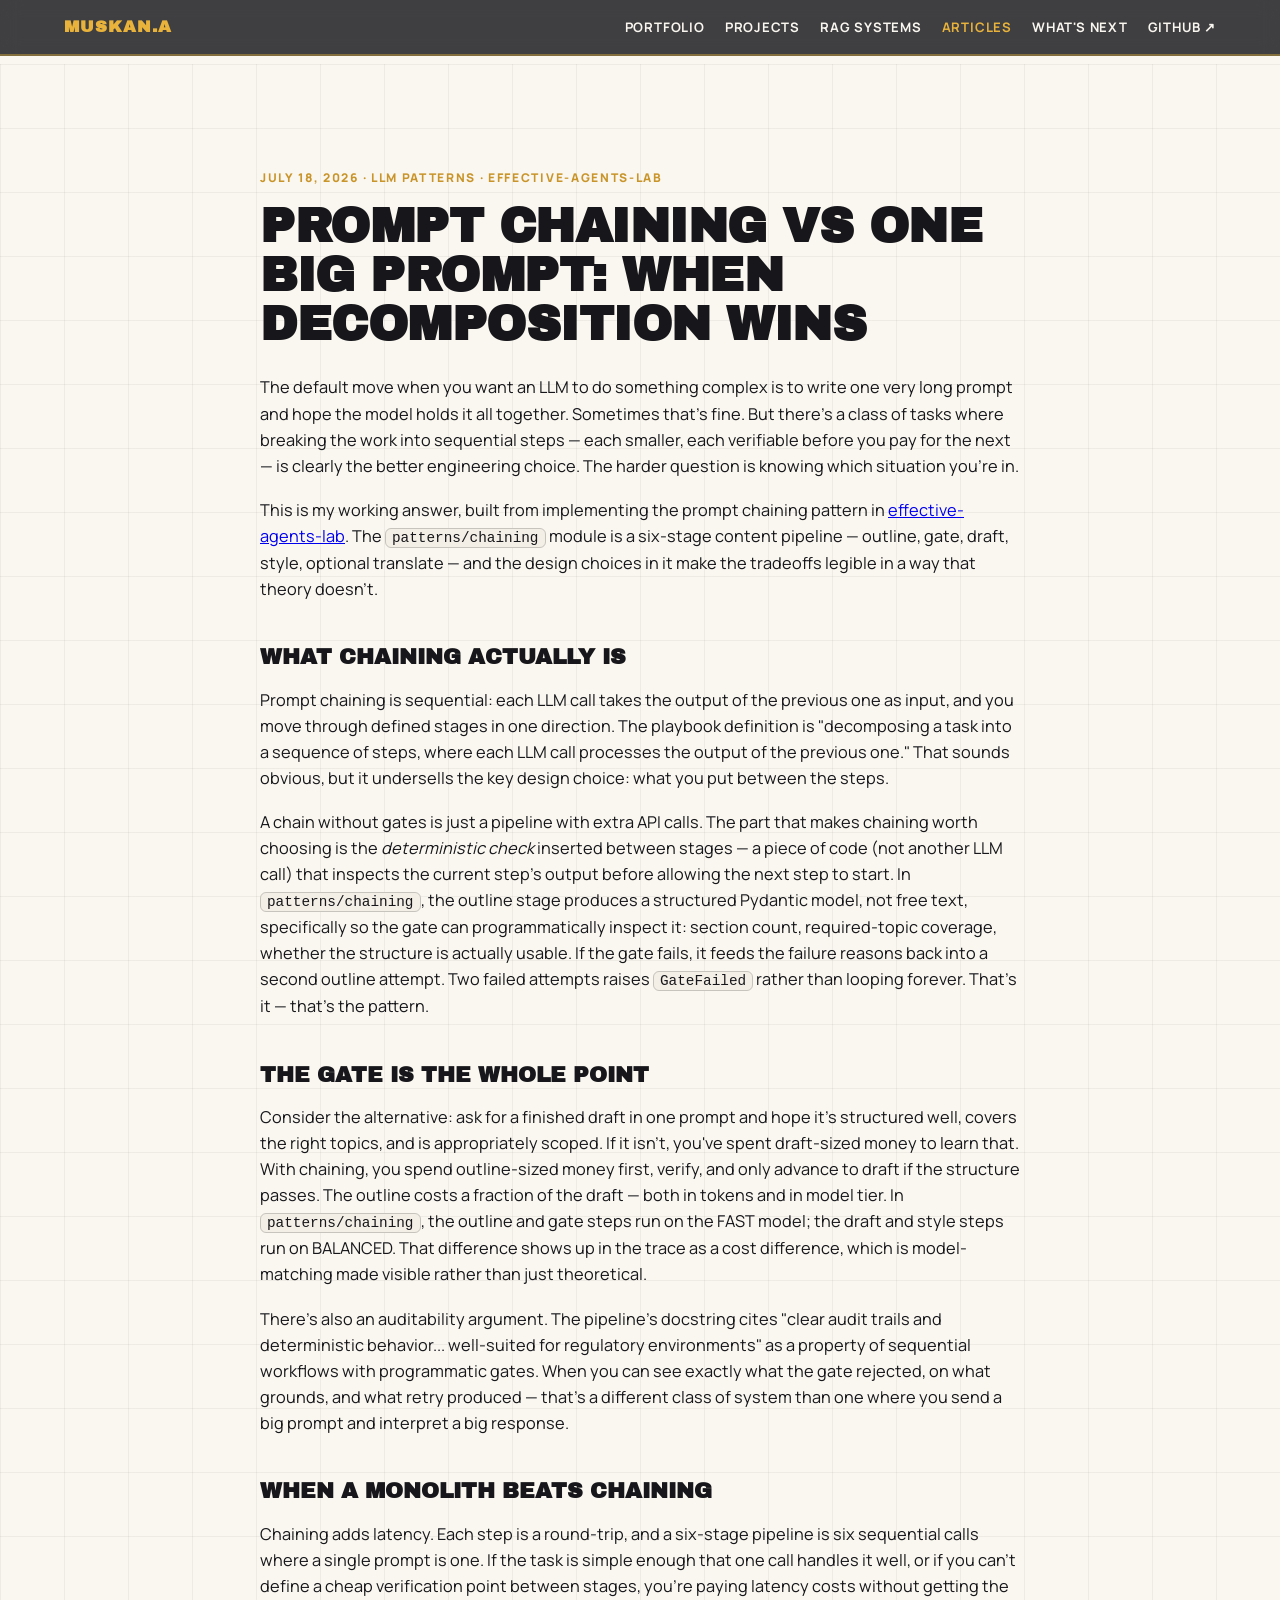
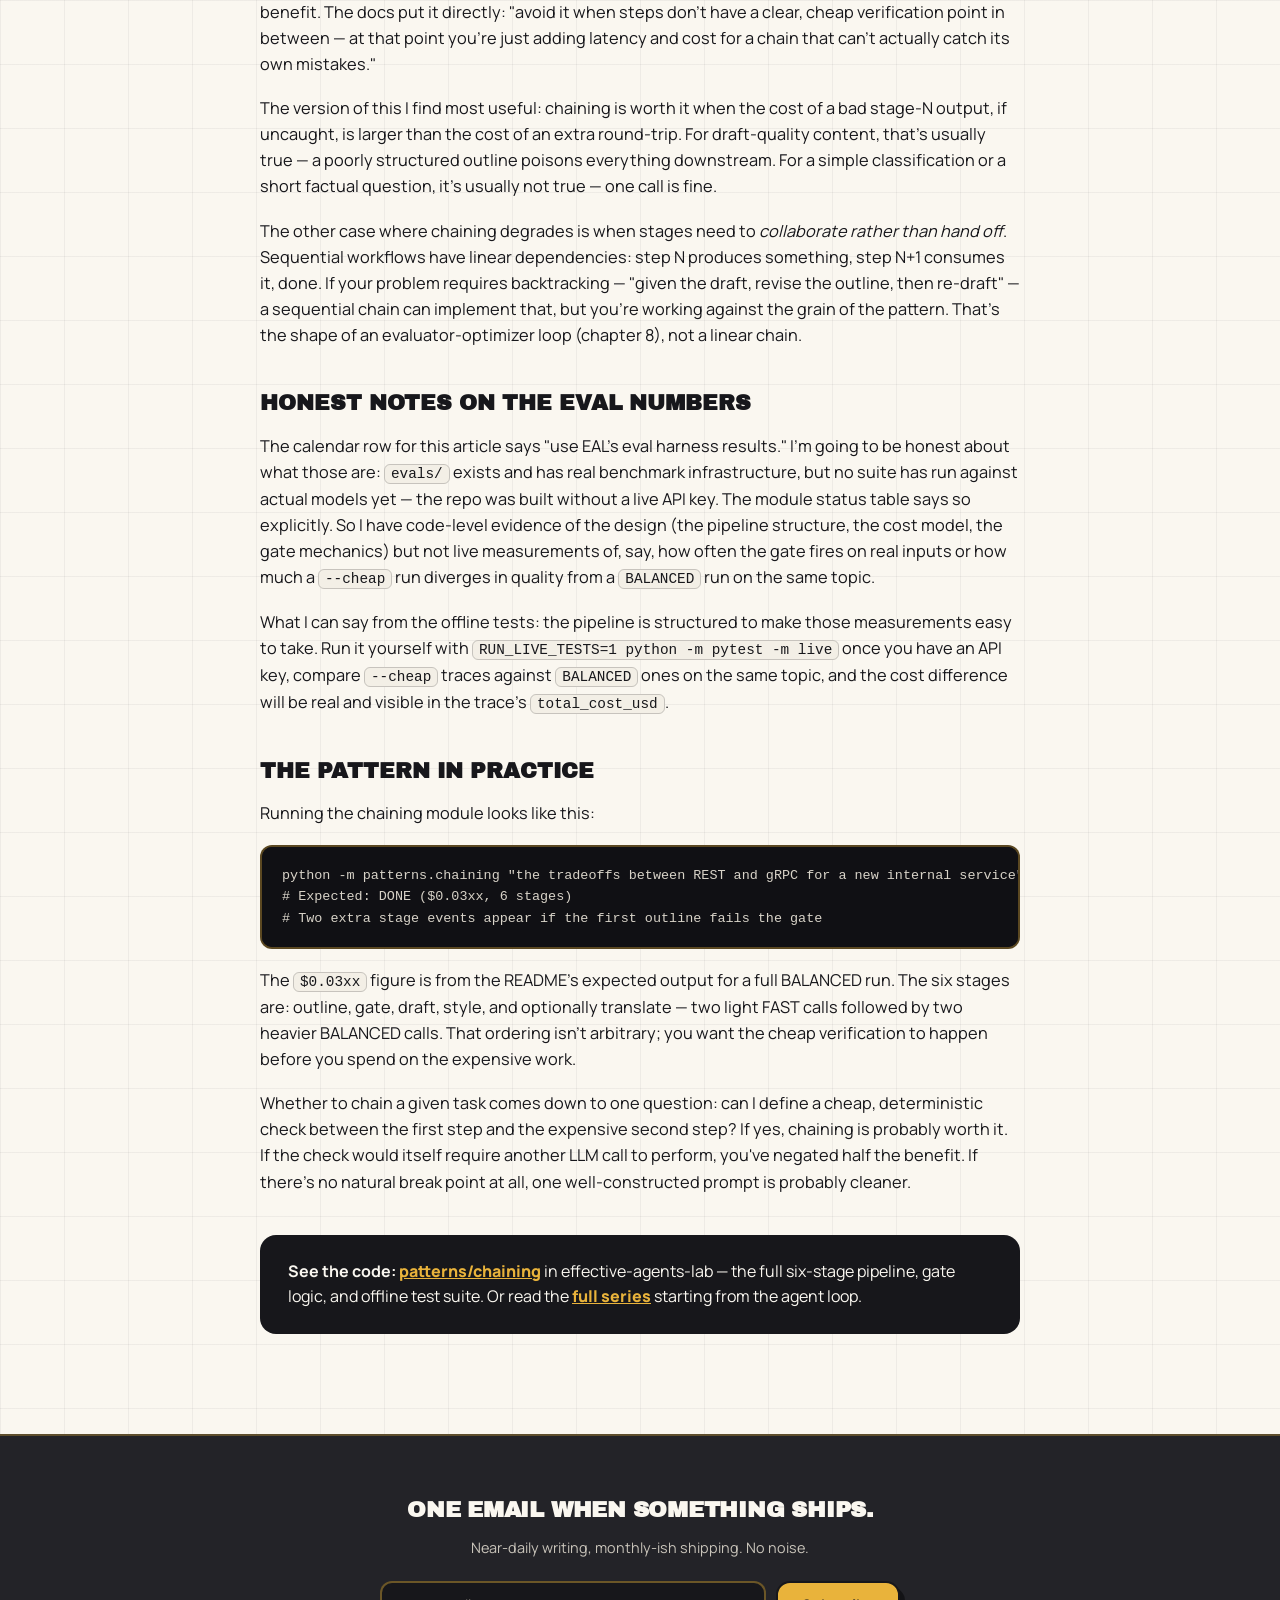
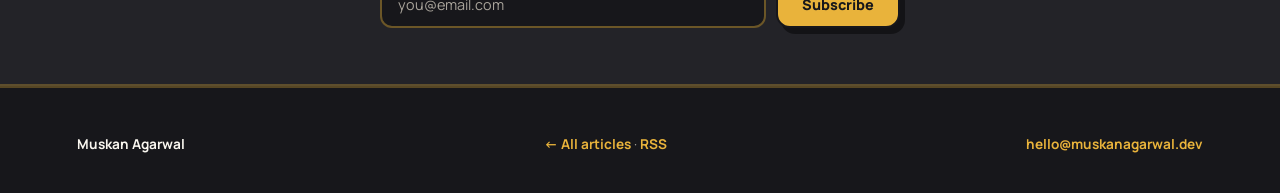
<file: articles/prompt-chaining-vs-monolith/index.html>
<!DOCTYPE html>
<html lang="en">
<head>
<meta charset="UTF-8">
<meta name="viewport" content="width=device-width, initial-scale=1.0">
<title>Prompt chaining vs one big prompt: when decomposition wins — Muskan Agarwal</title>
<meta name="description" content="When does breaking a task into sequential LLM calls beat one big prompt? The case for chaining, the gate that makes it work, and when it just adds latency.">
<link rel="canonical" href="https://muskanagarwal.dev/articles/prompt-chaining-vs-monolith/">
<meta property="og:type" content="article">
<meta property="og:title" content="Prompt chaining vs one big prompt: when decomposition wins">
<meta property="og:description" content="When does breaking a task into sequential LLM calls beat one big prompt? The case for chaining, the gate that makes it work, and when it just adds latency.">
<meta property="og:url" content="https://muskanagarwal.dev/articles/prompt-chaining-vs-monolith/">
<script type="application/ld+json">
{"@context":"https://schema.org","@type":"BlogPosting",
"headline":"Prompt chaining vs one big prompt: when decomposition wins",
"datePublished":"2026-07-18","dateModified":"2026-07-18",
"author":{"@type":"Person","name":"Muskan Agarwal","url":"https://muskanagarwal.dev/"},
"mainEntityOfPage":"https://muskanagarwal.dev/articles/prompt-chaining-vs-monolith/"}
</script>
<meta property="og:image" content="https://muskanagarwal.dev/assets/og/article-prompt-chaining-vs-monolith.png">
<meta name="twitter:image" content="https://muskanagarwal.dev/assets/og/article-prompt-chaining-vs-monolith.png">
<link rel="icon" type="image/svg+xml" href="/assets/favicon.svg">
<link rel="apple-touch-icon" href="/assets/apple-touch-icon.png">
<link rel="preconnect" href="https://fonts.googleapis.com">
<link rel="preconnect" href="https://fonts.gstatic.com" crossorigin>
<link href="https://fonts.googleapis.com/css2?family=Archivo+Black&family=Manrope:wght@400;600;700;800&display=swap" rel="stylesheet">
<link rel="stylesheet" href="/assets/site.css">
<style>
  article{max-width:760px;margin:0 auto;text-align:left}
  article .date{font-size:.75rem;font-weight:800;letter-spacing:.14em;text-transform:uppercase;color:var(--gold-deep)}
  article h1{font-size:clamp(1.9rem,4.5vw,3rem);margin:12px 0 26px}
  article h2{font-size:1.35rem;margin:38px 0 12px;font-family:'Archivo Black';text-transform:uppercase}
  article p{margin-bottom:18px;font-size:1.02rem}
  article code{background:var(--cream-2);border:1px solid rgba(23,23,27,.2);border-radius:6px;padding:1px 6px;font-size:.88em}
  article pre{background:#101014;color:#D8D3C8;border-radius:12px;padding:18px 20px;overflow-x:auto;font-size:.84rem;line-height:1.6;margin-bottom:18px;border:2px solid rgba(233,179,59,.35)}
  .cta-box{background:var(--ink);color:var(--cream);border-radius:16px;padding:24px 28px;margin-top:40px}
  .cta-box a{color:var(--gold);font-weight:800}
</style>
<link rel="alternate" type="application/rss+xml" title="Muskan Agarwal — Articles" href="/articles/feed.xml">
</head>
<body>
<nav class="site-nav" aria-label="Main">
  <a class="logo" href="/">MUSKAN.A</a>
  <div class="links">
    <a href="/portfolio/">Portfolio</a><a href="/projects/">Projects</a><a href="/systems/">RAG Systems</a>
    <a href="/articles/" aria-current="page">Articles</a><a href="/plans/">What's Next</a>
    <a href="https://github.com/itsmuskanagarwal" rel="noopener" target="_blank">GitHub ↗</a>
  </div>
</nav>
<div class="nav-pad"></div>

<main class="section grid-paper">
<article>
  <span class="date">July 18, 2026 · LLM Patterns · effective-agents-lab</span>
  <h1 class="display">Prompt chaining vs one big prompt: when decomposition wins</h1>

  <p>The default move when you want an LLM to do something complex is to write one very long prompt and hope the model holds it all together. Sometimes that's fine. But there's a class of tasks where breaking the work into sequential steps — each smaller, each verifiable before you pay for the next — is clearly the better engineering choice. The harder question is knowing which situation you're in.</p>

  <p>This is my working answer, built from implementing the prompt chaining pattern in <a href="https://github.com/itsmuskanagarwal/effective-agents-lab">effective-agents-lab</a>. The <code>patterns/chaining</code> module is a six-stage content pipeline — outline, gate, draft, style, optional translate — and the design choices in it make the tradeoffs legible in a way that theory doesn't.</p>

  <h2>What chaining actually is</h2>

  <p>Prompt chaining is sequential: each LLM call takes the output of the previous one as input, and you move through defined stages in one direction. The playbook definition is "decomposing a task into a sequence of steps, where each LLM call processes the output of the previous one." That sounds obvious, but it undersells the key design choice: what you put between the steps.</p>

  <p>A chain without gates is just a pipeline with extra API calls. The part that makes chaining worth choosing is the <em>deterministic check</em> inserted between stages — a piece of code (not another LLM call) that inspects the current step's output before allowing the next step to start. In <code>patterns/chaining</code>, the outline stage produces a structured Pydantic model, not free text, specifically so the gate can programmatically inspect it: section count, required-topic coverage, whether the structure is actually usable. If the gate fails, it feeds the failure reasons back into a second outline attempt. Two failed attempts raises <code>GateFailed</code> rather than looping forever. That's it — that's the pattern.</p>

  <h2>The gate is the whole point</h2>

  <p>Consider the alternative: ask for a finished draft in one prompt and hope it's structured well, covers the right topics, and is appropriately scoped. If it isn't, you've spent draft-sized money to learn that. With chaining, you spend outline-sized money first, verify, and only advance to draft if the structure passes. The outline costs a fraction of the draft — both in tokens and in model tier. In <code>patterns/chaining</code>, the outline and gate steps run on the FAST model; the draft and style steps run on BALANCED. That difference shows up in the trace as a cost difference, which is model-matching made visible rather than just theoretical.</p>

  <p>There's also an auditability argument. The pipeline's docstring cites "clear audit trails and deterministic behavior... well-suited for regulatory environments" as a property of sequential workflows with programmatic gates. When you can see exactly what the gate rejected, on what grounds, and what retry produced — that's a different class of system than one where you send a big prompt and interpret a big response.</p>

  <h2>When a monolith beats chaining</h2>

  <p>Chaining adds latency. Each step is a round-trip, and a six-stage pipeline is six sequential calls where a single prompt is one. If the task is simple enough that one call handles it well, or if you can't define a cheap verification point between stages, you're paying latency costs without getting the benefit. The docs put it directly: "avoid it when steps don't have a clear, cheap verification point in between — at that point you're just adding latency and cost for a chain that can't actually catch its own mistakes."</p>

  <p>The version of this I find most useful: chaining is worth it when the cost of a bad stage-N output, if uncaught, is larger than the cost of an extra round-trip. For draft-quality content, that's usually true — a poorly structured outline poisons everything downstream. For a simple classification or a short factual question, it's usually not true — one call is fine.</p>

  <p>The other case where chaining degrades is when stages need to <em>collaborate rather than hand off</em>. Sequential workflows have linear dependencies: step N produces something, step N+1 consumes it, done. If your problem requires backtracking — "given the draft, revise the outline, then re-draft" — a sequential chain can implement that, but you're working against the grain of the pattern. That's the shape of an evaluator-optimizer loop (chapter 8), not a linear chain.</p>

  <h2>Honest notes on the eval numbers</h2>

  <p>The calendar row for this article says "use EAL's eval harness results." I'm going to be honest about what those are: <code>evals/</code> exists and has real benchmark infrastructure, but no suite has run against actual models yet — the repo was built without a live API key. The module status table says so explicitly. So I have code-level evidence of the design (the pipeline structure, the cost model, the gate mechanics) but not live measurements of, say, how often the gate fires on real inputs or how much a <code>--cheap</code> run diverges in quality from a <code>BALANCED</code> run on the same topic.</p>

  <p>What I can say from the offline tests: the pipeline is structured to make those measurements easy to take. Run it yourself with <code>RUN_LIVE_TESTS=1 python -m pytest -m live</code> once you have an API key, compare <code>--cheap</code> traces against <code>BALANCED</code> ones on the same topic, and the cost difference will be real and visible in the trace's <code>total_cost_usd</code>.</p>

  <h2>The pattern in practice</h2>

  <p>Running the chaining module looks like this:</p>

<pre>python -m patterns.chaining "the tradeoffs between REST and gRPC for a new internal service"
# Expected: DONE ($0.03xx, 6 stages)
# Two extra stage events appear if the first outline fails the gate</pre>

  <p>The <code>$0.03xx</code> figure is from the README's expected output for a full BALANCED run. The six stages are: outline, gate, draft, style, and optionally translate — two light FAST calls followed by two heavier BALANCED calls. That ordering isn't arbitrary; you want the cheap verification to happen before you spend on the expensive work.</p>

  <p>Whether to chain a given task comes down to one question: can I define a cheap, deterministic check between the first step and the expensive second step? If yes, chaining is probably worth it. If the check would itself require another LLM call to perform, you've negated half the benefit. If there's no natural break point at all, one well-constructed prompt is probably cleaner.</p>

  <div class="cta-box">
    <strong>See the code:</strong> <a href="https://github.com/itsmuskanagarwal/effective-agents-lab/tree/main/patterns/chaining" rel="noopener">patterns/chaining</a> in effective-agents-lab — the full six-stage pipeline, gate logic, and offline test suite. Or read the <a href="/articles/">full series</a> starting from the agent loop.
  </div>
</article>
</main>

<section class="newsletter-cta">
  <div class="newsletter-inner">
    <h2>One email when something ships.</h2>
    <p>Near-daily writing, monthly-ish shipping. No noise.</p>
    <form action="https://buttondown.com/api/emails/embed-subscribe/muskanagarwal" method="post" target="popupwindow" onsubmit="window.open('https://buttondown.com/muskanagarwal','popupwindow')" class="newsletter-form">
      <label for="bd-email" class="sr-only">Email address</label>
      <input type="email" name="email" id="bd-email" placeholder="you@email.com" required>
      <input type="hidden" value="1" name="embed">
      <button type="submit" class="btn">Subscribe</button>
    </form>
  </div>
</section>

<footer class="site-footer">
  <b>Muskan Agarwal</b>
  <span><a href="/articles/">← All articles</a> · <a href="/articles/feed.xml">RSS</a></span>
  <span><a href="mailto:hello@muskanagarwal.dev">hello@muskanagarwal.dev</a></span>
</footer>
</body>
</html>
</file>
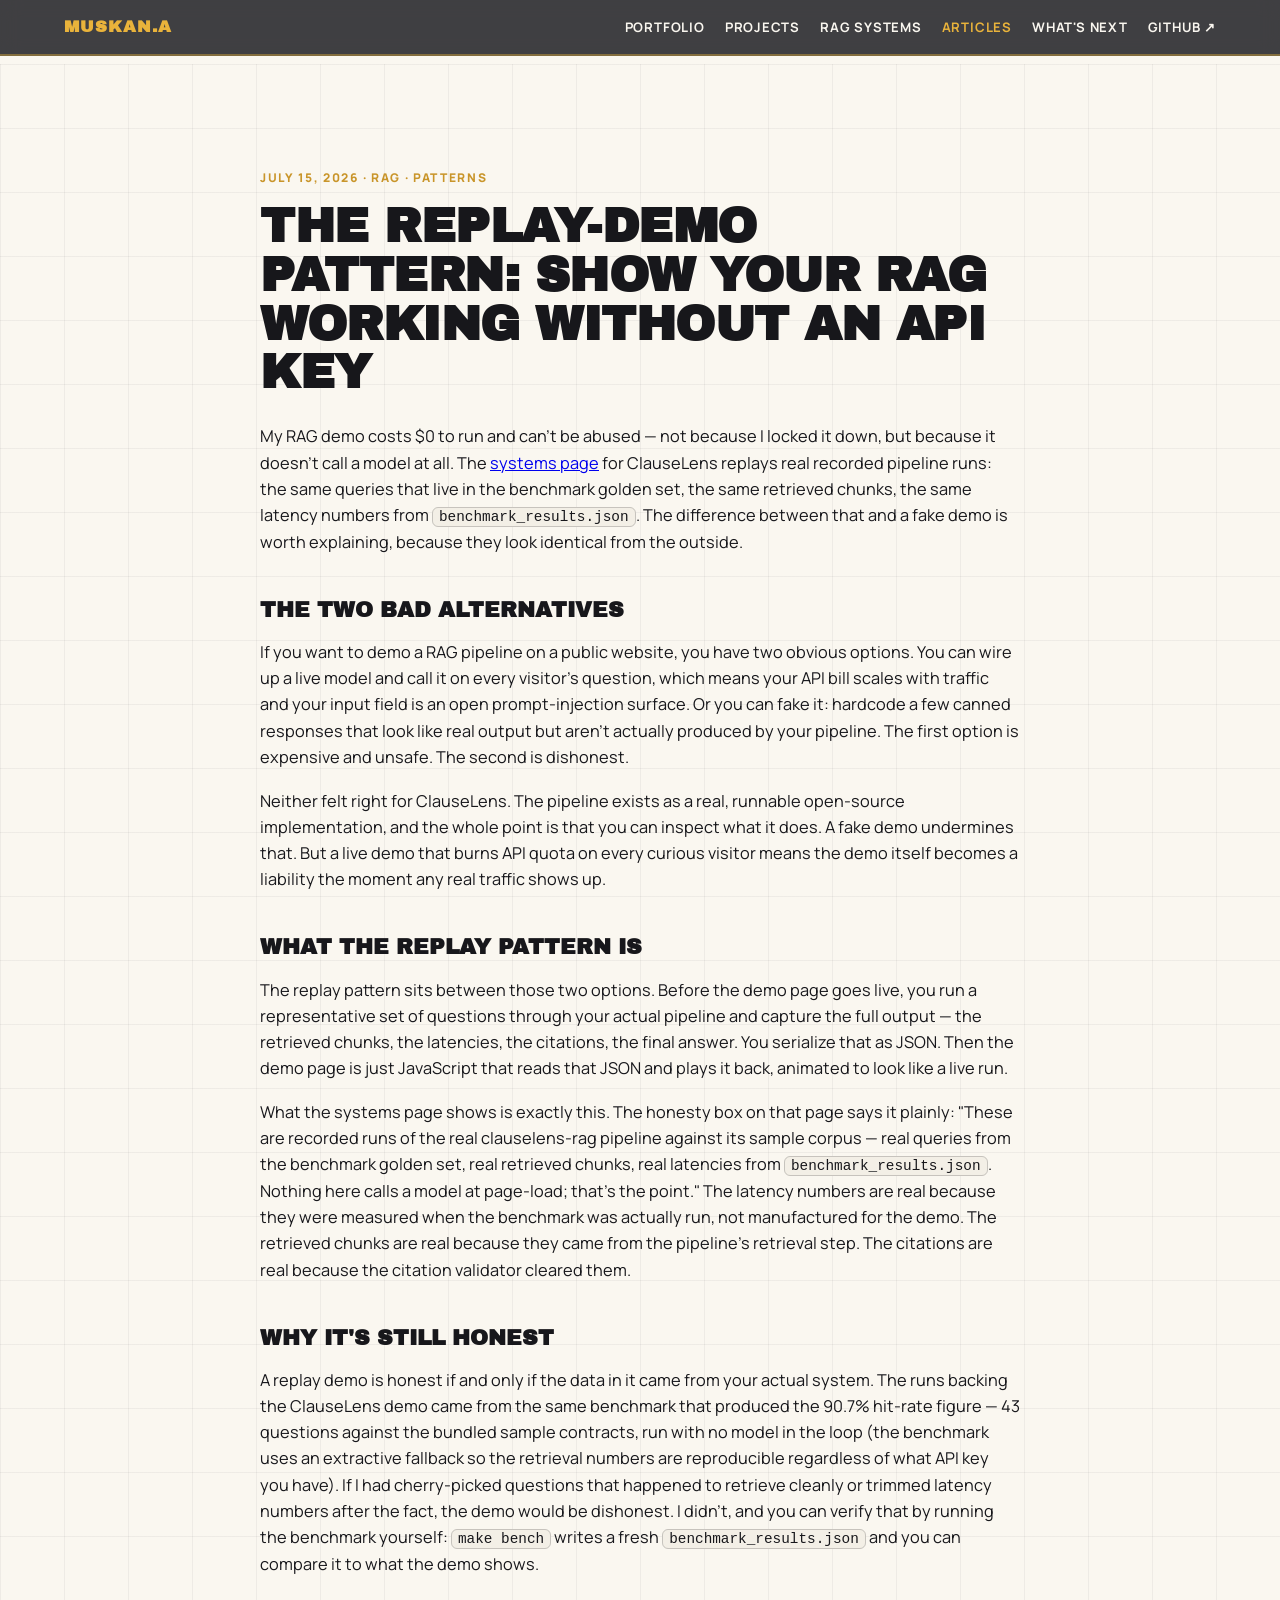
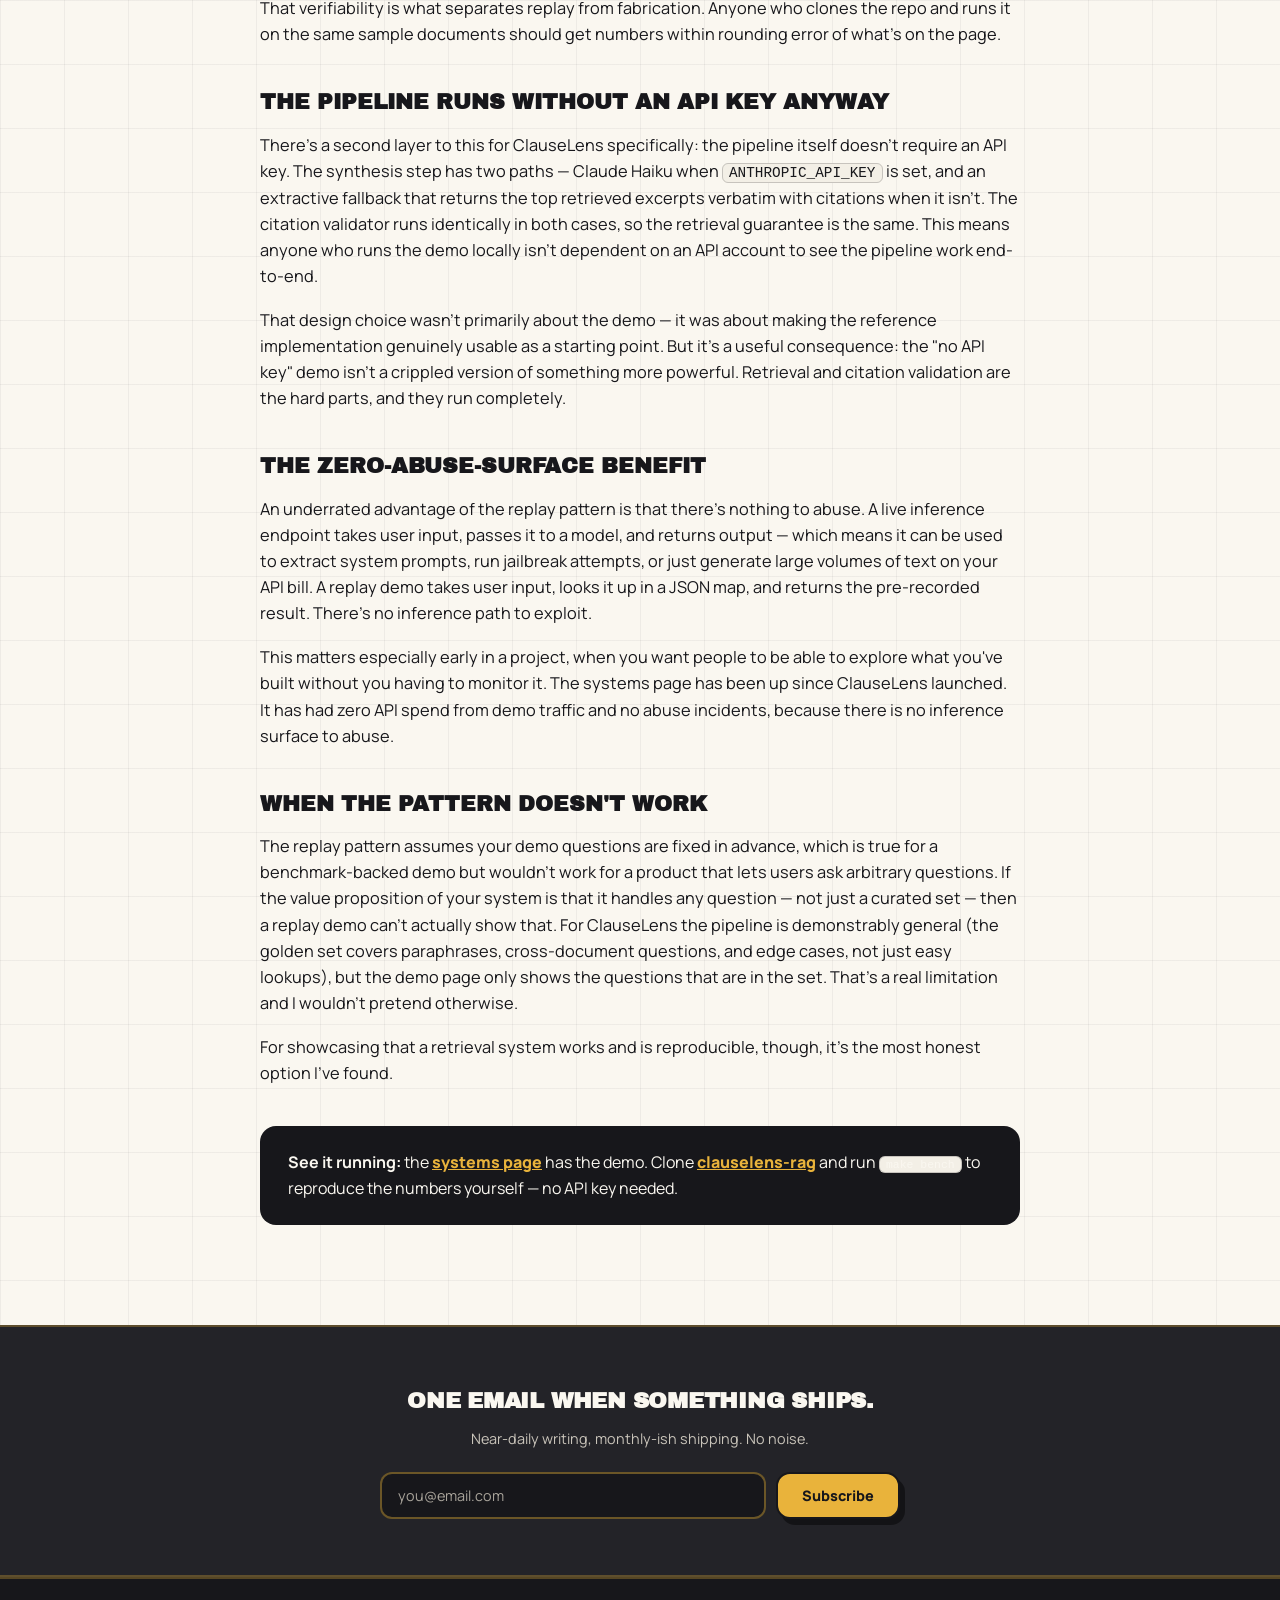
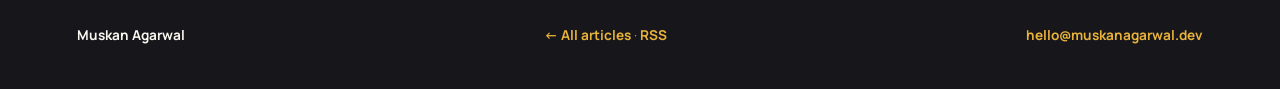
<file: articles/rag-replay-demo-pattern/index.html>
<!DOCTYPE html>
<html lang="en">
<head>
<meta charset="UTF-8">
<meta name="viewport" content="width=device-width, initial-scale=1.0">
<title>The replay-demo pattern: show your RAG working without an API key — Muskan Agarwal</title>
<meta name="description" content="How to demo a RAG pipeline honestly, at zero cost, with no abuse surface — by replaying real recorded runs instead of calling a model on every visitor request.">
<link rel="canonical" href="https://muskanagarwal.dev/articles/rag-replay-demo-pattern/">
<meta property="og:type" content="article">
<meta property="og:title" content="The replay-demo pattern: show your RAG working without an API key">
<meta property="og:description" content="How to demo a RAG pipeline honestly, at zero cost, with no abuse surface — by replaying real recorded runs instead of calling a model on every visitor request.">
<meta property="og:url" content="https://muskanagarwal.dev/articles/rag-replay-demo-pattern/">
<script type="application/ld+json">
{"@context":"https://schema.org","@type":"BlogPosting",
"headline":"The replay-demo pattern: show your RAG working without an API key",
"datePublished":"2026-07-15","dateModified":"2026-07-15",
"author":{"@type":"Person","name":"Muskan Agarwal","url":"https://muskanagarwal.dev/"},
"mainEntityOfPage":"https://muskanagarwal.dev/articles/rag-replay-demo-pattern/"}
</script>
<meta property="og:image" content="https://muskanagarwal.dev/assets/og/article-rag-replay-demo-pattern.png">
<meta name="twitter:image" content="https://muskanagarwal.dev/assets/og/article-rag-replay-demo-pattern.png">
<link rel="icon" type="image/svg+xml" href="/assets/favicon.svg">
<link rel="apple-touch-icon" href="/assets/apple-touch-icon.png">
<link rel="preconnect" href="https://fonts.googleapis.com">
<link rel="preconnect" href="https://fonts.gstatic.com" crossorigin>
<link href="https://fonts.googleapis.com/css2?family=Archivo+Black&family=Manrope:wght@400;600;700;800&display=swap" rel="stylesheet">
<link rel="stylesheet" href="/assets/site.css">
<style>
  article{max-width:760px;margin:0 auto;text-align:left}
  article .date{font-size:.75rem;font-weight:800;letter-spacing:.14em;text-transform:uppercase;color:var(--gold-deep)}
  article h1{font-size:clamp(1.9rem,4.5vw,3rem);margin:12px 0 26px}
  article h2{font-size:1.35rem;margin:38px 0 12px;font-family:'Archivo Black';text-transform:uppercase}
  article p{margin-bottom:18px;font-size:1.02rem}
  article code{background:var(--cream-2);border:1px solid rgba(23,23,27,.2);border-radius:6px;padding:1px 6px;font-size:.88em}
  article pre{background:#101014;color:#D8D3C8;border-radius:12px;padding:18px 20px;overflow-x:auto;font-size:.84rem;line-height:1.6;margin-bottom:18px;border:2px solid rgba(233,179,59,.35)}
  .cta-box{background:var(--ink);color:var(--cream);border-radius:16px;padding:24px 28px;margin-top:40px}
  .cta-box a{color:var(--gold);font-weight:800}
</style>
<link rel="alternate" type="application/rss+xml" title="Muskan Agarwal — Articles" href="/articles/feed.xml">
</head>
<body>
<nav class="site-nav" aria-label="Main">
  <a class="logo" href="/">MUSKAN.A</a>
  <div class="links">
    <a href="/portfolio/">Portfolio</a><a href="/projects/">Projects</a><a href="/systems/">RAG Systems</a>
    <a href="/articles/" aria-current="page">Articles</a><a href="/plans/">What's Next</a>
    <a href="https://github.com/itsmuskanagarwal" rel="noopener" target="_blank">GitHub ↗</a>
  </div>
</nav>
<div class="nav-pad"></div>

<main class="section grid-paper">
<article>
  <span class="date">July 15, 2026 · RAG · Patterns</span>
  <h1 class="display">The replay-demo pattern: show your RAG working without an API key</h1>

  <p>My RAG demo costs $0 to run and can't be abused — not because I locked it down, but because it doesn't call a model at all. The <a href="/systems/">systems page</a> for ClauseLens replays real recorded pipeline runs: the same queries that live in the benchmark golden set, the same retrieved chunks, the same latency numbers from <code>benchmark_results.json</code>. The difference between that and a fake demo is worth explaining, because they look identical from the outside.</p>

  <h2>The two bad alternatives</h2>
  <p>If you want to demo a RAG pipeline on a public website, you have two obvious options. You can wire up a live model and call it on every visitor's question, which means your API bill scales with traffic and your input field is an open prompt-injection surface. Or you can fake it: hardcode a few canned responses that look like real output but aren't actually produced by your pipeline. The first option is expensive and unsafe. The second is dishonest.</p>

  <p>Neither felt right for ClauseLens. The pipeline exists as a real, runnable open-source implementation, and the whole point is that you can inspect what it does. A fake demo undermines that. But a live demo that burns API quota on every curious visitor means the demo itself becomes a liability the moment any real traffic shows up.</p>

  <h2>What the replay pattern is</h2>
  <p>The replay pattern sits between those two options. Before the demo page goes live, you run a representative set of questions through your actual pipeline and capture the full output — the retrieved chunks, the latencies, the citations, the final answer. You serialize that as JSON. Then the demo page is just JavaScript that reads that JSON and plays it back, animated to look like a live run.</p>

  <p>What the systems page shows is exactly this. The honesty box on that page says it plainly: "These are recorded runs of the real clauselens-rag pipeline against its sample corpus — real queries from the benchmark golden set, real retrieved chunks, real latencies from <code>benchmark_results.json</code>. Nothing here calls a model at page-load; that's the point." The latency numbers are real because they were measured when the benchmark was actually run, not manufactured for the demo. The retrieved chunks are real because they came from the pipeline's retrieval step. The citations are real because the citation validator cleared them.</p>

  <h2>Why it's still honest</h2>
  <p>A replay demo is honest if and only if the data in it came from your actual system. The runs backing the ClauseLens demo came from the same benchmark that produced the 90.7% hit-rate figure — 43 questions against the bundled sample contracts, run with no model in the loop (the benchmark uses an extractive fallback so the retrieval numbers are reproducible regardless of what API key you have). If I had cherry-picked questions that happened to retrieve cleanly or trimmed latency numbers after the fact, the demo would be dishonest. I didn't, and you can verify that by running the benchmark yourself: <code>make bench</code> writes a fresh <code>benchmark_results.json</code> and you can compare it to what the demo shows.</p>

  <p>That verifiability is what separates replay from fabrication. Anyone who clones the repo and runs it on the same sample documents should get numbers within rounding error of what's on the page.</p>

  <h2>The pipeline runs without an API key anyway</h2>
  <p>There's a second layer to this for ClauseLens specifically: the pipeline itself doesn't require an API key. The synthesis step has two paths — Claude Haiku when <code>ANTHROPIC_API_KEY</code> is set, and an extractive fallback that returns the top retrieved excerpts verbatim with citations when it isn't. The citation validator runs identically in both cases, so the retrieval guarantee is the same. This means anyone who runs the demo locally isn't dependent on an API account to see the pipeline work end-to-end.</p>

  <p>That design choice wasn't primarily about the demo — it was about making the reference implementation genuinely usable as a starting point. But it's a useful consequence: the "no API key" demo isn't a crippled version of something more powerful. Retrieval and citation validation are the hard parts, and they run completely.</p>

  <h2>The zero-abuse-surface benefit</h2>
  <p>An underrated advantage of the replay pattern is that there's nothing to abuse. A live inference endpoint takes user input, passes it to a model, and returns output — which means it can be used to extract system prompts, run jailbreak attempts, or just generate large volumes of text on your API bill. A replay demo takes user input, looks it up in a JSON map, and returns the pre-recorded result. There's no inference path to exploit.</p>

  <p>This matters especially early in a project, when you want people to be able to explore what you've built without you having to monitor it. The systems page has been up since ClauseLens launched. It has had zero API spend from demo traffic and no abuse incidents, because there is no inference surface to abuse.</p>

  <h2>When the pattern doesn't work</h2>
  <p>The replay pattern assumes your demo questions are fixed in advance, which is true for a benchmark-backed demo but wouldn't work for a product that lets users ask arbitrary questions. If the value proposition of your system is that it handles any question — not just a curated set — then a replay demo can't actually show that. For ClauseLens the pipeline is demonstrably general (the golden set covers paraphrases, cross-document questions, and edge cases, not just easy lookups), but the demo page only shows the questions that are in the set. That's a real limitation and I wouldn't pretend otherwise.</p>

  <p>For showcasing that a retrieval system works and is reproducible, though, it's the most honest option I've found.</p>

  <div class="cta-box">
    <strong>See it running:</strong> the <a href="/systems/">systems page</a> has the demo. Clone <a href="https://github.com/itsmuskanagarwal/clauselens-rag" rel="noopener">clauselens-rag</a> and run <code>make bench</code> to reproduce the numbers yourself — no API key needed.
  </div>
</article>
</main>

<section class="newsletter-cta">
  <div class="newsletter-inner">
    <h2>One email when something ships.</h2>
    <p>Near-daily writing, monthly-ish shipping. No noise.</p>
    <form action="https://buttondown.com/api/emails/embed-subscribe/muskanagarwal" method="post" target="popupwindow" onsubmit="window.open('https://buttondown.com/muskanagarwal','popupwindow')" class="newsletter-form">
      <label for="bd-email" class="sr-only">Email address</label>
      <input type="email" name="email" id="bd-email" placeholder="you@email.com" required>
      <input type="hidden" value="1" name="embed">
      <button type="submit" class="btn">Subscribe</button>
    </form>
  </div>
</section>

<footer class="site-footer">
  <b>Muskan Agarwal</b>
  <span><a href="/articles/">← All articles</a> · <a href="/articles/feed.xml">RSS</a></span>
  <span><a href="mailto:hello@muskanagarwal.dev">hello@muskanagarwal.dev</a></span>
</footer>
</body>
</html>
</file>
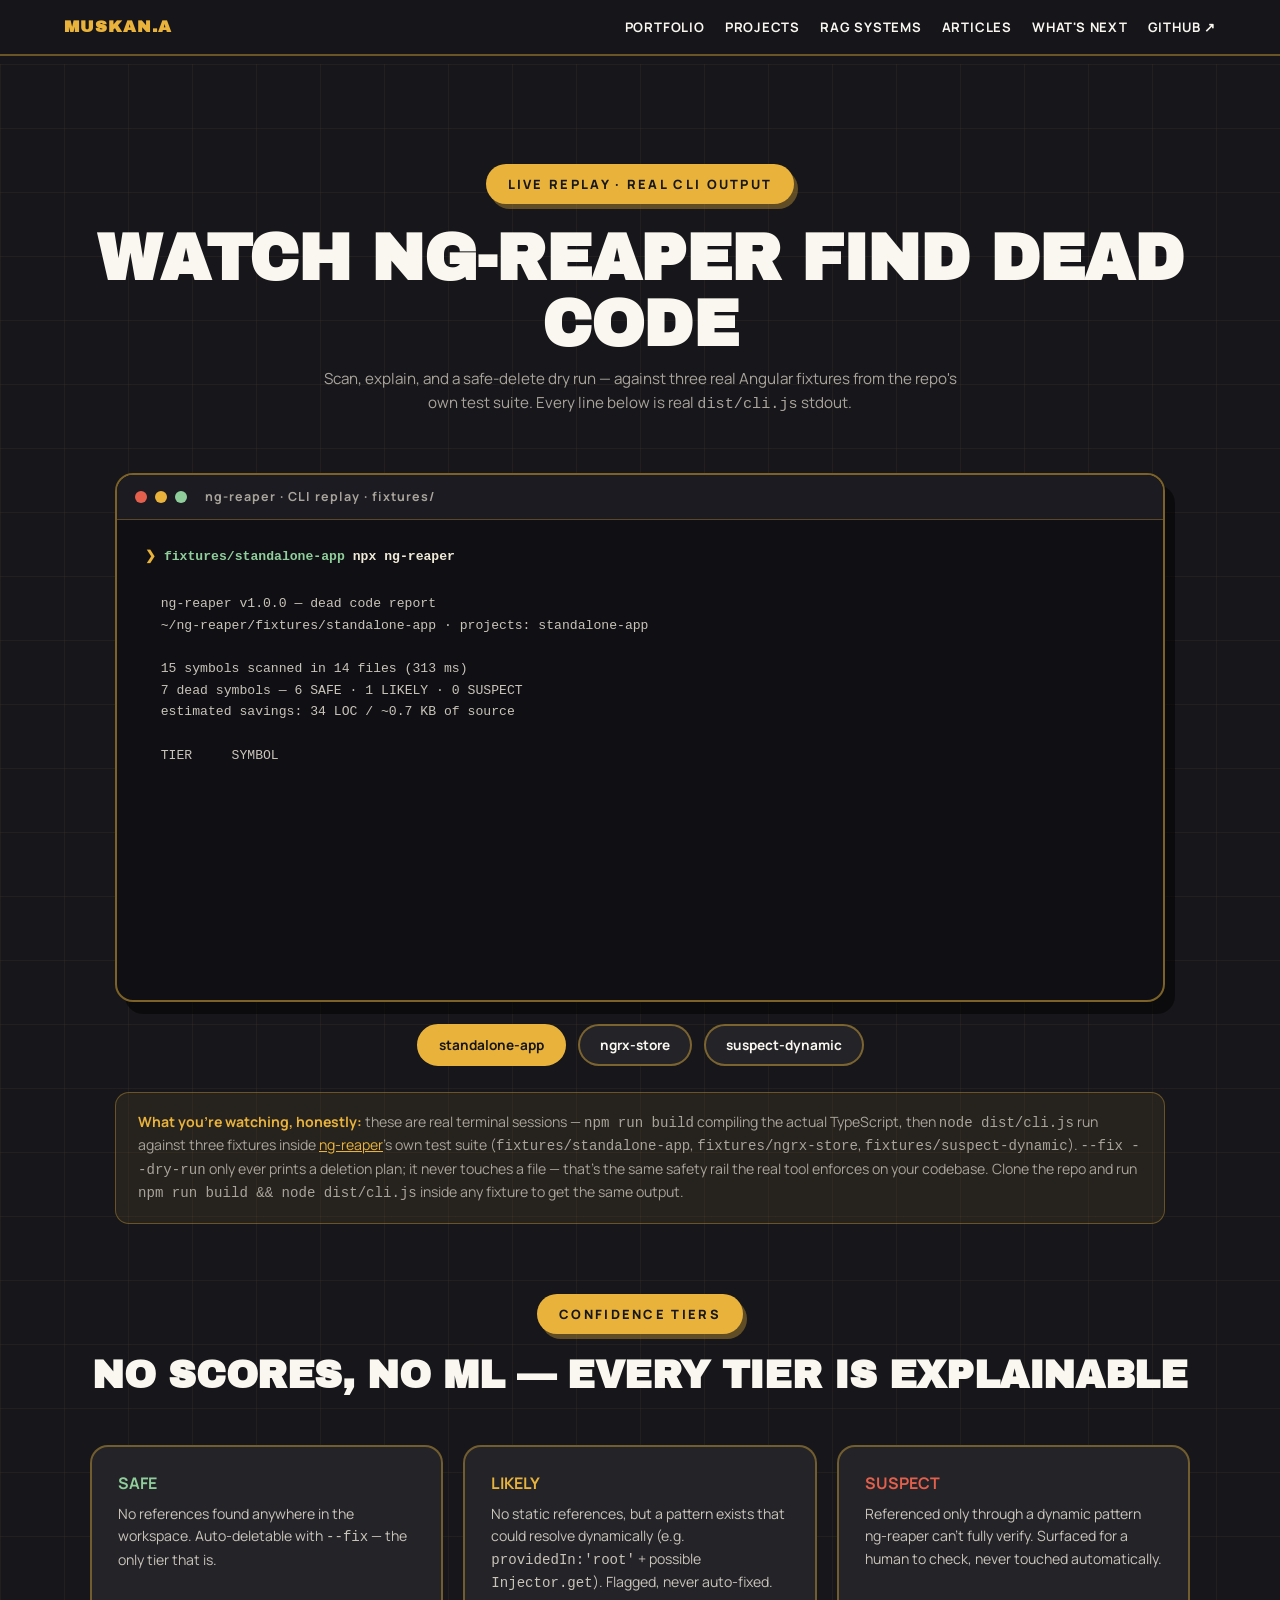
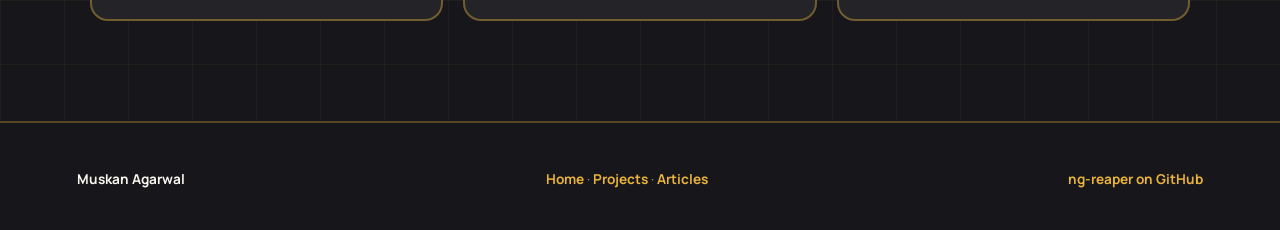
<file: demos/ng-reaper/index.html>
<!DOCTYPE html>
<html lang="en">
<head>
<meta charset="UTF-8">
<meta name="viewport" content="width=device-width, initial-scale=1.0">
<title>ng-reaper — Watch It Find Dead Angular Code | Muskan Agarwal</title>
<meta name="description" content="Watch ng-reaper scan real Angular fixtures for dead components, pipes, services, and NgRx artifacts, explain its confidence tiers, and preview a safe delete. Real recorded CLI output, not a mockup.">
<link rel="canonical" href="https://muskanagarwal.dev/demos/ng-reaper/">
<meta property="og:type" content="website">
<meta property="og:title" content="ng-reaper — Watch It Find Dead Angular Code">
<meta property="og:description" content="Real recorded runs of the actual CLI against real fixtures: scan, explain, and a safe-delete dry run.">
<meta property="og:url" content="https://muskanagarwal.dev/demos/ng-reaper/">
<script type="application/ld+json">
{"@context":"https://schema.org","@type":"SoftwareSourceCode","name":"ng-reaper",
"codeRepository":"https://github.com/itsmuskanagarwal/ng-reaper","programmingLanguage":"TypeScript",
"author":{"@type":"Person","name":"Muskan Agarwal"},
"description":"Finds provably dead code in Angular applications — components, templates, services, and NgRx artifacts — and deletes the safe parts automatically."}
</script>
<meta property="og:image" content="https://muskanagarwal.dev/assets/og.png">
<meta name="twitter:image" content="https://muskanagarwal.dev/assets/og.png">
<link rel="icon" type="image/svg+xml" href="/assets/favicon.svg">
<link rel="apple-touch-icon" href="/assets/apple-touch-icon.png">
<link rel="preconnect" href="https://fonts.googleapis.com">
<link rel="preconnect" href="https://fonts.gstatic.com" crossorigin>
<link href="https://fonts.googleapis.com/css2?family=Archivo+Black&family=Manrope:wght@400;600;700;800&display=swap" rel="stylesheet">
<link rel="stylesheet" href="/assets/site.css">
<style>
  .demo-wrap{max-width:1050px;margin:56px auto 0;text-align:left}
  .term{background:#101014;border:2px solid rgba(233,179,59,.5);border-radius:18px;overflow:hidden;box-shadow:10px 12px 0 rgba(0,0,0,.5)}
  .term-top{display:flex;align-items:center;gap:8px;background:#1B1B21;padding:12px 18px;border-bottom:1.5px solid rgba(233,179,59,.3)}
  .dot{width:12px;height:12px;border-radius:50%}
  .term-top .t{margin-left:10px;color:var(--muted-l);font-size:.78rem;font-weight:700;letter-spacing:.08em}
  .term-body{padding:26px 28px;min-height:480px;font-family:ui-monospace,Menlo,Consolas,monospace;font-size:.82rem;line-height:1.65;color:#D8D3C8;overflow-x:auto}
  .prompt-line{margin:16px 0 4px;color:#7FB4E8;font-weight:700}
  .prompt-line:first-child{margin-top:0}
  .prompt-sym{color:var(--gold)}
  .prompt-cwd{color:#8FCE9B}
  .prompt-cmd{color:#F0EAD8}
  .out-block{white-space:pre-wrap;color:#C9C4BA;margin:0 0 4px;font-family:inherit;font-size:inherit}
  .tier-safe{color:#8FCE9B;font-weight:700}
  .tier-likely{color:var(--gold);font-weight:700}
  .tier-suspect{color:#E5604C;font-weight:700}
  .hdr{color:var(--gold);font-weight:700}
  .dryrun-tag{color:#7FB4E8;font-weight:700}
  .caret{display:inline-block;width:8px;height:15px;background:var(--gold);vertical-align:-2px;animation:blink 1s steps(1) infinite}
  @keyframes blink{50%{opacity:0}}
  .demo-controls{display:flex;gap:12px;flex-wrap:wrap;margin-top:22px;justify-content:center}
  .nrbtn{background:var(--ink-2);border:2px solid rgba(233,179,59,.45);color:var(--cream);border-radius:999px;padding:10px 20px;font-weight:700;font-size:.85rem;cursor:pointer;transition:border-color .15s,transform .15s;font-family:'Manrope'}
  .nrbtn:hover{border-color:var(--gold);transform:translateY(-2px)}
  .nrbtn.active{background:var(--gold);color:var(--ink);border-color:var(--gold)}
  .honesty{max-width:1050px;margin:26px auto 0;text-align:left;background:rgba(233,179,59,.07);border:1.5px solid rgba(233,179,59,.35);border-radius:14px;padding:18px 22px;color:var(--muted-l);font-size:.88rem}
  .honesty b{color:var(--gold)}
  .tier-grid{display:grid;grid-template-columns:repeat(auto-fit,minmax(280px,1fr));gap:20px;max-width:1100px;margin:50px auto 0;text-align:left}
</style>
</head>
<body class="section-dark">

<nav class="site-nav" aria-label="Main">
  <a class="logo" href="/">MUSKAN.A</a>
  <div class="links">
    <a href="/portfolio/">Portfolio</a><a href="/projects/">Projects</a><a href="/systems/">RAG Systems</a>
    <a href="/articles/">Articles</a><a href="/plans/">What's Next</a>
    <a href="https://github.com/itsmuskanagarwal" rel="noopener" target="_blank">GitHub ↗</a>
  </div>
</nav>
<div class="nav-pad"></div>

<main class="section dark-paper center">
  <span class="kicker">Live replay · Real CLI output</span>
  <h1 class="display sec-title">Watch ng-reaper Find Dead Code</h1>
  <p class="sec-sub" style="max-width:660px;margin:0 auto">Scan, explain, and a safe-delete dry run — against three real Angular fixtures from the repo's own test suite. Every line below is real <code>dist/cli.js</code> stdout.</p>

  <div class="demo-wrap">
    <div class="term" role="region" aria-label="ng-reaper demo">
      <div class="term-top">
        <span class="dot" style="background:#E5604C"></span><span class="dot" style="background:#E9B33B"></span><span class="dot" style="background:#8FCE9B"></span>
        <span class="t">ng-reaper · CLI replay · fixtures/</span>
      </div>
      <div class="term-body" id="nrBody" aria-live="polite"></div>
    </div>
    <div class="demo-controls" id="nrButtons"></div>
  </div>

  <div class="honesty">
    <b>What you're watching, honestly:</b> these are real terminal sessions —
    <code>npm run build</code> compiling the actual TypeScript, then <code>node dist/cli.js</code>
    run against three fixtures inside <a href="https://github.com/itsmuskanagarwal/ng-reaper" rel="noopener" style="color:var(--gold)">ng-reaper</a>'s
    own test suite (<code>fixtures/standalone-app</code>, <code>fixtures/ngrx-store</code>, <code>fixtures/suspect-dynamic</code>).
    <code>--fix --dry-run</code> only ever prints a deletion plan; it never touches a file — that's
    the same safety rail the real tool enforces on your codebase. Clone the repo and run
    <code>npm run build && node dist/cli.js</code> inside any fixture to get the same output.
  </div>

  <section class="center" style="margin-top:70px">
    <span class="kicker">Confidence tiers</span>
    <h2 class="display sec-title" style="font-size:clamp(1.6rem,3.5vw,2.4rem)">No scores, no ML — every tier is explainable</h2>
    <div class="tier-grid">
      <div class="card-dark"><h3 style="color:#8FCE9B;font-size:1rem">SAFE</h3><p style="color:#C9C4BA;font-size:.88rem;margin-top:6px">No references found anywhere in the workspace. Auto-deletable with <code>--fix</code> — the only tier that is.</p></div>
      <div class="card-dark"><h3 style="color:var(--gold);font-size:1rem">LIKELY</h3><p style="color:#C9C4BA;font-size:.88rem;margin-top:6px">No static references, but a pattern exists that could resolve dynamically (e.g. <code>providedIn:'root'</code> + possible <code>Injector.get</code>). Flagged, never auto-fixed.</p></div>
      <div class="card-dark"><h3 style="color:#E5604C;font-size:1rem">SUSPECT</h3><p style="color:#C9C4BA;font-size:.88rem;margin-top:6px">Referenced only through a dynamic pattern ng-reaper can't fully verify. Surfaced for a human to check, never touched automatically.</p></div>
    </div>
  </section>
</main>

<footer class="site-footer">
  <b>Muskan Agarwal</b>
  <span><a href="/">Home</a> · <a href="/projects/">Projects</a> · <a href="/articles/">Articles</a></span>
  <span><a href="https://github.com/itsmuskanagarwal/ng-reaper" rel="noopener">ng-reaper on GitHub</a></span>
</footer>

<script src="/assets/ng-reaper-demo.js" defer></script>
</body>
</html>
</file>
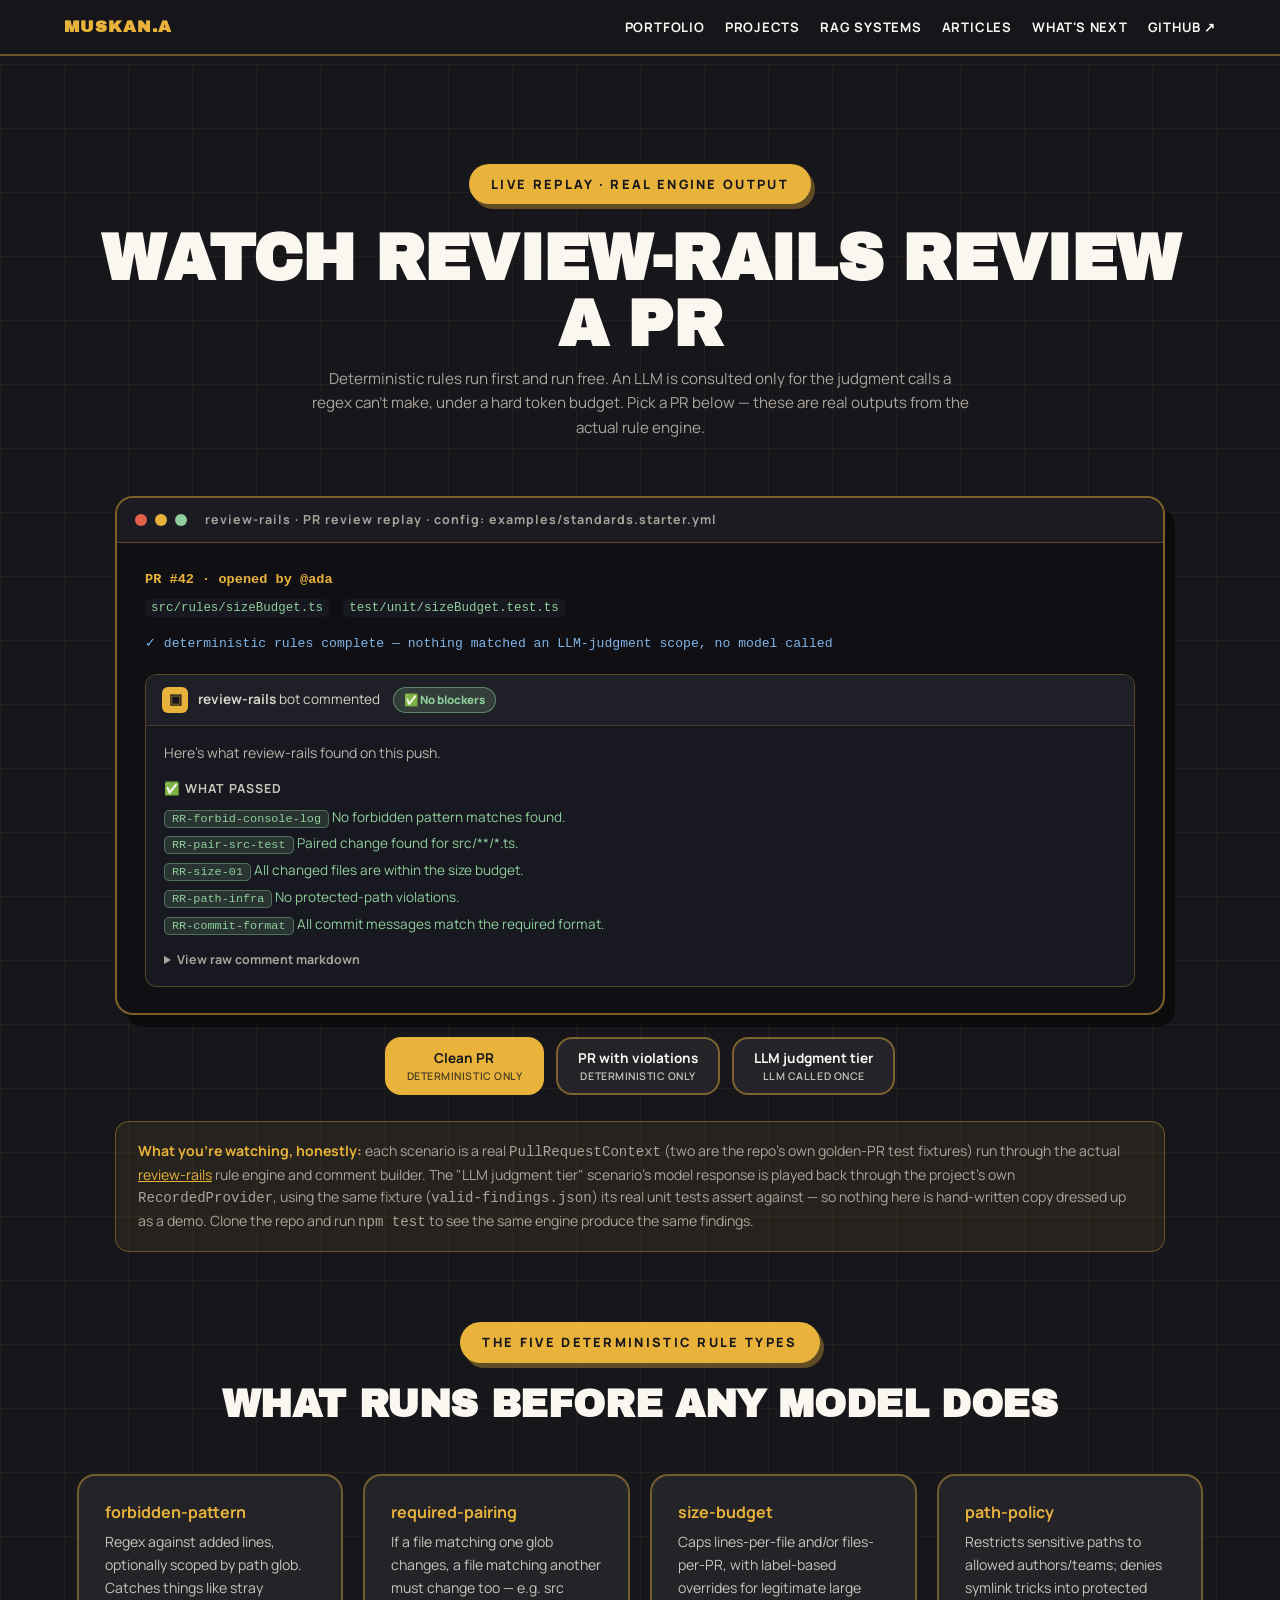
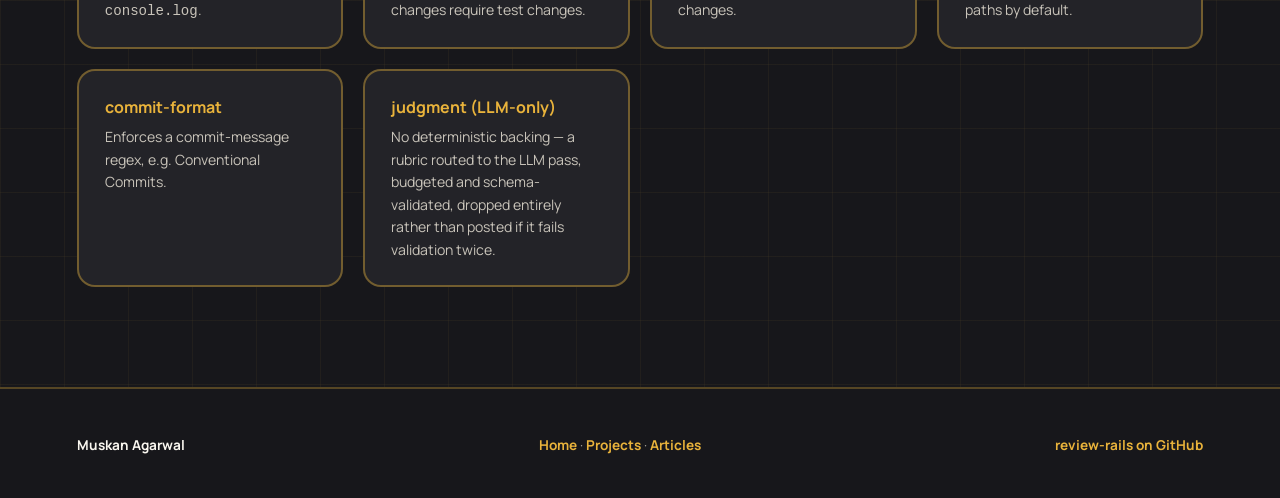
<file: demos/review-rails/index.html>
<!DOCTYPE html>
<html lang="en">
<head>
<meta charset="UTF-8">
<meta name="viewport" content="width=device-width, initial-scale=1.0">
<title>review-rails — Watch a Real PR Review Run | Muskan Agarwal</title>
<meta name="description" content="Watch review-rails, a PR review automation tool, review three real pull requests: a clean one, one that trips every deterministic rule, and one that escalates to an LLM judgment call. Real recorded engine output, not a mockup.">
<link rel="canonical" href="https://muskanagarwal.dev/demos/review-rails/">
<meta property="og:type" content="website">
<meta property="og:title" content="review-rails — Watch a Real PR Review Run">
<meta property="og:description" content="Real recorded runs of the actual rule engine: a clean PR, a PR with violations, and one that escalates to an LLM judgment call.">
<meta property="og:url" content="https://muskanagarwal.dev/demos/review-rails/">
<script type="application/ld+json">
{"@context":"https://schema.org","@type":"SoftwareSourceCode","name":"review-rails",
"codeRepository":"https://github.com/itsmuskanagarwal/review-rails","programmingLanguage":"TypeScript",
"author":{"@type":"Person","name":"Muskan Agarwal"},
"description":"PR review automation that enforces a team's standards: deterministic checks first, LLM judgment only where rules cannot reach."}
</script>
<meta property="og:image" content="https://muskanagarwal.dev/assets/og.png">
<meta name="twitter:image" content="https://muskanagarwal.dev/assets/og.png">
<link rel="icon" type="image/svg+xml" href="/assets/favicon.svg">
<link rel="apple-touch-icon" href="/assets/apple-touch-icon.png">
<link rel="preconnect" href="https://fonts.googleapis.com">
<link rel="preconnect" href="https://fonts.gstatic.com" crossorigin>
<link href="https://fonts.googleapis.com/css2?family=Archivo+Black&family=Manrope:wght@400;600;700;800&display=swap" rel="stylesheet">
<link rel="stylesheet" href="/assets/site.css">
<style>
  .demo-wrap{max-width:1050px;margin:56px auto 0;text-align:left}
  .pr-shell{background:#101014;border:2px solid rgba(233,179,59,.5);border-radius:18px;overflow:hidden;box-shadow:10px 12px 0 rgba(0,0,0,.5)}
  .pr-shell-top{display:flex;align-items:center;gap:8px;background:#1B1B21;padding:12px 18px;border-bottom:1.5px solid rgba(233,179,59,.3)}
  .dot{width:12px;height:12px;border-radius:50%}
  .pr-shell-top .t{margin-left:10px;color:var(--muted-l);font-size:.78rem;font-weight:700;letter-spacing:.08em}
  .pr-stage{padding:26px 28px;min-height:360px;color:#D8D3C8;font-size:.92rem}
  .pr-head{font-family:ui-monospace,Menlo,Consolas,monospace;font-size:.85rem}
  .pr-title{color:var(--gold);font-weight:700;margin-bottom:6px}
  .pr-files{color:#8FCE9B}
  .pr-files code{background:#181820;padding:2px 6px;border-radius:5px;margin-right:6px;font-size:.78rem}
  .run-line{font-family:ui-monospace,Menlo,Consolas,monospace;font-size:.82rem;color:#7FB4E8;margin-top:14px}
  .gh-comment{margin-top:20px;background:#181820;border:1.5px solid rgba(233,179,59,.3);border-radius:12px;overflow:hidden}
  .gh-comment-head{display:flex;align-items:center;gap:10px;background:#1F1F27;padding:12px 16px;font-size:.85rem;border-bottom:1px solid rgba(233,179,59,.2)}
  .bot-avatar{display:inline-flex;align-items:center;justify-content:center;width:26px;height:26px;background:var(--gold);color:var(--ink);border-radius:6px;font-weight:800}
  .chip{display:inline-block;margin-left:10px;font-size:.72rem;font-weight:800;padding:3px 10px;border-radius:999px;text-transform:none}
  .chip-block{background:rgba(229,96,76,.18);color:#F0998A;border:1px solid rgba(229,96,76,.5)}
  .chip-warn{background:rgba(233,179,59,.18);color:var(--gold);border:1px solid rgba(233,179,59,.5)}
  .chip-ok{background:rgba(143,206,155,.18);color:#8FCE9B;border:1px solid rgba(143,206,155,.5)}
  .gh-comment-body{padding:16px 18px;font-size:.88rem;line-height:1.6}
  .gh-comment-body .intro{color:#B9B4A9;margin-bottom:10px}
  .comment-section{margin:14px 0}
  .comment-section h4{font-size:.78rem;letter-spacing:.08em;text-transform:uppercase;margin-bottom:8px;color:#C9C4BA}
  .finding-row{background:#101014;border-left:3px solid var(--muted-l);border-radius:0 8px 8px 0;padding:9px 12px;margin-bottom:7px}
  .sev-block .finding-row{border-left-color:#E5604C}
  .sev-warn .finding-row{border-left-color:var(--gold)}
  .sev-note .finding-row{border-left-color:#7FB4E8}
  .finding-head{display:flex;flex-wrap:wrap;align-items:center;gap:6px;font-size:.8rem;margin-bottom:3px}
  .rule-id{font-family:ui-monospace,Menlo,Consolas,monospace;background:rgba(233,179,59,.15);color:var(--gold);border:1px solid rgba(233,179,59,.4);border-radius:5px;padding:1px 7px;font-size:.74rem}
  .rule-id.ok{background:rgba(143,206,155,.15);color:#8FCE9B;border-color:rgba(143,206,155,.4)}
  .finding-head code{color:#9AD1E0;font-size:.76rem}
  .src-tag{font-size:.64rem;font-weight:800;text-transform:uppercase;letter-spacing:.05em;padding:1px 7px;border-radius:999px;margin-left:auto}
  .src-tag.det{background:rgba(255,255,255,.06);color:var(--muted-l)}
  .src-tag.llm{background:rgba(127,180,232,.18);color:#7FB4E8;border:1px solid rgba(127,180,232,.4)}
  .finding-msg{color:#C9C4BA;font-size:.85rem}
  .passed-row{color:#8FCE9B;font-size:.85rem;margin-bottom:5px}
  .raw-md{margin-top:14px}
  .raw-md summary{cursor:pointer;color:var(--muted-l);font-size:.78rem;font-weight:700}
  .raw-md pre{background:#0C0C10;border:1px solid rgba(233,179,59,.25);border-radius:8px;padding:14px;margin-top:8px;font-size:.72rem;white-space:pre-wrap;color:#B9B4A9;overflow-x:auto}
  .demo-controls{display:flex;gap:12px;flex-wrap:wrap;margin-top:22px;justify-content:center}
  .rrbtn{display:flex;flex-direction:column;align-items:center;gap:2px;background:var(--ink-2);border:2px solid rgba(233,179,59,.45);color:var(--cream);border-radius:16px;padding:10px 20px;font-weight:700;font-size:.85rem;cursor:pointer;transition:border-color .15s,transform .15s;font-family:'Manrope'}
  .rrbtn:hover{border-color:var(--gold);transform:translateY(-2px)}
  .rrbtn.active{background:var(--gold);color:var(--ink);border-color:var(--gold)}
  .rrbtn-sub{font-size:.66rem;font-weight:600;text-transform:uppercase;letter-spacing:.05em;opacity:.75}
  .honesty{max-width:1050px;margin:26px auto 0;text-align:left;background:rgba(233,179,59,.07);border:1.5px solid rgba(233,179,59,.35);border-radius:14px;padding:18px 22px;color:var(--muted-l);font-size:.88rem}
  .honesty b{color:var(--gold)}
  .rules-grid{display:grid;grid-template-columns:repeat(auto-fit,minmax(260px,1fr));gap:20px;max-width:1200px;margin:50px auto 0;text-align:left}
</style>
</head>
<body class="section-dark">

<nav class="site-nav" aria-label="Main">
  <a class="logo" href="/">MUSKAN.A</a>
  <div class="links">
    <a href="/portfolio/">Portfolio</a><a href="/projects/">Projects</a><a href="/systems/">RAG Systems</a>
    <a href="/articles/">Articles</a><a href="/plans/">What's Next</a>
    <a href="https://github.com/itsmuskanagarwal" rel="noopener" target="_blank">GitHub ↗</a>
  </div>
</nav>
<div class="nav-pad"></div>

<main class="section dark-paper center">
  <span class="kicker">Live replay · Real engine output</span>
  <h1 class="display sec-title">Watch review-rails Review a PR</h1>
  <p class="sec-sub" style="max-width:660px;margin:0 auto">Deterministic rules run first and run free. An LLM is consulted only for the judgment calls a regex can't make, under a hard token budget. Pick a PR below — these are real outputs from the actual rule engine.</p>

  <div class="demo-wrap">
    <div class="pr-shell" role="region" aria-label="review-rails demo">
      <div class="pr-shell-top">
        <span class="dot" style="background:#E5604C"></span><span class="dot" style="background:#E9B33B"></span><span class="dot" style="background:#8FCE9B"></span>
        <span class="t">review-rails · PR review replay · config: examples/standards.starter.yml</span>
      </div>
      <div class="pr-stage" id="rrStage" aria-live="polite"></div>
    </div>
    <div class="demo-controls" id="rrButtons"></div>
  </div>

  <div class="honesty">
    <b>What you're watching, honestly:</b> each scenario is a real <code>PullRequestContext</code>
    (two are the repo's own golden-PR test fixtures) run through the actual
    <a href="https://github.com/itsmuskanagarwal/review-rails" rel="noopener" style="color:var(--gold)">review-rails</a>
    rule engine and comment builder. The "LLM judgment tier" scenario's model
    response is played back through the project's own <code>RecordedProvider</code>,
    using the same fixture (<code>valid-findings.json</code>) its real unit tests assert
    against — so nothing here is hand-written copy dressed up as a demo. Clone the
    repo and run <code>npm test</code> to see the same engine produce the same findings.
  </div>

  <section class="center" style="margin-top:70px">
    <span class="kicker">The five deterministic rule types</span>
    <h2 class="display sec-title" style="font-size:clamp(1.6rem,3.5vw,2.4rem)">What runs before any model does</h2>
    <div class="rules-grid">
      <div class="card-dark"><h3 style="color:var(--gold);font-size:1rem">forbidden-pattern</h3><p style="color:#C9C4BA;font-size:.88rem;margin-top:6px">Regex against added lines, optionally scoped by path glob. Catches things like stray <code>console.log</code>.</p></div>
      <div class="card-dark"><h3 style="color:var(--gold);font-size:1rem">required-pairing</h3><p style="color:#C9C4BA;font-size:.88rem;margin-top:6px">If a file matching one glob changes, a file matching another must change too — e.g. src changes require test changes.</p></div>
      <div class="card-dark"><h3 style="color:var(--gold);font-size:1rem">size-budget</h3><p style="color:#C9C4BA;font-size:.88rem;margin-top:6px">Caps lines-per-file and/or files-per-PR, with label-based overrides for legitimate large changes.</p></div>
      <div class="card-dark"><h3 style="color:var(--gold);font-size:1rem">path-policy</h3><p style="color:#C9C4BA;font-size:.88rem;margin-top:6px">Restricts sensitive paths to allowed authors/teams; denies symlink tricks into protected paths by default.</p></div>
      <div class="card-dark"><h3 style="color:var(--gold);font-size:1rem">commit-format</h3><p style="color:#C9C4BA;font-size:.88rem;margin-top:6px">Enforces a commit-message regex, e.g. Conventional Commits.</p></div>
      <div class="card-dark"><h3 style="color:var(--gold);font-size:1rem">judgment (LLM-only)</h3><p style="color:#C9C4BA;font-size:.88rem;margin-top:6px">No deterministic backing — a rubric routed to the LLM pass, budgeted and schema-validated, dropped entirely rather than posted if it fails validation twice.</p></div>
    </div>
  </section>
</main>

<footer class="site-footer">
  <b>Muskan Agarwal</b>
  <span><a href="/">Home</a> · <a href="/projects/">Projects</a> · <a href="/articles/">Articles</a></span>
  <span><a href="https://github.com/itsmuskanagarwal/review-rails" rel="noopener">review-rails on GitHub</a></span>
</footer>

<script src="/assets/review-rails-demo.js" defer></script>
</body>
</html>
</file>
<file: assets/site.css>
/* Muskan Agarwal — shared design system (charcoal / cream / gold) */
:root{
  --cream:#FAF7F0; --cream-2:#F3EFE6; --ink:#17171B; --ink-2:#232328;
  --gold:#E9B33B; --gold-deep:#C9952A; --muted:#6E6A62; --muted-l:#A9A49B;
  --card:#FFFDF8; --shadow:#17171B; --radius:18px;
}
*{margin:0;padding:0;box-sizing:border-box}
html{scroll-behavior:smooth}
body{background:var(--cream);color:var(--ink);font-family:'Manrope',sans-serif;line-height:1.6;overflow-x:hidden}
::selection{background:var(--gold);color:var(--ink)}
img{max-width:100%}
.display{font-family:'Archivo Black',sans-serif;text-transform:uppercase;letter-spacing:-.01em;line-height:1.02}
.section{padding:100px 6vw;position:relative}
.section-dark{background:var(--ink);color:var(--cream)}
.grid-paper{background-image:linear-gradient(rgba(23,23,27,.05) 1px,transparent 1px),linear-gradient(90deg,rgba(23,23,27,.05) 1px,transparent 1px);background-size:64px 64px}
.dark-paper{background-image:linear-gradient(rgba(233,179,59,.05) 1px,transparent 1px),linear-gradient(90deg,rgba(233,179,59,.05) 1px,transparent 1px);background-size:64px 64px}
.kicker{display:inline-block;background:var(--gold);color:var(--ink);font-weight:800;font-size:.8rem;letter-spacing:.18em;text-transform:uppercase;padding:10px 22px;border-radius:999px;box-shadow:4px 5px 0 var(--shadow)}
.section-dark .kicker{box-shadow:4px 5px 0 rgba(233,179,59,.35)}
.sec-title{font-size:clamp(2.2rem,5.5vw,4rem);margin:22px 0 10px}
.sec-sub{color:var(--muted);font-size:.95rem}
.section-dark .sec-sub{color:var(--muted-l)}
.center{text-align:center}
.btn{display:inline-block;background:var(--gold);color:var(--ink);font-weight:800;padding:14px 28px;border-radius:14px;text-decoration:none;border:2px solid var(--ink);box-shadow:5px 6px 0 rgba(0,0,0,.45);transition:transform .15s,box-shadow .15s}
.btn:hover{transform:translate(2px,2px);box-shadow:3px 3px 0 rgba(0,0,0,.45)}
.btn.ghost{background:transparent;color:var(--gold);border-color:var(--gold);box-shadow:5px 6px 0 rgba(233,179,59,.25)}
.tags{display:flex;flex-wrap:wrap;gap:8px;margin-top:14px}
.tag{border:1.5px solid var(--ink);border-radius:999px;padding:4px 12px;font-size:.74rem;font-weight:700;background:var(--cream-2)}
.section-dark .tag{border-color:rgba(233,179,59,.5);background:transparent;color:var(--cream)}
.reveal{opacity:0;transform:translateY(28px);transition:opacity .7s,transform .7s}
.reveal.visible{opacity:1;transform:none}
.gold-divider{height:8px;background:var(--gold)}

/* nav */
.site-nav{position:fixed;top:0;left:0;right:0;z-index:100;display:flex;justify-content:space-between;align-items:center;padding:14px 5vw;background:rgba(23,23,27,.82);backdrop-filter:blur(10px);border-bottom:2px solid rgba(233,179,59,.4)}
.site-nav .logo{font-family:'Archivo Black';font-size:1.02rem;color:var(--gold);text-decoration:none}
.site-nav .links{display:flex;gap:20px;flex-wrap:wrap}
.site-nav a{color:var(--cream);text-decoration:none;font-weight:700;font-size:.82rem;text-transform:uppercase;letter-spacing:.06em}
.site-nav a:hover,.site-nav a[aria-current="page"]{color:var(--gold)}
.nav-pad{height:64px}

/* cards */
.card{background:var(--card);border:2px solid var(--ink);border-radius:var(--radius);box-shadow:8px 9px 0 rgba(23,23,27,.9);padding:26px}
.card-dark{background:var(--ink-2);border:2px solid rgba(233,179,59,.4);border-radius:var(--radius);padding:24px 26px;color:var(--cream)}

/* footer */
.site-footer{background:var(--ink);color:var(--muted-l);padding:46px 6vw;display:flex;justify-content:space-between;gap:16px;flex-wrap:wrap;font-size:.85rem;border-top:2px solid rgba(233,179,59,.3)}
.site-footer b{color:var(--cream)}
.site-footer a{color:var(--gold);text-decoration:none;font-weight:700}

@media(max-width:760px){
  .site-nav{padding:12px 4vw}
  .site-nav .logo{font-size:.88rem;flex-shrink:0}
  .site-nav .links{gap:12px;display:flex;flex-wrap:nowrap;overflow-x:auto;-webkit-overflow-scrolling:touch;scrollbar-width:none;max-width:62vw;mask-image:linear-gradient(to right,transparent,#000 12px,#000 calc(100% - 12px),transparent);-webkit-mask-image:linear-gradient(to right,transparent,#000 12px,#000 calc(100% - 12px),transparent)}
  .site-nav .links::-webkit-scrollbar{display:none}
  .site-nav a{font-size:.68rem;white-space:nowrap;flex-shrink:0}
  .nav-pad{height:56px}
}
@media(prefers-reduced-motion:reduce){*{animation:none!important;transition:none!important}}

/* ===== PRP-01 ask-agent ===== */
.ask-launcher{position:fixed;right:20px;bottom:20px;z-index:200;background:var(--gold);color:var(--ink);font-family:'Manrope',sans-serif;font-weight:800;font-size:.85rem;border:2px solid var(--ink);border-radius:999px;padding:13px 22px;cursor:pointer;box-shadow:5px 6px 0 rgba(0,0,0,.5);transition:transform .15s,box-shadow .15s}
.ask-launcher:hover,.ask-launcher:focus-visible{transform:translate(2px,2px);box-shadow:3px 3px 0 rgba(0,0,0,.5)}
.ask-launcher-star{display:inline-block;margin-left:2px}
.ask-panel{position:fixed;right:20px;bottom:84px;z-index:200;width:380px;max-width:calc(100vw - 32px);max-height:70vh;background:var(--card);border:2px solid var(--ink);border-radius:18px;box-shadow:10px 12px 0 rgba(23,23,27,.9);display:none;flex-direction:column;overflow:hidden;font-family:'Manrope',sans-serif}
.ask-panel.open{display:flex}
.ask-panel-head{display:flex;align-items:flex-start;justify-content:space-between;gap:10px;background:var(--ink);color:var(--cream);padding:14px 16px;font-size:.82rem;font-weight:700;line-height:1.4}
.ask-close{background:none;border:0;color:var(--gold);font-size:1.3rem;line-height:1;cursor:pointer;padding:0 2px}
.ask-chips{display:flex;flex-wrap:wrap;gap:6px;padding:10px 14px 0}
.ask-chip{font-size:.72rem;font-weight:700;color:var(--muted);background:var(--cream-2);border:1.5px solid rgba(23,23,27,.2);border-radius:999px;padding:5px 11px;cursor:pointer}
.ask-chip:hover{border-color:var(--gold-deep);color:var(--ink)}
.ask-log{flex:1;overflow-y:auto;padding:14px 16px;display:flex;flex-direction:column;gap:10px;min-height:180px}
.ask-msg{max-width:88%;padding:9px 13px;border-radius:12px;font-size:.85rem;line-height:1.5}
.ask-msg.user{align-self:flex-end;background:var(--ink);color:var(--cream);border-bottom-right-radius:3px}
.ask-msg.bot{align-self:flex-start;background:var(--cream-2);border:1.5px solid rgba(23,23,27,.15);border-bottom-left-radius:3px;color:var(--ink)}
.ask-msg.bot.low-confidence{border-color:var(--muted-l);color:var(--muted)}
.ask-trace{font-family:ui-monospace,'SF Mono','Cascadia Code',Consolas,monospace;font-size:.7rem;color:var(--muted);padding-left:2px}
.ask-cites{display:flex;flex-wrap:wrap;gap:6px;margin:-4px 0 2px}
.ask-cite{font-family:ui-monospace,'SF Mono','Cascadia Code',Consolas,monospace;font-size:.68rem;color:var(--gold-deep);border:1px solid rgba(233,179,59,.5);border-radius:6px;padding:2px 8px;text-decoration:none}
.ask-cite:hover{background:rgba(233,179,59,.15)}
.ask-form{display:flex;gap:8px;padding:12px 14px;border-top:2px solid var(--ink)}
.ask-input{flex:1;border:1.5px solid rgba(23,23,27,.3);border-radius:10px;padding:9px 12px;font-size:.85rem;font-family:'Manrope',sans-serif;outline:none}
.ask-input:focus{border-color:var(--gold-deep)}
.ask-send{background:var(--gold);border:2px solid var(--ink);border-radius:10px;color:var(--ink);font-weight:800;padding:0 16px;cursor:pointer;font-size:.85rem}
@media(max-width:480px){.ask-panel{right:16px;left:16px;width:auto;bottom:80px}}

/* newsletter signup (homepage + end of articles) */
.newsletter-cta{background:var(--ink-2);border-top:2px solid rgba(233,179,59,.3);border-bottom:2px solid rgba(233,179,59,.3);padding:56px 6vw;text-align:center}
.newsletter-inner{max-width:520px;margin:0 auto}
.newsletter-cta h2{color:var(--cream);font-size:1.4rem;margin-bottom:8px;font-family:'Archivo Black',sans-serif;text-transform:uppercase;letter-spacing:-.01em}
.newsletter-cta p{color:#C9C4BA;font-size:.9rem;margin-bottom:22px}
.newsletter-form{display:flex;gap:10px;flex-wrap:wrap;justify-content:center}
.newsletter-form input[type=email]{flex:1;min-width:220px;padding:12px 16px;border-radius:12px;border:2px solid rgba(233,179,59,.4);background:var(--ink);color:var(--cream);font-family:inherit;font-size:.9rem}
.newsletter-form input[type=email]::placeholder{color:var(--muted-l)}
.newsletter-form .btn{padding:12px 24px;cursor:pointer;font-family:inherit;font-size:.9rem}
.sr-only{position:absolute;width:1px;height:1px;padding:0;margin:-1px;overflow:hidden;clip:rect(0,0,0,0);white-space:nowrap;border:0}
</file>
